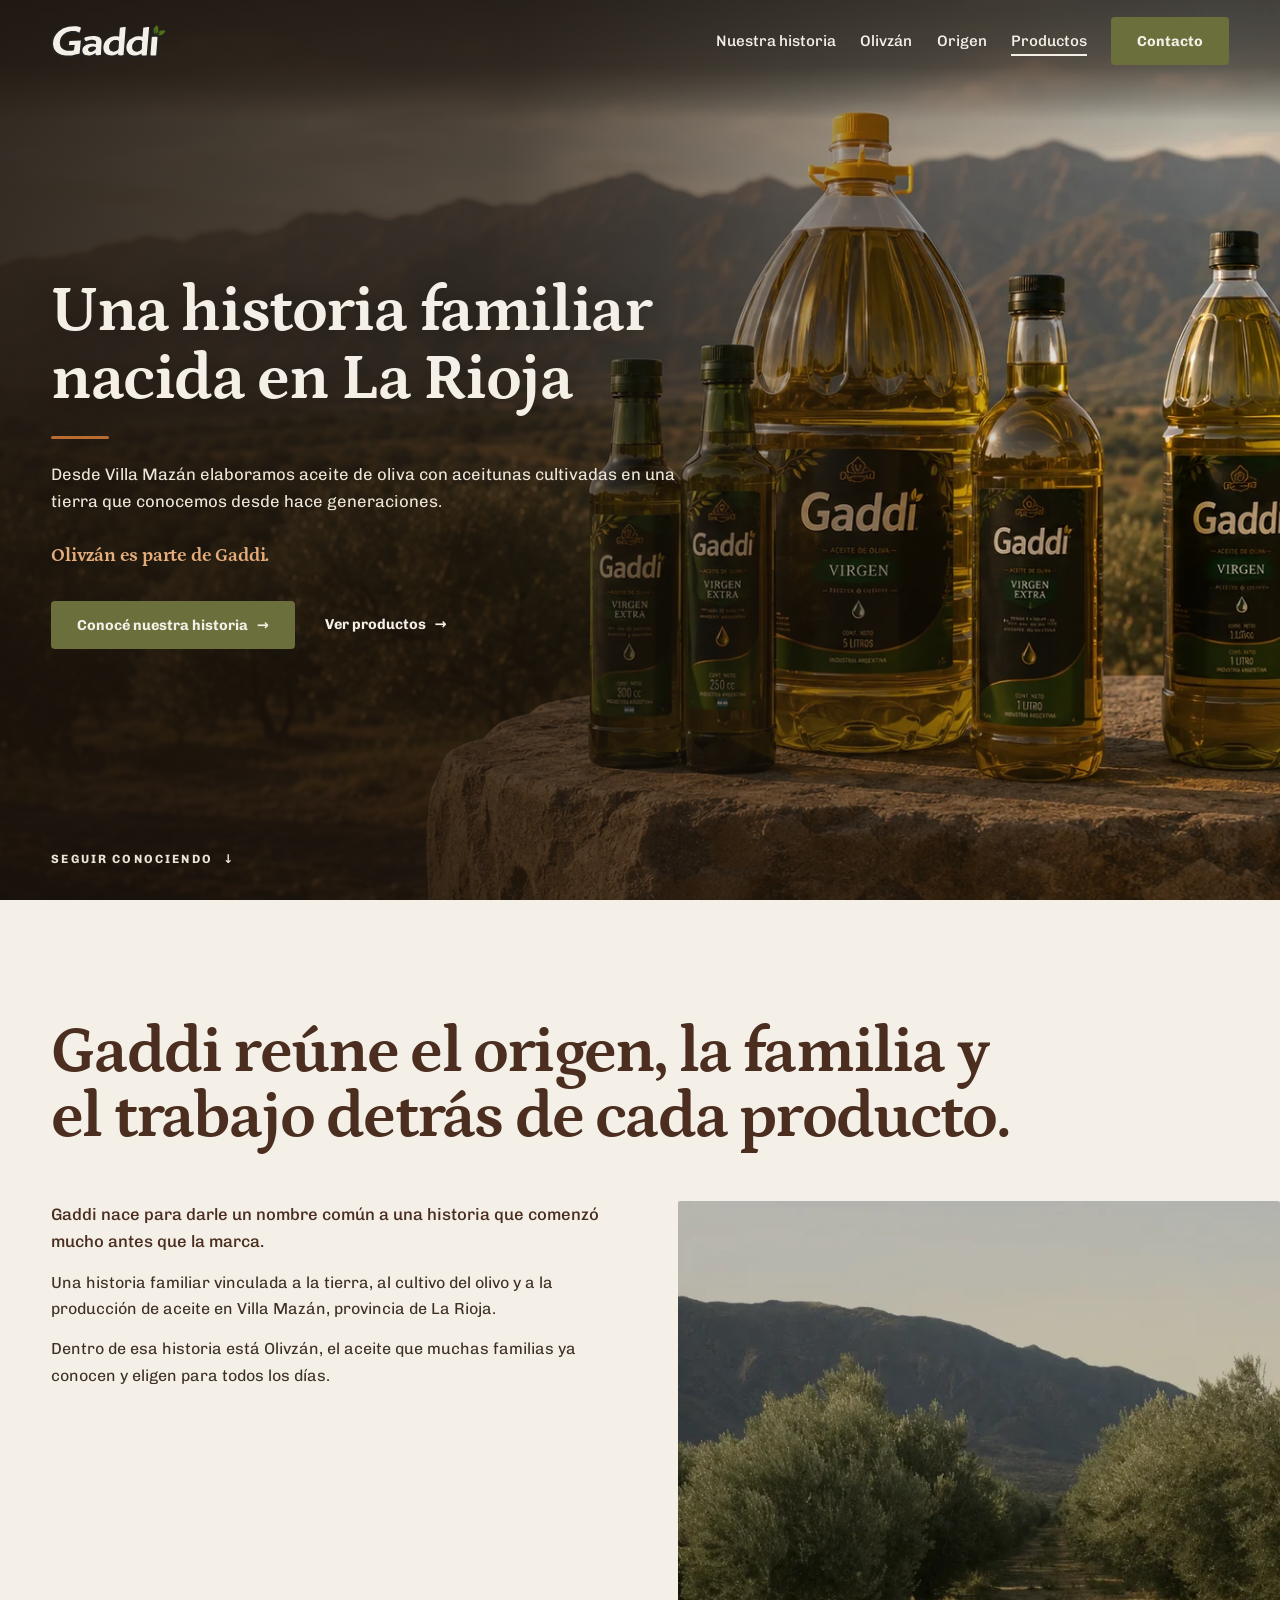
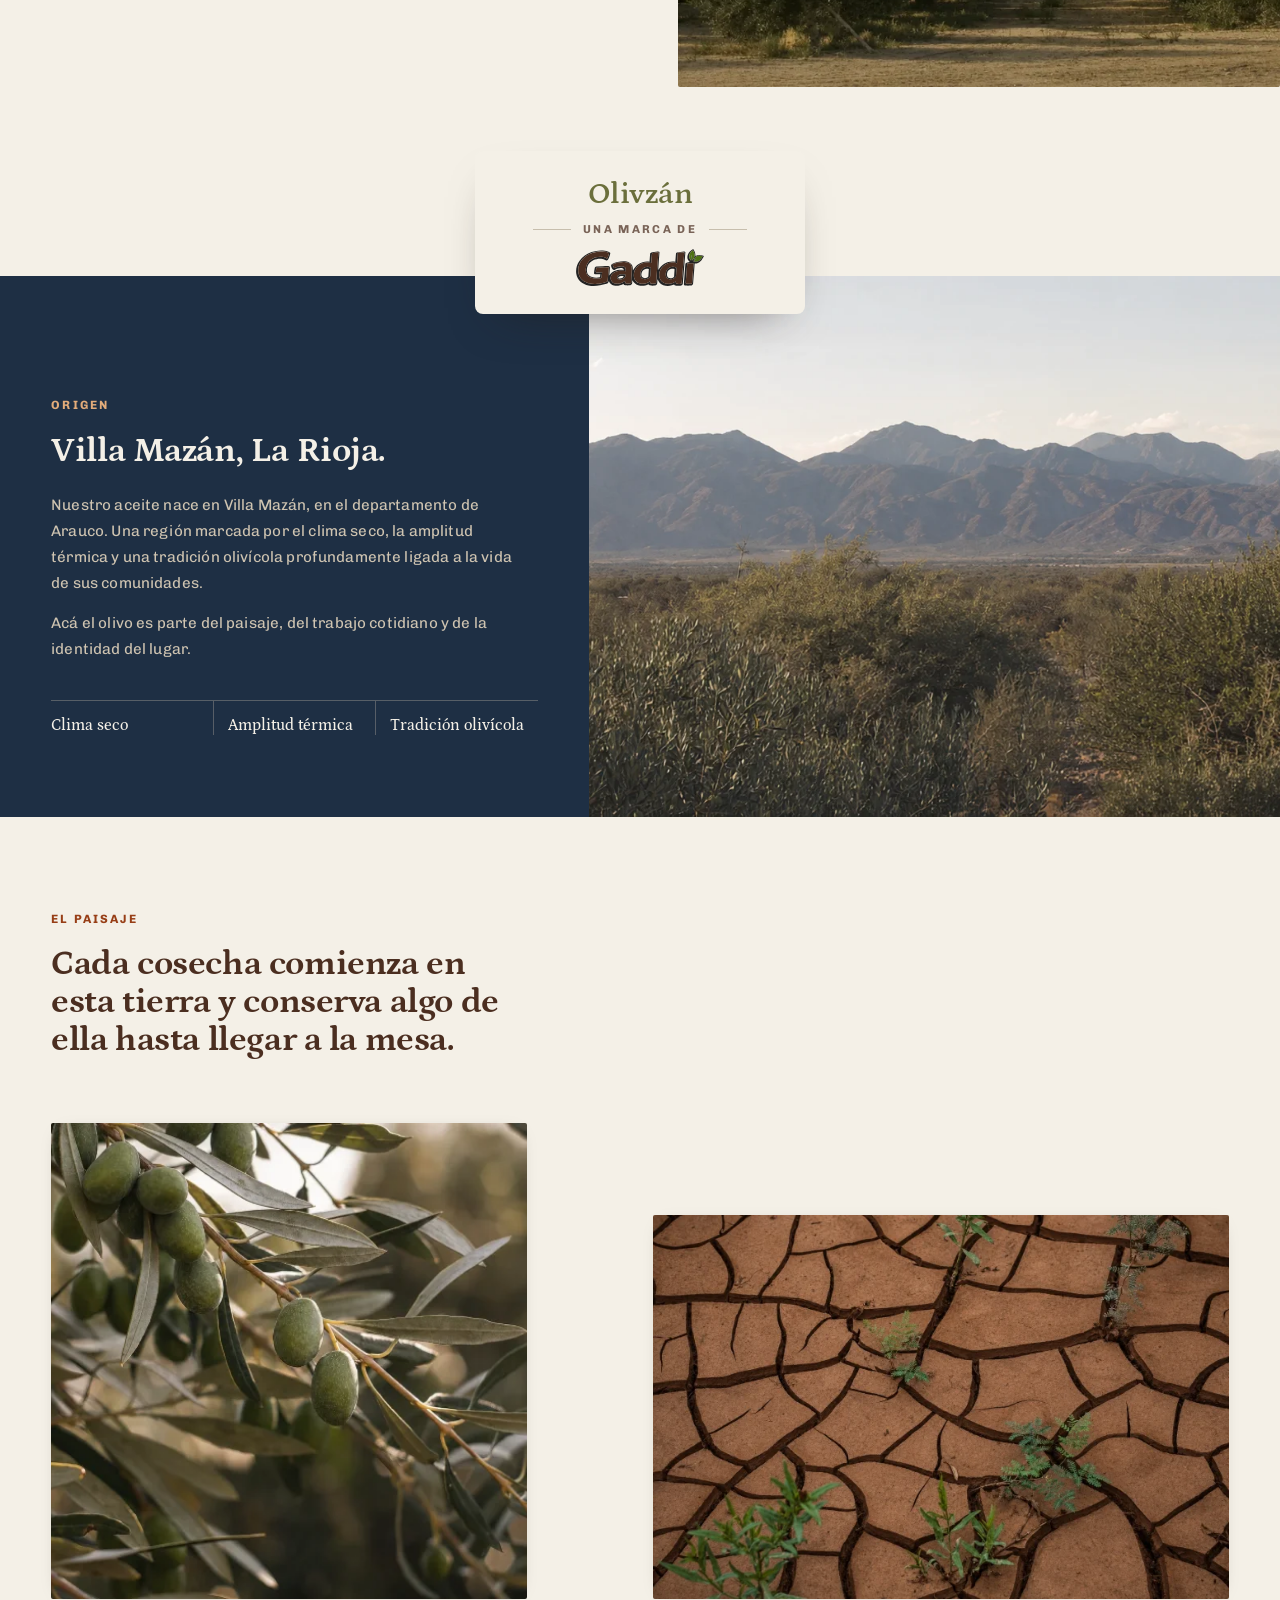
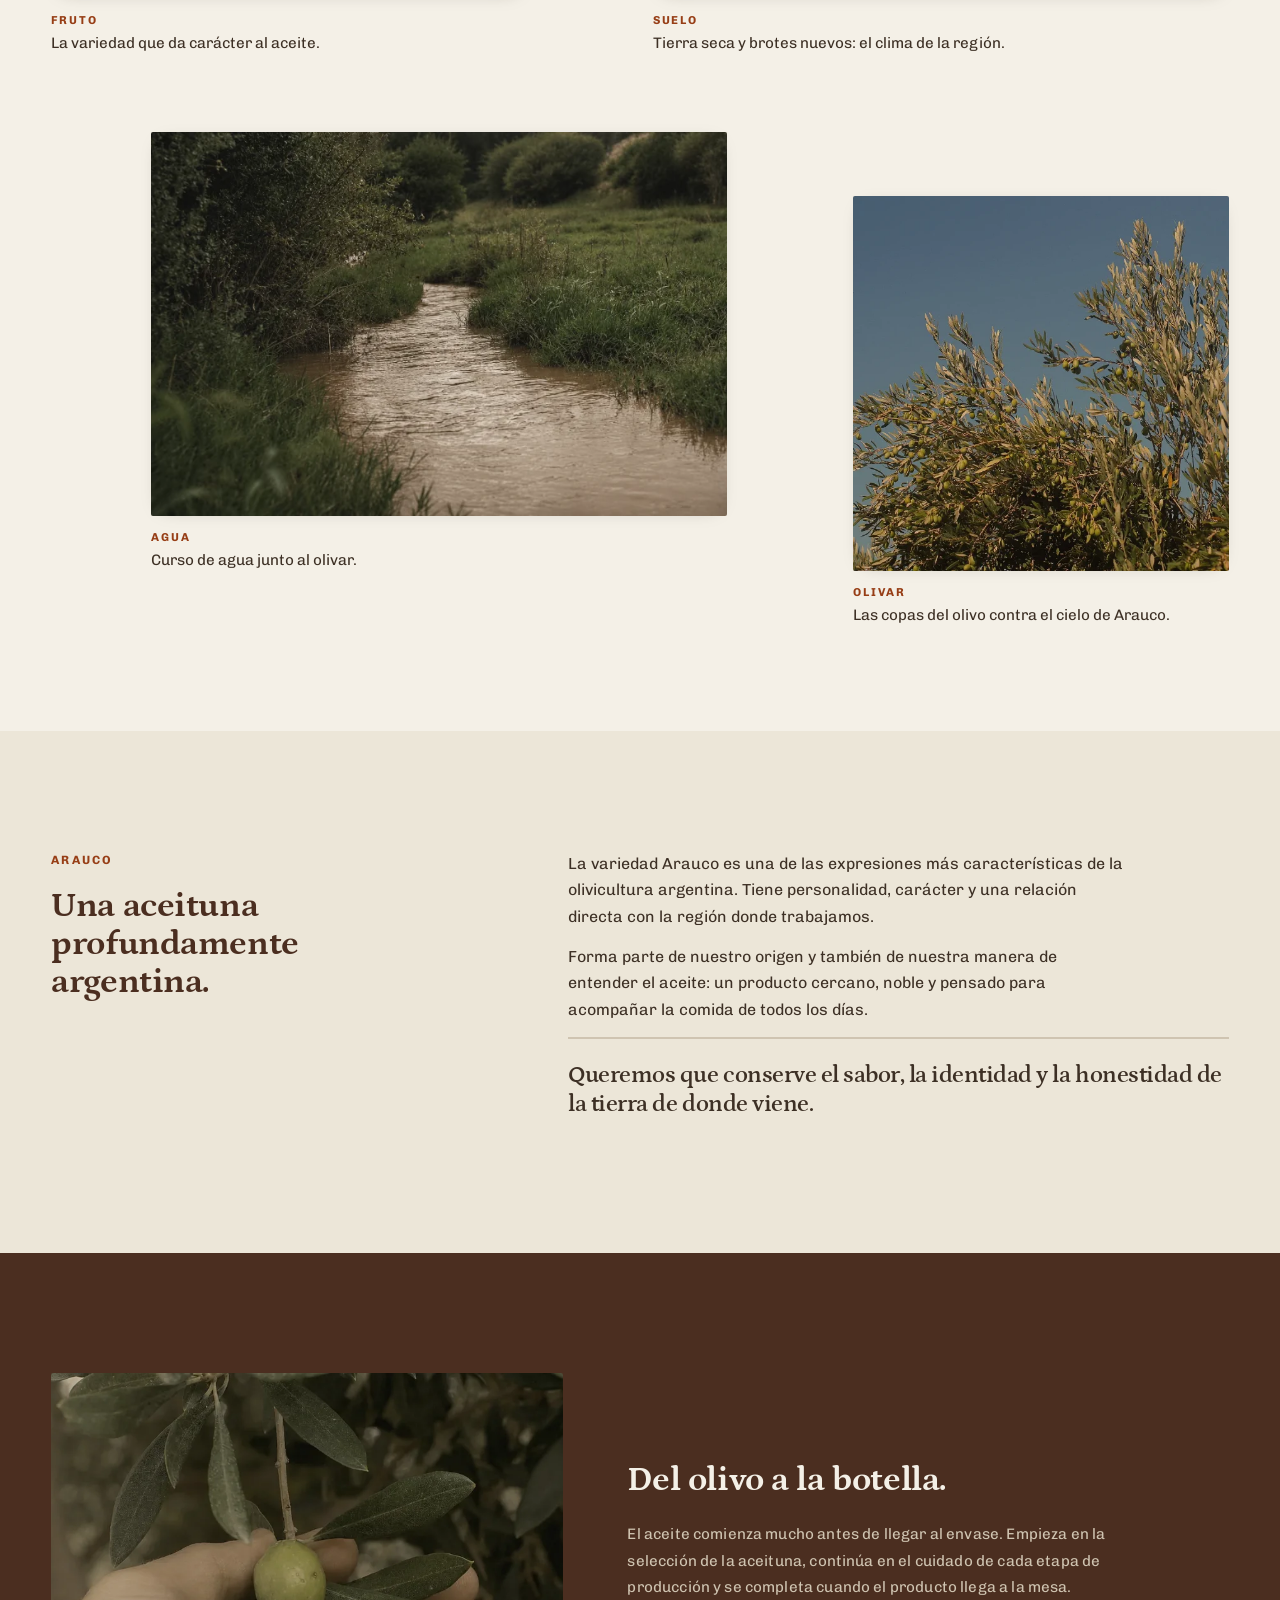
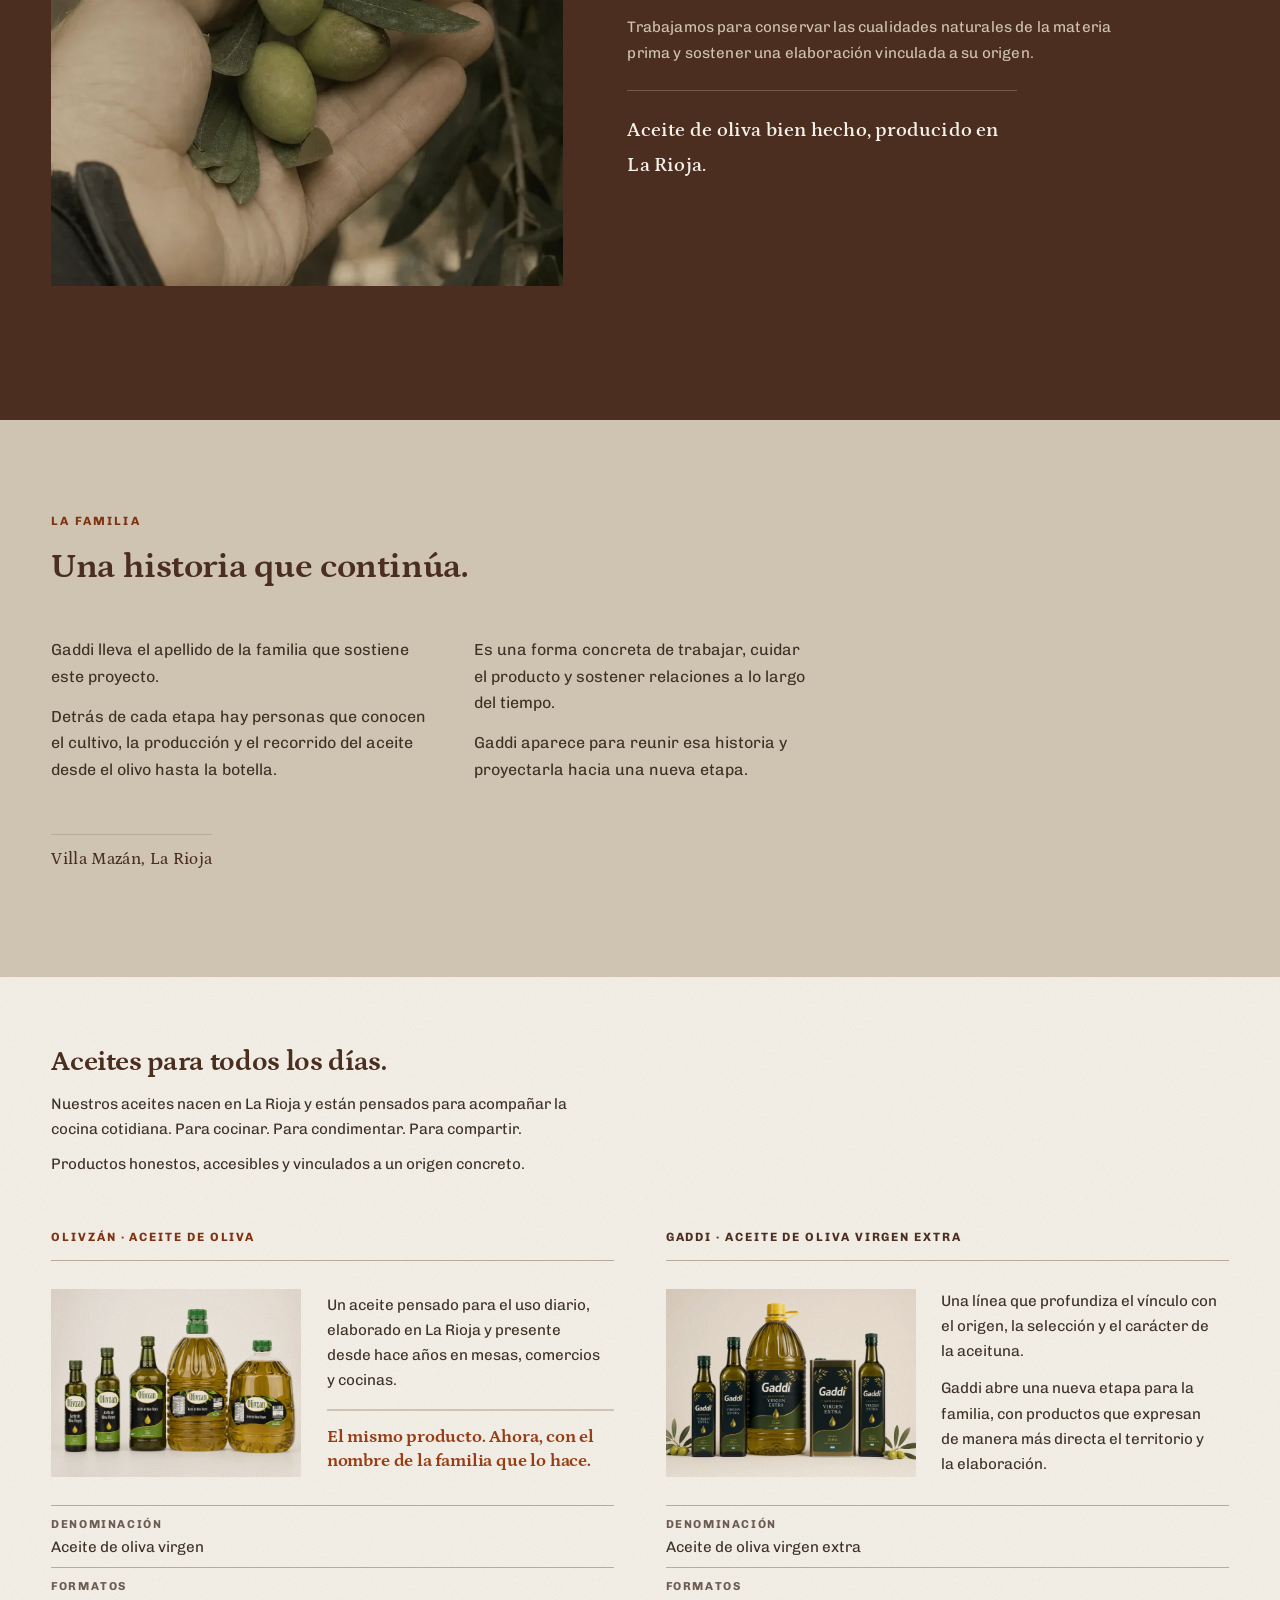
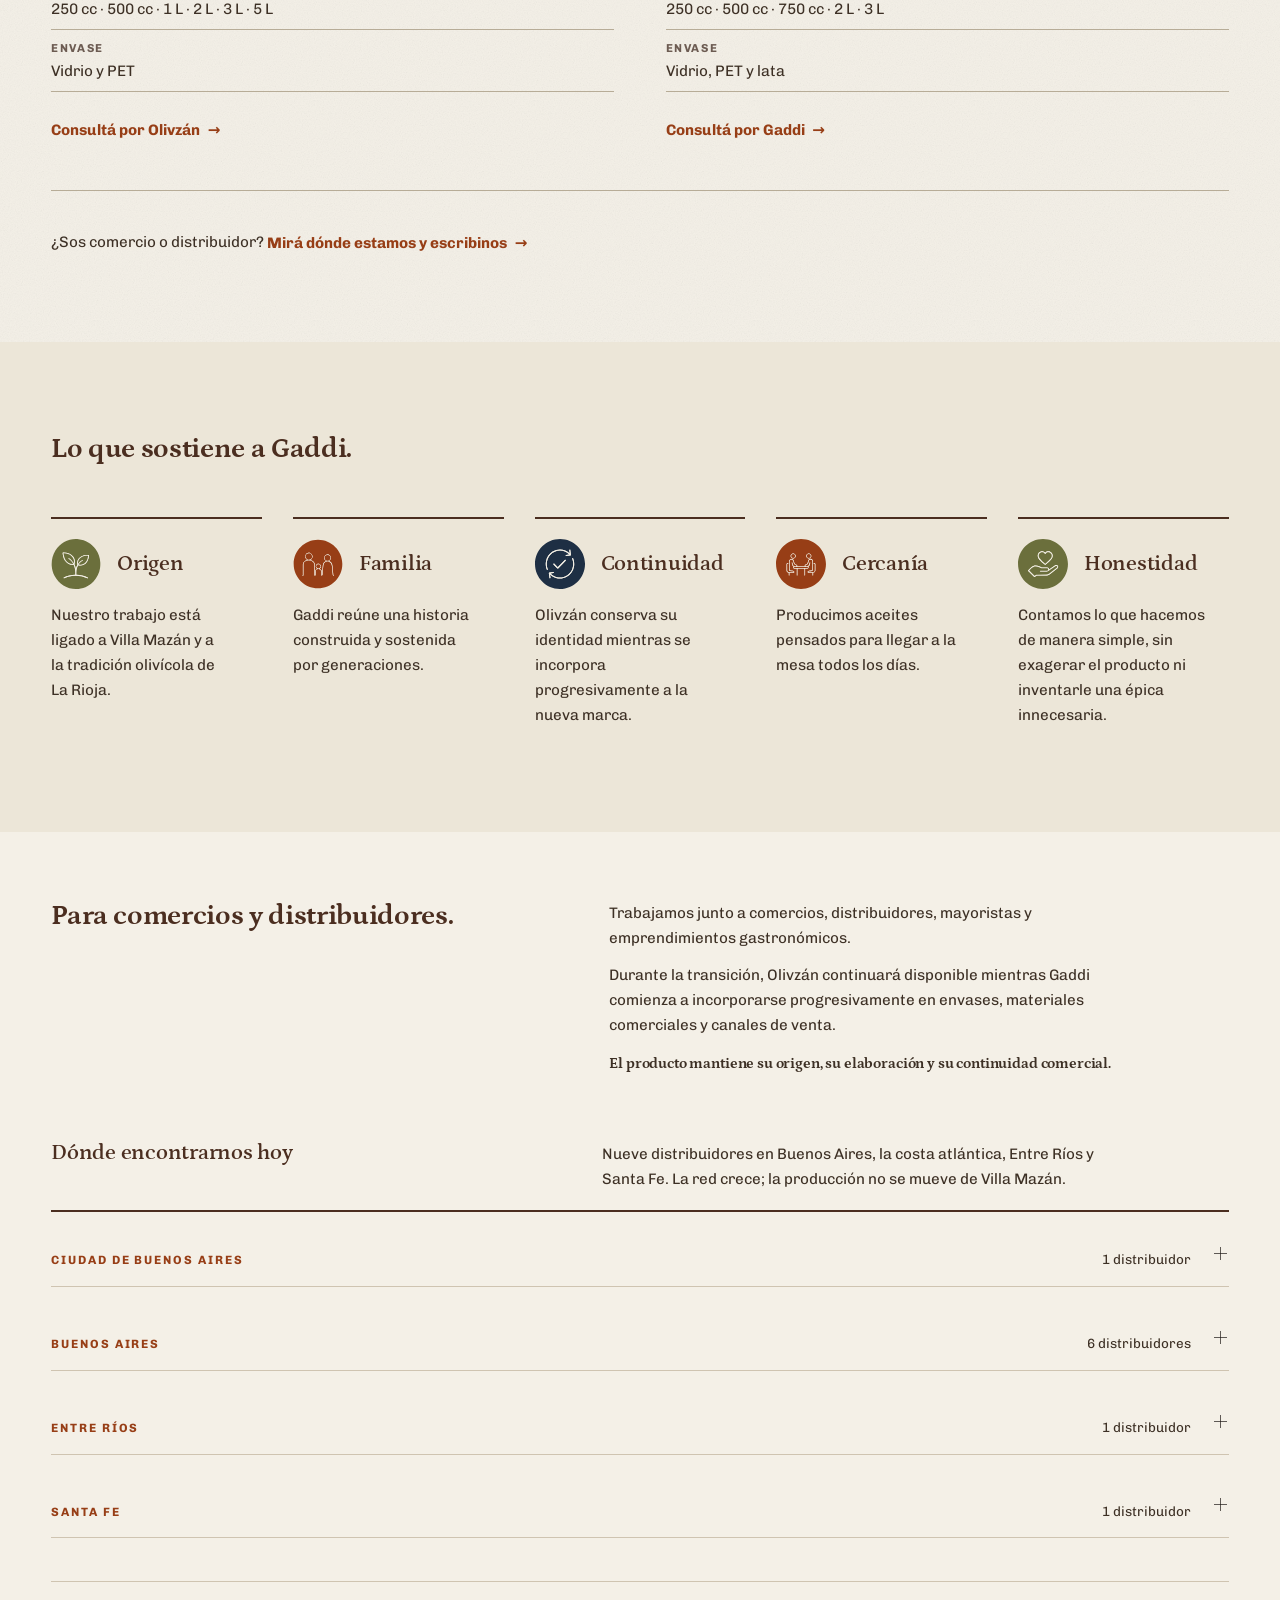
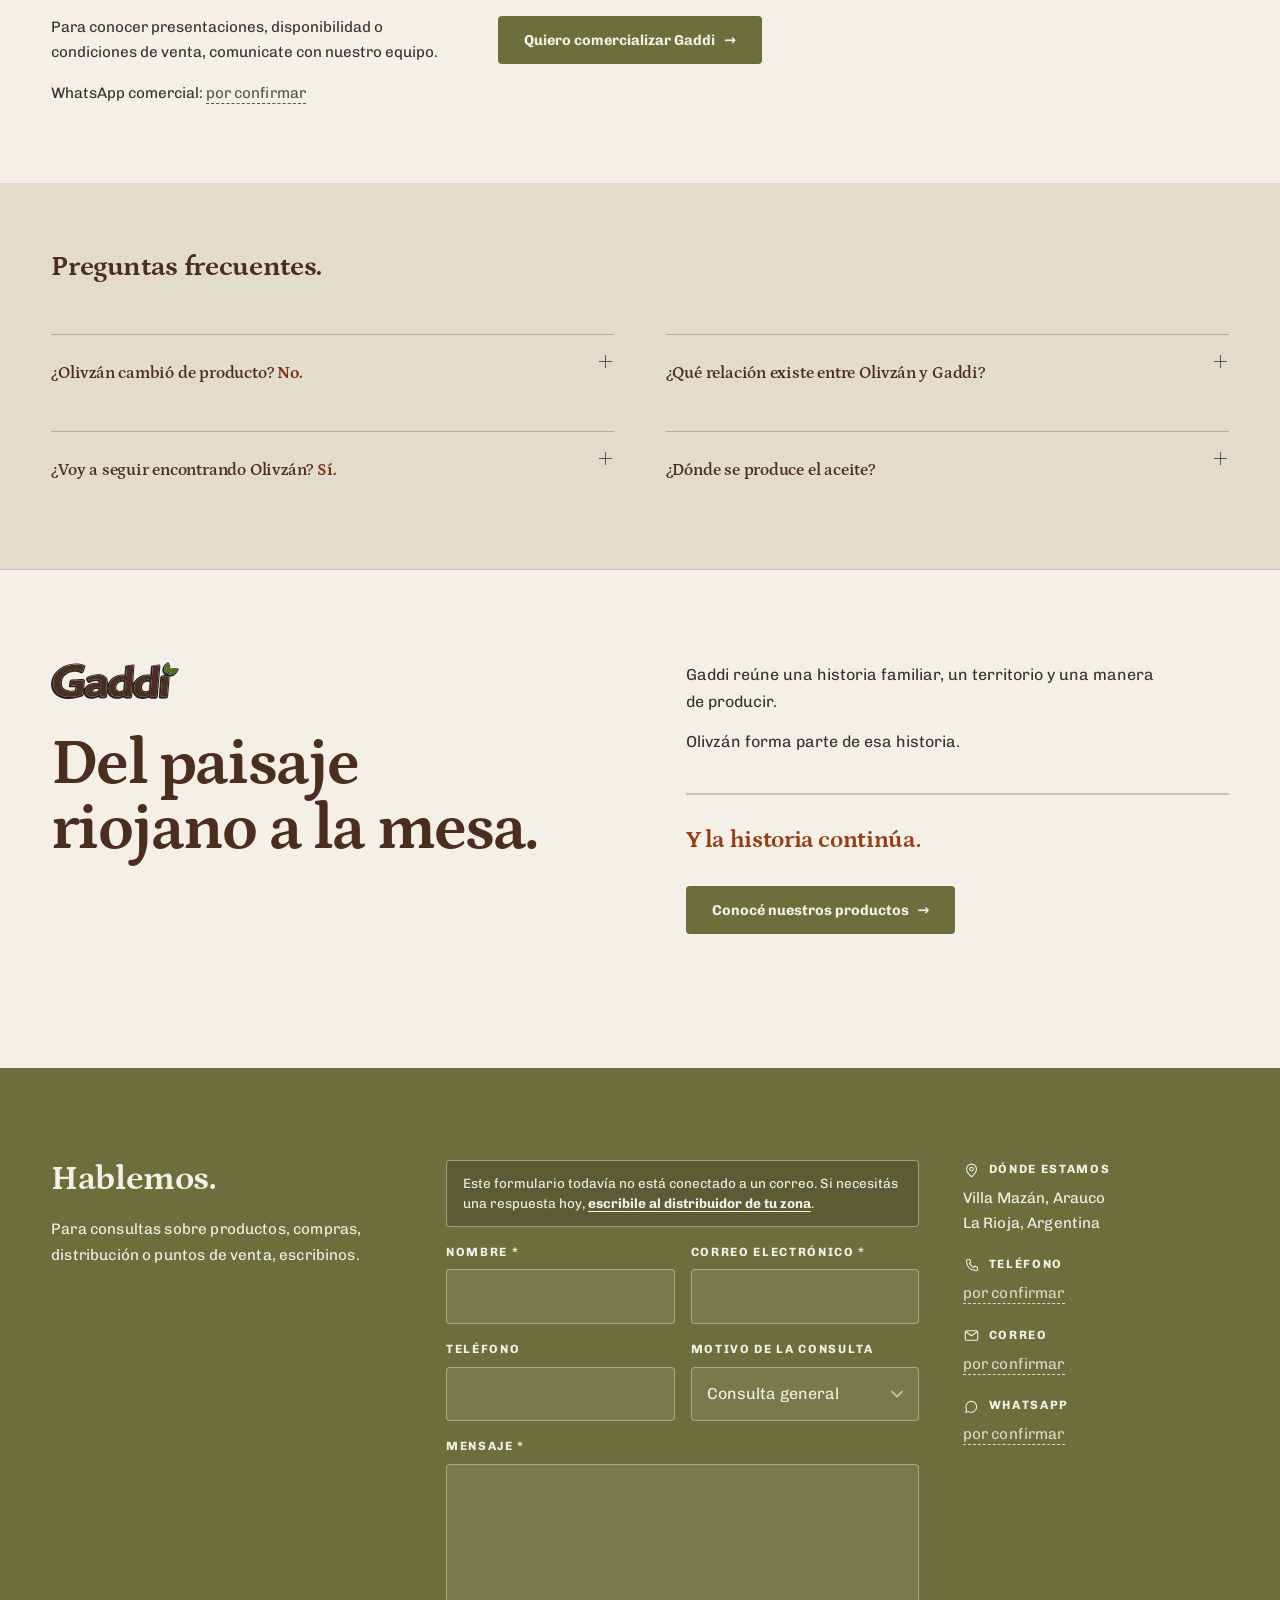
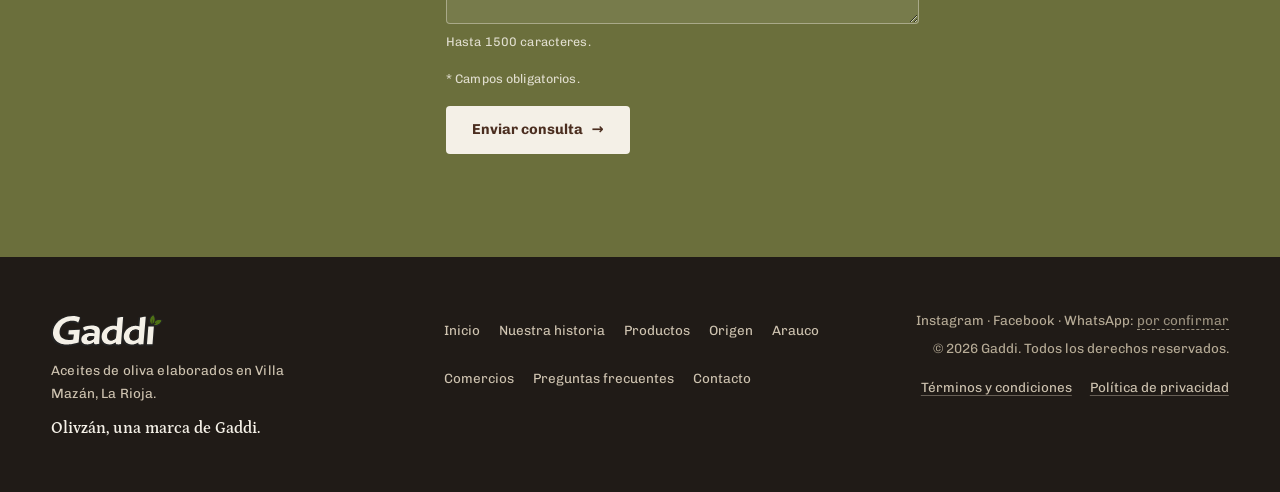
<file: index.html>
<!DOCTYPE html>
<html lang="es">
<head>
  <meta charset="UTF-8">
  <meta name="viewport" content="width=device-width, initial-scale=1.0">
  <title>Gaddi — Aceite de oliva de Villa Mazán, La Rioja · Olivzán es parte de Gaddi</title>
  <meta name="description" content="Aceite de oliva elaborado en Villa Mazán, Arauco, La Rioja. Gaddi reúne el origen, la familia y el trabajo detrás de cada producto. Olivzán es parte de Gaddi.">
  <!-- VISTA PREVIA. Quitar esta línea el día que el sitio salga a producción. -->
  <meta name="robots" content="noindex, nofollow">
  <meta name="theme-color" content="#F4F0E7">

  <!-- Vista previa de enlace. La imagen va en JPEG, no en WebP: varios
       clientes de mensajería no renderizan WebP en el preview y la miniatura
       queda vacía. 1200x630 es el tamaño canónico de Open Graph.
       La ruta es relativa: cuando haya dominio definitivo conviene pasarla a
       absoluta (https://…/assets/og/gaddi_preview.jpg), porque varios
       scrapers no resuelven rutas relativas. -->
  <meta property="og:type" content="website">
  <meta property="og:title" content="Olivzán es parte de Gaddi.">
  <meta property="og:description" content="Una historia familiar nacida en La Rioja. Aceites de oliva elaborados en Villa Mazán, Arauco.">
  <meta property="og:image" content="assets/og/gaddi_preview.jpg">
  <meta property="og:image:width" content="1200">
  <meta property="og:image:height" content="630">
  <meta name="twitter:card" content="summary_large_image">

  <!-- Petrona (titulares) + Chivo (texto/UI). Sin ejes italic: el énfasis va por peso, color o tracking. -->
  <link rel="preconnect" href="https://fonts.googleapis.com">
  <link rel="preconnect" href="https://fonts.gstatic.com" crossorigin>
  <link href="https://fonts.googleapis.com/css2?family=Petrona:wght@500;600;700&family=Chivo:wght@400;500;700&display=swap" rel="stylesheet">

  <!-- Las variantes del hero se regeneraron desde la fuente real.
       Había dos problemas encadenados. Uno: no existía variante por debajo de
       1600w, así que un teléfono de 390 px descargaba lo mismo que un escritorio.
       Dos, y peor: la fuente es `hero_botellas_gaddi.png`, de 1672x941, pero
       alguien había generado una variante de 2400w — resolución inventada, un
       agrandamiento de 1,44x guardado como si fuera detalle. En una pantalla
       retina el navegador elegía justo esa y la foto se veía blanda.
       Medido en bits por píxel, que es lo que delata la compresión: la de 2400
       daba 0,48 y la de 1600 daba 0,72 — por debajo de 0,8 una fotografía
       muestra bloques. Las nuevas dan 1,33 / 1,15 / 0,98, y la de 1672 pesa lo
       mismo que la falsa de 2400 (188 contra 189 KB) con el doble de calidad
       real. Ninguna variante supera el ancho nativo: pedir más resolución que
       la que tiene la fuente sólo agrega peso y borronea. -->
  <link rel="preload" as="image" href="assets/photos/hero_botellas_gaddi-1200.webp"
        imagesrcset="assets/photos/hero_botellas_gaddi-800.webp 800w, assets/photos/hero_botellas_gaddi-1200.webp 1200w, assets/photos/hero_botellas_gaddi-1672.webp 1672w"
        imagesizes="(max-width: 720px) 320vw, 100vw" fetchpriority="high">
  <!-- Baldosa de marca. El logotipo suelto se dibuja hueco sobre fondo claro,
       o sea invisible en una pestana clara, que es la de por defecto. -->
  <link rel="icon" href="assets/brand/gaddi_favicon.svg" type="image/svg+xml">
  <link rel="stylesheet" href="styles.css">
</head>
<body id="top">
  <a class="skip-link" href="#contenido">Saltar al contenido</a>

  <!-- Logotipo, versión corregida por el estudio (2026-07-28). Sale de
       `assets/brand/gaddi_logo_originalmarron.svg`, con la geometría intacta y
       una sola intervención de integración: el wordmark, que en el archivo es
       `#4b2e20`, pasa a `currentColor`. Eso es lo que le permite ir marfil
       sobre la fotografía del hero y marrón al despegarse, en la misma
       transición de 300 ms, sin duplicar el archivo.
       La hoja (`#4e7115`) y el contorno (`#232323`) quedan fijos a propósito:
       no deben cambiar con el fondo. El estudio entregó además una versión
       crema (`gaddi_logo_original.svg`), que queda como referencia: acá no hace
       falta porque el color lo decide el CSS. -->
  <svg class="sprite" aria-hidden="true" focusable="false" width="0" height="0"><symbol id="gaddi-mark" viewBox="0 0 1383.21 400.04"><path fill="#4e7115" d="M1307.29,107.78h-.02l-35.7,10.07c8.18-8.64,11.35-18.27,17.1-27.45.92-1.48,2.04-2.84,3.33-4.09,3.86-3.75,9.25-6.53,15.49-8.48,19.2-5.99,46.43-4.11,61.74,1.26-6.88,12.68-14.49,24.38-23.18,33.89-3.52,3.85-7.21,7.35-11.11,10.41-.72.56-1.45,1.12-2.18,1.65-.47.34-.94.68-1.43,1.02-.95.66-1.91,1.29-2.88,1.89-.98.61-1.97,1.19-2.97,1.75-1,.55-2.01,1.07-3.04,1.57-3.59,1.73-7.33,3.11-11.23,4.09-1.12.28-2.25.53-3.39.74-9.04,1.67-18.94,1.24-29.85-1.82-2.74-.77-5.56-1.71-8.45-2.83-.95-.37-1.92-.76-2.89-1.18l40.66-22.49Z"/> <path fill="#232323" d="M1291.73,74.62c26.12-13.53,63.55-10.67,91.23.14-20.01,43.43-48.35,84.18-100.12,82.41l-5.92,80.64-11.54,140.79c-4.14,9.56-11.94,16.41-23.38,16.92-20.78.94-41.09,1.63-60.23-.49-11.03-1.22-16.54-9.89-15.79-19.82l12.63-166.27,3.66-47.47c.7-9.03,13.21-14.76,20.92-16.03l26.29-4.34c-3.22-3.86-5.76-6.81-9.08-10.15-26.78-26.9-18.09-74.01,8.42-100.79,11.58-11.7,23.75-21.03,38.11-29.91,18.12,28.43,23.64,41.95,24.79,74.37h0ZM1369.23,79.09h0c-15.31-5.38-42.54-7.26-61.74-1.26-6.24,1.94-11.64,4.72-15.49,8.48-1.29,1.25-2.41,2.61-3.33,4.09h-.01c-5.75,9.18-8.92,18.81-17.1,27.45h0l35.7-10.07-40.64,22.49h-.01c.97.42,1.94.81,2.9,1.18,2.89,1.12,5.71,2.06,8.45,2.83,10.91,3.06,20.81,3.49,29.85,1.82,1.14-.21,2.27-.46,3.39-.74,3.9-.98,7.64-2.36,11.23-4.09,1.03-.49,2.04-1.02,3.04-1.57,1-.56,1.99-1.14,2.97-1.75.97-.6,1.94-1.24,2.88-1.89.49-.34.96-.68,1.43-1.02.74-.54,1.46-1.09,2.18-1.65,3.9-3.06,7.59-6.56,11.11-10.41,8.69-9.51,16.3-21.21,23.18-33.89ZM1254.27,123.76c25.35-19.45,32.8-51.76,23.71-80.18-1.48-4.64-3.4-9.17-5.75-13.52-1.05-1.95-2.09-3.72-3.06-5.56-.26-.48-.5-.96-.75-1.45-.6-1.19-1.17-2.44-1.71-3.8-.27-.68-.53-1.39-.78-2.13-.13-.38-.25-.76-.37-1.15s-.23-.8-.35-1.21h0c-.92.51-1.83,1.04-2.73,1.59-1.79,1.09-3.54,2.23-5.23,3.42s-3.34,2.43-4.92,3.72c-.8.64-1.58,1.3-2.35,1.97-1.54,1.33-3.02,2.73-4.44,4.17-.35.36-.7.72-1.06,1.09-.7.73-1.38,1.47-2.05,2.22-.32.38-.66.76-.99,1.15-.99,1.15-1.94,2.32-2.85,3.53-2.75,3.62-5.2,7.48-7.32,11.58-7.51,14.55-9.18,30.72-5.24,45.58.01,0,.01,0,.01.02.3,1.15.63,2.29,1.01,3.42.24.73.49,1.44.75,2.16.36.97.74,1.92,1.14,2.87.47,1.1.98,2.2,1.52,3.28,3.02,6.06,7.09,11.72,12.19,16.75.72.72,1.48,1.43,2.26,2.13h0c.14-4.27.28-8.45.45-12.57h0c.23-5.49.53-10.85.97-16.12.34-3.96.76-7.86,1.32-11.73.09-.65.19-1.29.29-1.94-.01-.01-.01-.02,0-.03,1.09-7.06,2.63-14.01,4.85-20.92l1.48,61.65s.01-.01.01-.01v.02ZM1254.94,364.66l15.81-210.94c-7.24-.31-14.43-.49-21.57-.51h-.05c-2.77,0-5.53.02-8.29.06-12.86.22-25.58,1.01-38.21,2.59l-16.29,207.09c-.3,2.73-.47,6.89.56,8.32,1.02,1.43,4.59,3.38,6.61,3.47,6.15.27,54.45,2.44,60.32-2.21.36-.28.57-.59.59-.92l.52-6.95Z"/> <path fill="#4e7115" d="M1332.76,125.04c.73-.53,1.46-1.09,2.18-1.65-.72.56-1.44,1.11-2.18,1.65Z"/> <path fill="#4e7115" d="M1328.45,127.95c.97-.6,1.93-1.23,2.88-1.89-.94.65-1.91,1.29-2.88,1.89Z"/> <path fill="#4e7115" d="M1322.44,131.27c1.03-.5,2.04-1.02,3.04-1.57-1,.55-2.01,1.08-3.04,1.57Z"/> <path fill="#4e7115" d="M1307.82,136.1c1.14-.21,2.27-.46,3.39-.74-1.12.28-2.25.53-3.39.74Z"/> <polygon fill="#4e7115" points="1307.29 107.78 1266.63 130.27 1307.27 107.78 1307.29 107.78"/> <path fill="#4e7115" d="M1277.98,43.58c9.08,28.41,1.64,60.71-23.71,80.16l-1.48-61.67s-.01.02-.01.03v-.04c-2.22,6.92-3.76,13.88-4.85,20.96-.01.01-.01.02,0,.03-.11.65-.2,1.3-.29,1.94-.56,3.87-.98,7.77-1.32,11.73-.44,5.27-.74,10.63-.97,16.11h0c-.18,4.12-.32,8.3-.46,12.56-.77-.69-1.52-1.39-2.25-2.11-5.1-5.03-9.17-10.69-12.19-16.75-.54-1.08-1.05-2.18-1.52-3.28-.4-.95-.78-1.91-1.14-2.87-.26-.72-.51-1.43-.75-2.16-.37-1.13-.71-2.27-1.01-3.42,0-.01,0-.02-.01-.02-3.92-14.86-2.25-31.03,5.25-45.56,2.12-4.11,4.57-7.98,7.31-11.6.92-1.2,1.87-2.38,2.85-3.53.33-.39.67-.77.99-1.15.68-.76,1.36-1.5,2.05-2.22.36-.37.71-.73,1.06-1.09,1.42-1.44,2.91-2.83,4.44-4.17.77-.67,1.55-1.32,2.35-1.97,1.58-1.29,3.23-2.53,4.92-3.72s3.44-2.33,5.23-3.42c.9-.54,1.81-1.07,2.73-1.59.12.41.23.82.36,1.21.12.39.24.77.37,1.15.25.74.51,1.45.78,2.13.54,1.36,1.11,2.61,1.71,3.8.24.49.49.97.75,1.45.97,1.84,2.01,3.61,3.06,5.56,2.35,4.35,4.27,8.88,5.75,13.52Z"/> <path fill="currentColor" d="M1270.75,153.72l-15.81,210.94-.52,6.95c-.02.33-.23.64-.59.92-5.87,4.65-54.17,2.48-60.32,2.21-2.02-.09-5.59-2.04-6.61-3.47-1.03-1.43-.86-5.59-.56-8.32l16.29-207.09c12.63-1.58,25.35-2.37,38.21-2.59,2.76-.04,5.52-.06,8.29-.06h.05c7.14.02,14.33.2,21.57.51Z"/> <path fill="#232323" d="M340.76,351.8l14.56-155.69h0s-136.17,5.79-136.17,5.79h0s-5.39,40.11-5.39,40.11c0,.05.01.11.01.16.03.58.07,1.22.13,1.9.03.33.06.67.1,1.02.14,1.2.34,2.43.67,3.46.14.44.3.85.48,1.2.19.37.4.68.65.93.07.08.16.16.25.22,1.45,1.02,5.82,2.72,7.87,2.67l58.75-1.51-8.57,61.66c-42.8,9.69-99.59,12.11-135.84-15.59-3.14-2.4-6.12-5.03-8.93-7.89-2.41-2.46-4.69-5.09-6.81-7.9-1.06-1.41-2.09-2.86-3.09-4.36-10.69-16.2-14.33-34.67-14.38-54.01-.01-2.77.06-5.55.19-8.34,1.41-30.13,13.12-58.15,32.7-80.35.84-.94,1.69-1.87,2.55-2.79.85-.92,1.73-1.83,2.62-2.73,5.79-5.86,12.16-11.24,19.07-16.08,6.36-4.45,13-8.41,19.87-11.88,1.96-.99,3.95-1.94,5.94-2.85,2-.91,4.01-1.78,6.04-2.61,1.02-.42,2.04-.83,3.06-1.22,2.05-.79,4.11-1.54,6.18-2.25,4.15-1.42,8.35-2.68,12.59-3.79h0c26.96-7.01,55.64-7.62,83.13-1.96,1.75.36,3.45.78,5.1,1.25,1.65.48,3.25,1.01,4.82,1.59.79.29,1.56.6,2.33.91.77.32,1.53.65,2.29.99.37.17.75.34,1.12.52,2.62,1.24,5.17,2.61,7.72,4.11,2.17,1.29,4.34,2.66,6.53,4.11,2.2,1.45,4.41,2.98,6.69,4.57h0c10.15-19.32,17.3-39.16,22.13-60.88-7.66-4.2-15.98-7.61-24.77-10.31-1.52-.48-3.05-.92-4.59-1.35-2.62-.71-5.28-1.38-7.98-1.98-1.62-.37-3.25-.71-4.89-1.02-1.22-.24-2.45-.47-3.69-.69-1.58-.28-3.18-.54-4.78-.77-.26-.04-.52-.08-.77-.12-52.32-7.63-113.84,4.02-155.76,23.19-5.73,2.62-11.35,5.44-16.82,8.46-1.1.61-2.19,1.22-3.27,1.83-3.25,1.85-6.46,3.77-9.6,5.76-2.1,1.33-4.18,2.68-6.23,4.06-5.12,3.45-10.09,7.09-14.89,10.9-.96.76-1.91,1.53-2.85,2.3-1.89,1.55-3.76,3.12-5.59,4.73C49.78,125.51,23.22,175.17,23.49,231.23c.02,4.26.2,8.56.53,12.9.23,2.89.52,5.79.89,8.71.56,4.38,1.27,8.8,2.16,13.24,10.83,54.27,56.16,91.59,108.25,104.19,1.68.41,3.37.79,5.06,1.15,20.44,4.64,40.34,6.07,61.1,6.04,4.79,0,9.63-.09,14.53-.23,6.7-.55,13.36-1.21,19.99-1.99,7.95-.94,15.85-2.04,23.7-3.33,19.64-3.21,38.99-7.51,58.15-12.98,2.56-.73,5.11-1.48,7.66-2.25s5.09-1.56,7.63-2.38c2.54-.81,5.08-1.65,7.62-2.5ZM1166.69,25.87c5.13-.36,16.67,2.98,16.09,9.97l-27.36,330.73c-1.15,13.97-5.53,23.97-20.17,27.7-15.18,3.86-67.43,11.1-74.82-10.15l-23.83,8.18c-30.31,10.4-63.43,9.84-93.03-1.54-30.18-11.6-49.61-33.4-61.75-64.77-6.41,24.36,6.62,64.55-28.2,68.89-12.1,1.5-66.16,5.81-70.58-13-34.25,17.51-73.68,21.73-110.87,10-28.24-8.91-48.07-28.16-63.1-54.2-1.45,8.75-2.03,16.97-1.61,25.43,1.8,36.65-46.69,30.34-74.61,29.5-9.54-.29-16.66-4.99-20.83-13.96-52.09,26.42-131.27,33.61-157.47-32.07-3.39,16-10.54,26.13-25.02,30.06-65.19,17.69-128.28,31.11-195.72,17.71-31.52-6.26-60.8-20.22-85.07-40.7-26.32-22.21-41.3-51.9-46.34-85.34-7.55-50.11,5.05-97.59,33.91-138.61,32.78-46.56,78.26-79.92,132.88-97.57,46.2-14.92,94.45-20.34,142.51-12.64,21.48,3.44,41.45,9.7,58.99,22.71-3.73,27.05-12.46,51.4-25.99,74.41-3.74,6.36-17.73,9.98-23.92,6.38-15.49-9.01-30.32-15.91-48.72-17.34-52.41-4.08-114.65,18.47-140.75,65.29-16.96,30.41-21.05,82.98,1.25,107.23,31.53,34.29,81.83,34.42,125.89,28.58l4.24-33.32-53.89-.57c-6.11-.06-15.35-5.29-14.67-12.31,1.9-19.58,4.02-38.89,8.45-58.17,2.05-8.93,15.68-12.29,23.35-12.69l64.41-3.4c19.76-1.05,39.1-1.77,58.64-1.37,11.28.23,18.21,10.19,17.39,20.53l-6.4,81.05c34.71-54.28,92.79-66.91,154.79-60.52.2-7.94-5.07-14.06-12.23-16.46-28.91-9.69-56.65,2.12-82.28,15.05-21.59,10.89-36.02-22.46-40.58-39.09-2.52-9.22.25-20.24,9.99-24.39,39.42-16.79,80.89-26.71,123.99-27.3,42.02-.57,96.88,19.6,99.54,69.82l1.58,29.85c32.82-64.35,105.46-108.47,179.82-95.17l6.63-90.41c.32-4.37,9.23-7.88,13.34-10.29,18.92-2.62,78.4-20.83,87.93-3.52l-7.51,102.08-5.91,91.16c38.7-65.2,109.76-102.41,184.46-89.16l6.86-83.39c.67-8.1,2.43-15.37,12.07-17.46,24.43-5.31,48.89-9.67,74.22-11.45v.02ZM1150.49,268.4l20.64-233.92h-.04c-12.27.65-24,1.99-35.56,3.72-2.88.43-5.75.89-8.61,1.37-1.45.25-2.89.49-4.34.74-2.86.5-5.72,1.01-8.58,1.55h-.03c-4.31.79-8.63,1.62-12.98,2.47l-9.28,109.14c-3.91-1.15-7.83-2.16-11.76-3.02-.99-.21-1.97-.42-2.95-.62-1.97-.4-3.93-.75-5.9-1.08-1.97-.32-3.94-.6-5.9-.86-1.97-.25-3.93-.46-5.9-.64-5.34-.48-10.67-.7-15.97-.66-2.25.02-4.5.08-6.74.2-1.5.07-2.99.17-4.47.29-1.49.12-2.97.25-4.45.41-2.22.24-4.42.52-6.62.86-2.94.45-5.85.97-8.75,1.58-1.44.31-2.88.63-4.31.98-1.44.34-2.86.71-4.28,1.1-.72.2-1.43.4-2.14.6-2.12.61-4.22,1.27-6.31,1.97l-2.1.72c-1.38.49-2.76,1-4.13,1.54-18.52,7.17-35.62,18.06-50.26,32.51-6.51,6.41-12.53,13.54-17.98,21.36-15.65,22.18-22.16,47.15-21.78,74.09.36,25.03,10.14,47.69,26.53,64.19.88.9,1.79,1.77,2.71,2.63,2.31,2.13,4.74,4.16,7.28,6.06,1.01.77,2.04,1.5,3.09,2.22h.01c1.04.72,2.11,1.42,3.19,2.1.55.33,1.1.67,1.65,1,1.09.66,2.21,1.29,3.34,1.9h0c1.13.61,2.27,1.2,3.44,1.77.59.28,1.18.56,1.77.83,1.17.55,2.37,1.07,3.58,1.57,0-.01,0,0,0,0,1.2.5,2.43.97,3.67,1.42h0c.62.23,1.25.45,1.88.66,3.14,1.06,6.37,1.97,9.68,2.72,5.14,1.16,10.12,2.01,14.98,2.58,1.82.21,3.62.38,5.41.51h.01c4.74.35,9.36.41,13.89.21,2.86-.13,5.69-.36,8.48-.69.31-.04.62-.09.92-.13.8-.1,1.6-.2,2.39-.32,6.54-.98,12.92-2.52,19.21-4.58,1.89-.62,3.77-1.28,5.64-1.99.63-.24,1.25-.48,1.87-.72,3.75-1.48,7.47-3.13,11.19-4.95.62-.3,1.24-.61,1.86-.92,1.23-.62,2.47-1.27,3.71-1.93,5.58-2.97,11.17-6.31,16.82-9.97l3.96,19.49c.19.91.68,1.7,1.45,2.4h0c.19.19.39.35.61.51.78.57,1.76,1.08,2.9,1.51.32.13.65.25,1,.36,2.29.74,5.1,1.27,8.24,1.61,1.29.14,2.63.25,4.01.33,10.15.6,22.53-.31,31.63-1.69.01,0,.02-.01.03,0,.74-.11,1.46-.22,2.15-.35.37-.06.72-.13,1.07-.18,1.69-.3,3.2-.62,4.5-.95.01,0,.01-.01.02,0,.52-.13,1-.26,1.44-.39.45-.13.86-.26,1.23-.39.19-.06.37-.13.54-.2l8.44-104.63h.02ZM883.2,134.5l7.81-98.89-24.01,1.28h0l-45.46,8.73h-.01s-8.52,106.88-8.52,106.88c-24.29-6.81-49.05-7.69-72.44-3.16-3.85.74-7.66,1.63-11.43,2.67-1.5.41-2.99.84-4.48,1.3,0,0-.01.01-.02.01-1.16.36-2.31.73-3.46,1.12-7.1,2.38-14.01,5.29-20.67,8.7-.89.46-1.78.93-2.66,1.4-.54.3-1.07.59-1.61.89-1.06.58-2.11,1.18-3.16,1.8s-2.09,1.25-3.12,1.89-2.06,1.29-3.07,1.96c-1.23.81-2.45,1.64-3.65,2.49-1.8,1.25-3.56,2.55-5.3,3.89-.97.75-1.93,1.51-2.89,2.28-.95.77-1.89,1.55-2.83,2.35-1.4,1.2-2.79,2.43-4.15,3.68-.91.84-1.8,1.69-2.69,2.55-.45.43-.89.86-1.33,1.3-1.57,1.56-3.11,3.16-4.61,4.79-1.16,1.26-2.29,2.54-3.4,3.85-3.25,3.78-6.33,7.75-9.22,11.92-4.97,7.15-8.96,14.47-12.12,21.99-2.51,6.01-4.49,12.15-5.98,18.45,0,.01-.01.02-.01.02-.38,1.56-.72,3.14-1.03,4.73-1.91,9.56-2.78,19.47-2.85,29.79-.26,39.72,22,73.47,60.08,85.55,30.02,9.52,61.3,7.23,89.21-6.07,1.57-.76,3.13-1.54,4.69-2.36,1.55-.81,3.08-1.66,4.6-2.55,5.34-3.11,10.53-6.64,15.53-10.59,4.63,8.5-.39,22.99,11.57,25.2,18.43,3.41,36.33,2.19,54.53-2.95h0s.01-.01.01-.01l8.32-107.68,9.84-129.2ZM603.02,219.01c.64-11.28-.75-23.57-4.6-34.07-13.77-37.56-64.29-44.98-99.23-42.73-18.02,1.16-35.61,3.56-52.86,7.57-17.25,4.02-34.16,9.67-50.85,17.34t-.02.01c3.67,12.91,11.42,36.68,22.88,39.7.54.14,1.7-.35,3.47-1.27,2.12-1.09,5.12-2.79,8.98-4.74,13.45-6.8,37.26-16.54,70.19-13.52,12.3,1.12,25.25,6.05,31.77,16.54,6.75,10.85,5.8,24.25,3.56,36.48-40.98-8.5-96.67-8.05-132.14,18.08-8.2,6.04-15.31,13.44-20.92,22.42-10,16.01-12.04,36.26-5.45,55.1,7.63,21.79,26.98,34.69,48.79,38.3,32.04,5.31,63.23-3.02,90.79-19.76,3.94-2.38,7.8-4.94,11.58-7.66l5.39,22.94c21.15,4.92,42.06,4.79,61.53-2.01h0s.01-.01.02-.01c-.08-16.06.42-30.63,1.31-46.29l5.8-102.42h.01Z"/> <path fill="currentColor" d="M1171.09,34.48l-20.64,233.92-8.44,104.63c-.16.06-.34.13-.52.2-.37.13-.78.26-1.23.39s-.93.26-1.44.39c0-.01,0,0-.02,0-1.3.32-2.81.64-4.5.95-.35.05-.7.12-1.07.18-.69.11-1.41.23-2.15.35-.01-.01-.02,0-.03,0-9.09,1.37-21.47,2.28-31.63,1.69-1.38-.08-2.72-.19-4.01-.33-3.14-.34-5.95-.87-8.24-1.61-.34-.12-.68-.24-1-.36-1.14-.43-2.12-.94-2.9-1.51-.22-.17-.42-.33-.61-.51h0c-.75-.7-1.25-1.5-1.43-2.4l-3.96-19.5s-.01,0-.02.01h0c-5.65,3.65-11.24,6.99-16.82,9.97-1.24.66-2.48,1.3-3.71,1.93-.62.31-1.24.62-1.86.92-3.72,1.82-7.44,3.47-11.19,4.95-.62.24-1.24.48-1.87.72-1.87.71-3.75,1.37-5.64,1.99-6.29,2.06-12.67,3.6-19.21,4.58-.79.12-1.59.22-2.39.32-.3.04-.61.09-.92.13-2.79.33-5.62.56-8.48.69-4.53.2-9.15.13-13.89-.21h-.01c-1.79-.13-3.59-.3-5.41-.51-4.86-.57-9.84-1.42-14.98-2.58-3.31-.75-6.54-1.66-9.68-2.72-.63-.22-1.25-.44-1.88-.66h0c-1.23-.45-2.46-.93-3.67-1.42,0,0,0-.01,0,0-1.2-.5-2.4-1.02-3.58-1.57-.59-.27-1.18-.55-1.77-.83-1.16-.57-2.31-1.16-3.44-1.77h0c-1.13-.62-2.24-1.25-3.34-1.9-.55-.33-1.1-.67-1.65-1-1.08-.69-2.14-1.38-3.19-2.1h-.01c-1.05-.72-2.08-1.46-3.09-2.22-2.54-1.9-4.97-3.93-7.28-6.06-.92-.87-1.82-1.74-2.71-2.63-16.38-16.51-26.16-39.17-26.51-64.19-.38-26.94,6.12-51.91,21.78-74.09,5.44-7.82,11.46-14.94,17.96-21.36,14.64-14.45,31.74-25.34,50.26-32.51,1.37-.53,2.75-1.04,4.13-1.54l2.1-.72c2.09-.7,4.19-1.36,6.31-1.97.71-.2,1.42-.4,2.14-.6,1.42-.39,2.85-.75,4.28-1.1,1.43-.34,2.87-.67,4.31-.98,2.9-.61,5.81-1.13,8.75-1.58,2.2-.33,4.4-.62,6.62-.86,1.48-.16,2.96-.29,4.45-.41s2.98-.22,4.47-.29c2.24-.12,4.49-.18,6.74-.2,5.3-.04,10.63.18,15.97.66,1.97.18,3.93.39,5.9.64,1.96.26,3.93.54,5.9.86,1.97.33,3.93.69,5.9,1.08.98.2,1.96.41,2.95.62,3.93.87,7.85,1.88,11.76,3.03h0s.02.01.02.01t-.02-.01h0s.03,0,.04.01l9.28-109.16c4.34-.85,8.64-1.67,12.94-2.47h.03c2.87-.53,5.72-1.05,8.58-1.55,1.45-.25,2.89-.49,4.34-.74,2.87-.47,5.73-.93,8.61-1.37,11.56-1.73,23.29-3.07,35.56-3.72ZM1080.44,297.22l7.09-92.34c-16.32-13.8-36.65-16.57-57.17-11.35-1.9.48-3.77,1.02-5.61,1.62-11.65,3.76-22.08,9.72-30.59,17.66-.45.42-.9.84-1.32,1.27-3.94,3.86-7.44,8.16-10.42,12.88-.03.06-.07.11-.1.17-.42.67-.84,1.36-1.24,2.05-.1.17-.19.35-.29.52-.34.58-.67,1.16-.98,1.76-.04.07-.07.14-.11.2-.37.71-.74,1.42-1.09,2.14,0,0,0,.01-.01.01-2.3,4.73-4.14,9.81-5.45,15.23-1.88,7.74-3.13,15.87-3.25,23.94-.16,10.39,1.54,20.7,6.15,30.06,2.06,4.17,4.71,7.82,7.82,10.95,10.37,10.43,25.84,15.02,41.19,13.86,5.12-.38,10-1.21,14.63-2.46,3.3-.88,6.49-1.98,9.55-3.29h0c4.29-1.82,8.34-4.05,12.17-6.65,1.09-.74,2.17-1.51,3.22-2.32,2.11-1.61,4.15-3.34,6.12-5.18.5-.46.99-.93,1.46-1.41,1.94-1.9,3.8-3.92,5.58-6.04.89-1.06,1.77-2.16,2.63-3.28h.01Z"/> <path fill="#232323" d="M1087.52,204.89l-7.09,92.33c-.86,1.12-1.74,2.22-2.63,3.28-1.8,2.13-3.65,4.14-5.58,6.04-.48.48-.97.95-1.46,1.41-1.97,1.84-4.01,3.57-6.12,5.18-1.05.8-2.13,1.58-3.22,2.32-3.83,2.6-7.88,4.82-12.17,6.65h0c-3.06,1.3-6.25,2.4-9.55,3.29-4.63,1.24-9.51,2.06-14.63,2.45-15.35,1.16-30.81-3.43-41.19-13.85-3.11-3.13-5.76-6.78-7.82-10.95-4.61-9.36-6.31-19.67-6.15-30.06.12-8.07,1.37-16.2,3.25-23.94,1.31-5.42,3.15-10.5,5.45-15.23.01,0,.01-.01.01-.01.35-.72.72-1.43,1.09-2.14.04-.06.07-.13.11-.2.31-.6.64-1.18.98-1.76.1-.17.19-.35.29-.52.4-.69.82-1.38,1.24-2.05.03-.06.07-.11.1-.17,2.98-4.72,6.48-9.02,10.42-12.88.43-.43.88-.85,1.32-1.27,8.51-7.94,18.94-13.9,30.59-17.66,1.84-.59,3.71-1.13,5.61-1.61,20.52-5.22,40.84-2.45,57.16,11.35ZM1060.23,299.64l5.29-81.18c-7.11-3.4-14.63-4.99-22.13-5.02-14.31-.07-28.51,5.49-39.44,14.8-17.15,14.59-22.81,35.68-19.66,58.87,1.82,13.36,8.94,23.81,23.28,27.9,4.05,1.15,8.19,1.75,12.32,1.82,14.75.26,29.47-6.12,40.34-17.19Z"/> <path fill="currentColor" d="M890.99,35.62l-7.81,98.89-9.84,129.2h.01l-8.32,107.67c-18.21,5.14-36.09,6.36-54.52,2.95-11.96-2.22-6.93-16.7-11.57-25.2h-.01c-5,3.96-10.19,7.49-15.53,10.6-1.52.88-3.05,1.73-4.6,2.55-1.56.82-3.12,1.6-4.69,2.36-27.91,13.29-59.19,15.58-89.2,6.06-38.08-12.08-60.34-45.83-60.08-85.55.07-10.31.94-20.22,2.84-29.78.32-1.58.66-3.16,1.03-4.73,0,0,.01-.01.01-.02,1.5-6.29,3.47-12.43,5.98-18.45,3.16-7.52,7.15-14.84,12.12-21.99,2.89-4.17,5.97-8.14,9.22-11.92,1.1-1.31,2.24-2.59,3.4-3.85,1.5-1.63,3.04-3.23,4.61-4.79.44-.44.88-.87,1.33-1.3.89-.86,1.78-1.71,2.69-2.55,1.36-1.25,2.75-2.48,4.15-3.68.94-.79,1.88-1.58,2.83-2.35.96-.77,1.92-1.53,2.89-2.28,1.74-1.34,3.51-2.64,5.3-3.89,1.2-.85,2.42-1.68,3.65-2.49,1.02-.66,2.04-1.32,3.07-1.96s2.07-1.27,3.12-1.89c1.05-.61,2.1-1.21,3.16-1.8.54-.3,1.07-.59,1.61-.89.88-.47,1.77-.94,2.66-1.4,6.66-3.41,13.57-6.32,20.67-8.7,1.15-.39,2.3-.76,3.46-1.12,0,0,.02-.01.02-.01,1.49-.45,2.98-.89,4.48-1.3,3.77-1.04,7.58-1.93,11.43-2.67,23.39-4.52,48.15-3.63,72.44,3.18v-.02s.01,0,.01.01l8.52-106.89,45.45-8.72,24.01-1.28ZM809.34,205.02h0c-26.92-23.19-66.64-14.2-90.95,9.96-.34.32-.68.67-1.01,1.01-6.62,6.82-12.03,14.78-15.62,23.53-.71,1.72-1.37,3.52-1.98,5.37-.62,1.85-1.18,3.75-1.68,5.7-.76,2.92-1.39,5.93-1.88,9-.17,1.02-.32,2.05-.45,3.08-.66,5.17-.91,10.44-.69,15.63.18,4.14.67,8.24,1.5,12.17.42,1.97.92,3.9,1.51,5.78.6,1.88,1.28,3.71,2.06,5.48,2.34,5.29,5.53,10.01,9.72,13.83,1.39,1.27,2.9,2.44,4.52,3.49,2.43,1.59,5.11,2.92,8.07,3.96,7.82,2.73,15.73,3.97,23.46,3.87,23.2-.29,44.76-12.6,57.16-32.66h0s6.26-89.2,6.26-89.2Z"/> <path fill="#232323" d="M809.34,205.02l-6.26,89.19h0c-12.4,20.07-33.96,32.38-57.16,32.67-7.73.1-15.64-1.14-23.46-3.87-2.96-1.04-5.64-2.37-8.07-3.96-1.62-1.05-3.13-2.22-4.52-3.49-4.19-3.82-7.38-8.54-9.72-13.83-.78-1.77-1.46-3.6-2.06-5.48-.59-1.88-1.09-3.81-1.51-5.78-.83-3.93-1.32-8.03-1.5-12.17-.22-5.19.03-10.46.69-15.63.13-1.03.28-2.06.45-3.08.49-3.07,1.12-6.08,1.88-9,.5-1.95,1.06-3.85,1.68-5.7.61-1.85,1.27-3.65,1.98-5.37,3.59-8.75,9-16.71,15.62-23.53.33-.34.67-.68,1.01-1.01,24.31-24.16,64.03-33.15,90.95-9.96ZM781.94,298.53l5.27-81.79s-.05-.02-.07-.03c-27.51-10.67-54.98-.75-70.55,23.99-.5.8-.99,1.62-1.47,2.45-5.13,8.91-8.69,21.21-8.67,33.14,0,9.28,2.19,18.33,7.48,25.39.52.69,1.05,1.35,1.61,1.99,17.16,19.75,50.76,14.1,66.4-5.14Z"/> <path fill="currentColor" d="M598.42,184.94c3.85,10.5,5.24,22.79,4.6,34.07h-.01l-5.8,102.42c-.89,15.66-1.39,30.23-1.31,46.29h-.02c-19.47,6.81-40.38,6.94-61.53,2.02l-5.39-22.94c-3.78,2.72-7.64,5.28-11.58,7.66-27.56,16.74-58.75,25.07-90.79,19.76-21.81-3.61-41.16-16.51-48.79-38.3-6.59-18.84-4.55-39.09,5.45-55.1,5.61-8.98,12.72-16.38,20.92-22.42,35.47-26.13,91.16-26.58,132.14-18.08,2.24-12.23,3.19-25.63-3.56-36.48-6.52-10.49-19.47-15.42-31.77-16.54-32.93-3.02-56.74,6.72-70.19,13.52-3.86,1.95-6.86,3.65-8.98,4.74-1.77.92-2.93,1.41-3.47,1.27-11.46-3.02-19.21-26.79-22.88-39.7t.02-.01c16.69-7.67,33.6-13.32,50.85-17.34,17.25-4.01,34.84-6.41,52.86-7.57,34.94-2.25,85.46,5.17,99.23,42.73ZM531.88,299.48l1.49-23.43s0-.01-.02-.01h0c-24.21-5.93-65.59-6.01-83.24,14.64h0c-5.28,6.19-7.67,15.91-4.68,23.63,1.19,3.07,2.97,5.66,5.21,7.79,18.26,17.38,67.32,4.61,81.22-22.63h.01Z"/> <path fill="#232323" d="M533.37,276.05l-1.49,23.43h-.01c-13.9,27.23-62.96,40-81.22,22.62-2.24-2.13-4.02-4.72-5.21-7.79-2.99-7.72-.6-17.44,4.68-23.62h0c17.65-20.66,59.03-20.58,83.24-14.66h0l.02.02ZM514.39,295.31c-3.46-1.59-8.72-2.39-14.69-2.47-19.11-.27-45.52,6.74-43.79,18.34.04.25.09.49.15.74.06.23.13.45.21.67,1.6,4.37,7.85,6.56,15.68,6.77.2,0,.39,0,.59,0s.4.01.6.01c16.78.02,39.91-8.64,41.25-24.07Z"/> <path fill="currentColor" d="M357.73,44.29c-4.83,21.72-11.98,41.56-22.13,60.87-2.28-1.59-4.49-3.11-6.69-4.56-2.19-1.45-4.36-2.83-6.53-4.11-2.55-1.5-5.1-2.88-7.72-4.11-.37-.18-.75-.35-1.12-.52-.76-.34-1.52-.67-2.29-.99s-1.54-.62-2.33-.91c-1.57-.59-3.17-1.12-4.82-1.59-1.65-.48-3.35-.9-5.1-1.26-27.49-5.65-56.16-5.05-83.13,1.97h0c-4.24,1.1-8.44,2.36-12.59,3.79-2.07.71-4.13,1.46-6.18,2.25-1.02.39-2.04.8-3.06,1.22-2.03.83-4.04,1.7-6.04,2.61s-3.98,1.86-5.94,2.85c-6.87,3.46-13.51,7.42-19.87,11.87-6.91,4.84-13.29,10.23-19.07,16.09-.89.9-1.77,1.81-2.62,2.73-.87.92-1.72,1.85-2.55,2.79-19.58,22.2-31.29,50.22-32.7,80.35-.13,2.79-.2,5.57-.19,8.34.05,19.34,3.69,37.81,14.38,54.01.99,1.5,2.02,2.95,3.09,4.36,2.12,2.81,4.4,5.44,6.81,7.9,2.8,2.87,5.79,5.49,8.93,7.89,36.24,27.71,93.03,25.29,135.84,15.6h0s8.57-61.67,8.57-61.67h0s-58.75,1.5-58.75,1.5c-2.04.05-6.42-1.65-7.87-2.67-.09-.06-.17-.13-.25-.21-.25-.25-.46-.56-.65-.93-.18-.36-.34-.76-.48-1.2-.32-1.04-.53-2.26-.67-3.46-.04-.35-.07-.69-.1-1.02-.06-.68-.1-1.32-.13-1.9,0-.05-.01-.11-.01-.16l5.39-40.1,136.17-5.8-14.56,155.69c-2.54.85-5.08,1.69-7.62,2.5s-5.08,1.61-7.63,2.38-5.1,1.52-7.66,2.25c-19.16,5.47-38.52,9.77-58.15,12.98-7.85,1.28-15.75,2.39-23.7,3.33-6.63.78-13.29,1.44-19.99,1.99-4.9.14-9.74.22-14.53.23-20.76.03-40.66-1.4-61.1-6.04-1.69-.36-3.38-.74-5.06-1.15-52.09-12.6-97.42-49.92-108.25-104.19-.89-4.44-1.6-8.86-2.16-13.24-.37-2.92-.66-5.82-.89-8.71-.33-4.34-.51-8.64-.53-12.9-.27-56.06,26.29-105.72,67.76-141.95,1.83-1.6,3.7-3.18,5.59-4.73.94-.77,1.89-1.54,2.85-2.3,4.8-3.81,9.77-7.44,14.89-10.9,2.05-1.38,4.13-2.73,6.23-4.06,3.14-1.98,6.35-3.9,9.6-5.76,1.08-.61,2.17-1.22,3.27-1.83,5.47-3.01,11.09-5.83,16.82-8.45,41.91-19.17,103.44-30.82,155.76-23.2.25.04.51.08.77.12,1.6.24,3.2.5,4.78.77,1.24.22,2.47.45,3.69.69,1.64.32,3.27.66,4.89,1.02,2.7.6,5.36,1.27,7.98,1.98,1.55.43,3.08.87,4.59,1.35,8.79,2.7,17.11,6.11,24.77,10.31Z"/></symbol>
<!-- Iconografía de los valores, dibujada por el estudio. El trazo va intacto;
     lo que se corrigió es la integración. Uno: los cinco archivos nombraban
     sus clases st0/st1/st2, así que cinco bloques <style> en la misma página
     colisionaban y el último ganaba para todos. Dos: los colores no eran los
     de marca — el terracota del ícono era #B64815 contra el #973E16 del SVG
     de paleta, 33 de distancia en RGB, que se ve. Ahora el disco toma
     `currentColor` y la marca calada `--marfil`, así la rotación
     oliva / terracota / azul sigue siendo una decisión del sistema. -->
<symbol id="ico-origen" viewBox="0 0 519.84 534.08"><path fill="currentColor" d="M470.2,109.15C427.69,48.88,360.85,9.31,287.37,1.47,187.62-9.17,92.3,38.46,40.04,123.7,9.43,173.64-3.15,229.33.66,287.74c2.41,36.81,12.66,72.3,29.56,104.99,21.89,42.36,54.87,78.22,94.97,103.04,104.09,64.41,238.55,45.96,321.88-42.93,36.15-38.56,60.87-87.96,69.43-141.11,3.17-19.69,3.91-39.44,2.96-59.39-2.46-51.72-19.52-101.03-49.25-143.18ZM398.88,177.76c-1.37,9.41-2.77,18.39-5.26,27.57-3.55,13.1-8.31,25.39-15.55,36.88-20.93,33.19-57.56,47.33-95.98,38.32-13.21,21.57-19.32,54.55-19.39,79.73l-.07,22.71c42.5.65,83.78,9.76,122.07,27.46,2.92,1.35,4.32,3.84,3.04,6.71-1.28,2.88-4.2,3.09-7.22,1.69-50.97-23.65-109.83-31.66-165.47-23.52-28.34,4.14-55.43,11.93-81.16,24.22-2.31,1.1-4.8-.69-5.57-2.28-.94-1.95-.5-5.07,1.72-6.13,38.07-18.27,80.96-27.49,123.57-28.18l-.1-24.72c-.47-16.65-2.23-32.69-6.2-48.82-3.13-11.99-6.94-23.32-12.4-34.33-38.39,4.37-74.12-14.38-94.22-46.73-14.98-24.12-20.36-50.88-23.39-78.84-.3-2.79.85-6.28,4.24-6.34,41.93-.71,87.2,13.45,111.47,49.39,15.99,23.56,17.83,50.64,9.64,77.8,7.63,14.98,12.33,30.45,15.72,46.67,3.7-15.35,8.51-29.07,16.37-42.03l-1.19-7.28c-2.45-14.82-.89-29.73,5.51-43.32,11.96-25.42,35.16-41.17,61.88-48.56,16.98-4.69,34.21-5.76,51.81-4.55,2.02.14,3.71.08,4.94,1.4,1.3,1.41,1.45,3.12,1.16,5.11Z"/> <path fill="var(--marfil, #F4F0E7)" d="M392.78,171.24c-17.6-1.21-34.83-.14-51.81,4.55-26.73,7.39-49.92,23.15-61.88,48.56-6.39,13.59-7.95,28.5-5.51,43.32l1.19,7.28c-7.87,12.97-12.67,26.68-16.37,42.03-3.39-16.22-8.09-31.7-15.72-46.67,8.19-27.16,6.34-54.23-9.64-77.8-24.28-35.94-69.54-50.1-111.47-49.39-3.39.06-4.54,3.54-4.24,6.34,3.04,27.96,8.41,54.73,23.39,78.84,20.1,32.35,55.83,51.1,94.22,46.73,5.46,11.01,9.27,22.34,12.4,34.33,3.97,16.13,5.72,32.18,6.2,48.82l.1,24.72c-42.61.69-85.5,9.9-123.57,28.18-2.22,1.07-2.67,4.18-1.72,6.13.77,1.59,3.26,3.38,5.57,2.28,25.73-12.28,52.82-20.08,81.16-24.22,55.64-8.13,114.5-.13,165.47,23.52,3.02,1.4,5.95,1.19,7.22-1.69,1.28-2.87-.12-5.36-3.04-6.71-38.29-17.7-79.57-26.81-122.07-27.46l.07-22.71c.07-25.18,6.19-58.16,19.39-79.73,38.42,9.02,75.05-5.13,95.98-38.32,7.24-11.48,12-23.78,15.55-36.88,2.49-9.18,3.88-18.17,5.26-27.57.29-2,.14-3.71-1.16-5.11-1.23-1.32-2.92-1.26-4.94-1.4ZM236.34,258.38c-13.4-21.93-30.5-40.75-51.71-54.87-2.16-1.44-4.53.15-5.72,1.75-1.23,1.66-1.26,4.72.83,6.15,9.46,6.44,18.11,13.42,25.96,21.84,9.43,10.12,17.7,20.74,24.52,32.95-33.26,1.74-61.79-13.43-80.02-40.2-14.4-21.62-20.52-47.52-23.33-73.7,30.9.94,63.15,9.55,85.85,30.7,11.85,11.04,20.25,24.59,23.93,40.4,2.42,11.49,2.5,22.98-.31,34.99ZM364.71,245.27c-19.28,23.56-47.32,32.53-77.46,27.02l10.59-13.45c9.76-11.22,21.15-19.92,34.02-26.87,2.3-1.24,2.2-4.48.98-6.27-1.33-1.95-3.8-2.6-6.19-1.44-18.07,9.57-32.32,23.32-44.82,39.64-1.95-16.31,1.88-31.73,10.75-45.01,6.44-9.75,15-17.28,25.03-23.3,21.59-12.78,46.47-16.35,71.77-15.27-3.57,23.3-10.13,46.29-24.68,64.94Z"/> <path fill="currentColor" d="M212.72,182.99c-22.7-21.15-54.95-29.76-85.85-30.7,2.81,26.18,8.93,52.08,23.33,73.7,18.22,26.77,46.75,41.94,80.02,40.2-6.82-12.21-15.08-22.83-24.52-32.95-7.85-8.42-16.5-15.41-25.96-21.84-2.1-1.43-2.06-4.49-.83-6.15,1.18-1.59,3.56-3.18,5.72-1.75,21.22,14.13,38.32,32.94,51.71,54.87,2.81-12.01,2.73-23.5.31-34.99-3.69-15.8-12.08-29.36-23.93-40.4Z"/> <path fill="currentColor" d="M317.62,195.6c-10.03,6.03-18.59,13.55-25.03,23.3-8.87,13.28-12.7,28.7-10.75,45.01,12.5-16.32,26.75-30.07,44.82-39.64,2.39-1.17,4.85-.51,6.19,1.44,1.22,1.78,1.32,5.02-.98,6.27-12.88,6.95-24.27,15.65-34.02,26.87l-10.59,13.45c30.14,5.52,58.18-3.46,77.46-27.02,14.55-18.66,21.1-41.64,24.68-64.94-25.31-1.08-50.18,2.48-71.77,15.27Z"/></symbol>
<symbol id="ico-familia" viewBox="0 0 519.84 534.08"><path fill="currentColor" d="M259.92,7.12C116.37,7.12,0,123.49,0,267.04s116.37,259.92,259.92,259.92,259.92-116.37,259.92-259.92S403.47,7.12,259.92,7.12ZM429.94,390.84c-.46,1.47-1.42,2.33-3.4,2.08-3.48-.45-7.73-3.46-8.19-8.11l-9.93-99.02c-.71-7.12-2.06-13.55-4.82-20.04-4.75-11.18-13.53-19.69-24.93-24.05-14.78-5.64-31.36-3.48-44,6.08-13.18,9.97-17.25,25.44-18.75,41.43l-7.37,78.86-1.58,17.56c-.3,3.37-3.58,5.55-6.38,5.42-3.62-.16-6.09-2.75-6.13-6.46l-.39-39.55c-.71-11.13-8.1-19.75-18.34-23.08-8.42-2.73-17.24-2.58-25.45.77-9.34,3.82-16.15,12.41-16.21,22.73l-.22,38.64c-.02,4.29-3.48,7.15-7.64,6.95-3.89-.19-6.92-2.77-6.93-6.94l-.27-112.71c-.04-14.81-8.68-27.29-21.45-34.15-11.28-6.05-24.01-9.59-36.98-9.16-12.97.43-25.37,3.95-36.43,10.31-12.08,6.95-20.2,19.28-20.23,33.5l-.22,115.08c0,3.86-3.18,5.94-6.67,5.91-1.82-.02-2.95-.81-3.09-2.35-.16-1.78,1.05-2.98,3.07-2.78.95.09,1.64-.45,1.64-1.5v-52.92s0-60.45,0-60.45c0-16.31,8.43-30.36,22.29-38.7,8.46-5.09,17.57-7.98,27.3-10.04-24.12-10.29-31.21-40.09-16.67-60.4,11.15-15.57,31.9-20.69,48.74-11.46,13.58,7.44,21.22,21.88,20.36,37.38-.86,15.43-10.26,28.52-24.29,34.57,10.16,2.2,18.93,5.16,27.3,10.59,12.15,7.89,20.42,20.86,20.46,35.84l.28,113.01c0,1.59.69,2.22,1.94,2.33,1.1.1,2.37-.73,2.36-2.27l-.05-34.73c-.02-14.93,8.01-27.83,23.18-32.42-13.99-7.64-19.1-24.63-11.29-38.39,6.88-12.11,21.65-17.06,34.36-11.27,9.61,4.38,15.51,13.78,15.92,23.95.43,10.67-5.28,20.19-14.71,25.66,13.57,4.22,22.64,15.06,23.17,28.97l.2,39.12c0,.91.55,1.34,1.09,1.41,1.58.21,1.4-2.12,1.74-6.33l.95-11.47,7.95-83.34c2.28-23.87,13.66-42.85,37.19-49.64-4.09-2.38-7.52-4.09-10.63-7.08-12.11-11.62-14.99-29.91-6.88-44.62,5.7-10.33,16.21-16.87,27.29-17.91,12.36-1.16,23.91,3.95,31.32,13.88,6.94,9.3,9.03,20.71,5.73,32.47-2.66,9.5-9.84,18.02-19.95,23.03,24.92,7.6,35.87,25.8,38.3,50.46l6.59,66.92,3.15,31.15c.26,2.57,2.58,4.07,4.76,4.4,1.55.23,2.14,1.99,1.85,2.89Z"/> <path fill="var(--marfil, #F4F0E7)" d="M428.09,387.95c-2.18-.33-4.5-1.83-4.76-4.4l-3.15-31.15-6.59-66.92c-2.43-24.67-13.38-42.86-38.3-50.46,10.11-5.01,17.28-13.53,19.95-23.03,3.29-11.76,1.21-23.16-5.73-32.47-7.41-9.92-18.96-15.04-31.32-13.88-11.08,1.04-21.59,7.58-27.29,17.91-8.11,14.7-5.23,33,6.88,44.62,3.11,2.98,6.54,4.69,10.63,7.08-23.53,6.79-34.91,25.77-37.19,49.64l-7.95,83.34-.95,11.47c-.35,4.21-.16,6.55-1.74,6.33-.54-.07-1.09-.5-1.09-1.41l-.2-39.12c-.53-13.9-9.61-24.75-23.17-28.97,9.43-5.47,15.14-14.99,14.71-25.66-.41-10.17-6.31-19.57-15.92-23.95-12.71-5.79-27.48-.84-34.36,11.27-7.82,13.76-2.7,30.75,11.29,38.39-15.17,4.59-23.2,17.49-23.18,32.42l.05,34.73c0,1.54-1.26,2.38-2.36,2.27-1.25-.12-1.94-.74-1.94-2.33l-.28-113.01c-.04-14.99-8.3-27.96-20.46-35.84-8.37-5.43-17.13-8.39-27.3-10.59,14.04-6.04,23.44-19.13,24.29-34.57.86-15.5-6.78-29.94-20.36-37.38-16.84-9.23-37.59-4.11-48.74,11.46-14.54,20.3-7.45,50.11,16.67,60.4-9.73,2.06-18.84,4.95-27.3,10.04-13.86,8.34-22.29,22.39-22.29,38.7v60.45s0,52.92,0,52.92c0,1.05-.7,1.59-1.64,1.5-2.02-.2-3.22,1-3.07,2.78.14,1.54,1.27,2.33,3.09,2.35,3.49.03,6.66-2.04,6.67-5.91l.22-115.08c.03-14.22,8.15-26.55,20.23-33.5,11.06-6.36,23.46-9.88,36.43-10.31,12.96-.43,25.7,3.11,36.98,9.16,12.78,6.86,21.42,19.34,21.45,34.15l.27,112.71c0,4.17,3.04,6.76,6.93,6.94,4.16.2,7.62-2.66,7.64-6.95l.22-38.64c.06-10.32,6.86-18.91,16.21-22.73,8.21-3.35,17.03-3.51,25.45-.77,10.25,3.33,17.64,11.96,18.34,23.08l.39,39.55c.04,3.71,2.51,6.3,6.13,6.46,2.8.12,6.08-2.05,6.38-5.42l1.58-17.56,7.37-78.86c1.5-15.99,5.57-31.46,18.75-41.43,12.64-9.56,29.23-11.72,44-6.08,11.4,4.36,20.18,12.87,24.93,24.05,2.76,6.49,4.11,12.92,4.82,20.04l9.93,99.02c.47,4.65,4.71,7.66,8.19,8.11,1.99.26,2.94-.61,3.4-2.08.28-.9-.31-2.66-1.85-2.89ZM162.39,221.13c-18.69,0-33.84-15.15-33.84-33.84s15.15-33.84,33.84-33.84,33.84,15.15,33.84,33.84-15.15,33.84-33.84,33.84ZM263.85,313.96c-12.18,0-22.05-9.87-22.05-22.05s9.87-22.05,22.05-22.05,22.05,9.87,22.05,22.05-9.87,22.05-22.05,22.05ZM361.53,232.02c-16.85,0-30.51-13.66-30.51-30.51s13.66-30.51,30.51-30.51,30.51,13.66,30.51,30.51-13.66,30.51-30.51,30.51Z"/> <circle fill="currentColor" cx="162.39" cy="187.29" r="33.84" transform="translate(-38.69 42.32) rotate(-13.28)"/> <circle fill="currentColor" cx="361.53" cy="201.51" r="30.51"/> <circle fill="currentColor" cx="263.85" cy="291.91" r="22.05"/></symbol>
<symbol id="ico-continuidad" viewBox="0 0 520.55 520.55"><path fill="currentColor" d="M260.28,0C116.53,0,0,116.53,0,260.28s116.53,260.28,260.28,260.28,260.28-116.53,260.28-260.28S404.02,0,260.28,0ZM129.83,322.39c-3.24,1.08-5.86-.87-7.03-4.01-9.96-26.62-13.54-54.27-8.82-82.49,7.12-43.57,32.25-81.86,69.44-104.92,57.14-35.44,129.63-27.74,178.08,19.31l-4.3-33.68c-.34-2.66,1.51-5.34,3.76-5.93,2.43-.64,6.12.9,6.53,3.9l6.94,50.05c.62,4.49-2.42,6.17-6.11,6.6l-44.9,5.25c-2.21.26-4.58-2.77-4.79-4.44-.27-2.17,1.34-5.96,4.14-6.33l34.49-4.46c-56.12-57.6-147.36-54.2-199.56,5.49-35.75,40.88-44.89,98.14-24.79,148.41,1.23,3.07-.79,6.48-3.08,7.24ZM319.44,226.82l-78.27,79.3c-2.23,2.26-5.77,3.16-8.31.56l-40.75-41.63c-1.83-1.87-.58-6.57,1.19-7.95,2.17-1.7,5.74-1.65,8.02.67l35.53,36.24,73.35-74.47c2.47-2.51,5.49-3.26,8.21-1.41,2.38,1.62,3.72,5.96,1.03,8.69ZM406.12,286.39c-7.89,45.98-35.37,85.25-76.05,107.67-47.63,26.25-105.38,23.73-150.51-6.68l-23.09-18.14,4.56,32.78c.4,2.86-1.8,5.75-4.2,6.1-3.8.55-5.77-1.95-6.26-5.56l-6.32-46.13c-.7-5.13,2.09-7.04,6.35-7.59l38.97-5.02c3.01-.39,5.82.93,6.64,3.48.86,2.67-.88,6.32-3.98,6.75l-30.46,4.24c10.1,11.24,21.24,19.07,33.97,26.12,73.05,40.45,163.44,4.37,192.7-72.91,12.93-34.14,12.36-70.95-.93-105.01-1.14-2.93-.1-6.27,1.89-7.27,3.79-1.92,6.65-.05,7.95,3.38,10.21,27,13.66,55.31,8.77,83.8Z"/> <path fill="var(--marfil, #F4F0E7)" d="M157.7,166.74c52.2-59.7,143.44-63.09,199.56-5.49l-34.49,4.46c-2.81.36-4.41,4.15-4.14,6.33.21,1.66,2.58,4.69,4.79,4.44l44.9-5.25c3.69-.43,6.73-2.11,6.11-6.6l-6.94-50.05c-.42-3.01-4.1-4.55-6.53-3.9-2.25.59-4.1,3.27-3.76,5.93l4.3,33.68c-48.46-47.05-120.94-54.75-178.08-19.31-37.18,23.06-62.31,61.35-69.44,104.92-4.72,28.22-1.14,55.87,8.82,82.49,1.18,3.14,3.8,5.09,7.03,4.01,2.29-.76,4.31-4.17,3.08-7.24-20.1-50.27-10.96-107.53,24.79-148.41Z"/> <path fill="var(--marfil, #F4F0E7)" d="M389.41,199.21c-2,1.01-3.04,4.34-1.89,7.27,13.29,34.06,13.86,70.87.93,105.01-29.26,77.27-119.65,113.35-192.7,72.91-12.73-7.05-23.88-14.88-33.97-26.12l30.46-4.24c3.09-.43,4.83-4.09,3.98-6.75-.82-2.55-3.63-3.87-6.64-3.48l-38.97,5.02c-4.26.55-7.06,2.46-6.35,7.59l6.32,46.13c.49,3.61,2.47,6.1,6.26,5.56,2.4-.35,4.6-3.24,4.2-6.1l-4.56-32.78,23.09,18.14c45.13,30.41,102.88,32.93,150.51,6.68,40.67-22.41,68.16-61.68,76.05-107.67,4.89-28.49,1.44-56.8-8.77-83.8-1.3-3.43-4.16-5.3-7.95-3.38Z"/> <path fill="var(--marfil, #F4F0E7)" d="M318.41,218.13c-2.72-1.85-5.73-1.1-8.21,1.41l-73.35,74.47-35.53-36.24c-2.28-2.32-5.84-2.37-8.02-.67-1.77,1.38-3.02,6.08-1.19,7.95l40.75,41.63c2.55,2.6,6.09,1.7,8.31-.56l78.27-79.3c2.69-2.72,1.35-7.07-1.03-8.69Z"/></symbol>
<symbol id="ico-cercania" viewBox="0 0 520.55 520.55"><path fill="currentColor" d="M260.28.36C116.73.36.36,116.73.36,260.28s116.37,259.92,259.92,259.92,259.92-116.37,259.92-259.92S403.83.36,260.28.36ZM341.55,150.04c14.33,0,25.94,11.61,25.94,25.94s-11.61,25.94-25.94,25.94-25.94-11.61-25.94-25.94,11.61-25.94,25.94-25.94ZM178.68,150.04c14.33,0,25.94,11.61,25.94,25.94s-11.61,25.94-25.94,25.94-25.94-11.61-25.94-25.94,11.61-25.94,25.94-25.94ZM409.47,328.95c-.03,12.14-11.21,21.12-22.97,21.56l-.14,26.77c-.01,1.98-.59,3.3-2.52,3.41-1.63.09-2.83-.92-2.83-2.9v-27.19s-45.13-.09-45.13-.09c-2.79,0-4.71-1.2-5.19-4.01-.59-3.46-.32-7.35,1.6-10.45,2.69-4.35,7.42-6.44,12.48-6.58l22.99-.64c6.91-.19,11.52-7.08,11.52-13.84l-.02-70.6-.71-13.48c-.25-4.74-2.31-9.07-5.43-12.57-6.06-6.8-16.08-8.22-23.55-2.99-4.36,3.05-6.86,7.44-8.44,12.49l-10.09,32.38-24.69,14.11c-3.42,1.95-1.81,9.55.91,11.57l17.95.1c9.72-.73,16.85-7.85,19.84-16.84l5.58-21.36c.4-1.53,1.35-2.37,2.9-2.26,1.25.08,2.73,1.36,2.29,3.07l-5.38,20.95c-2.1,8.19-7.19,14.88-15.25,19.11,2.96,3.39,4.33,7.42,2.78,11.79-1.28,3.6-5.01,6.87-9.51,6.9l-25.76.15-.14,71.28c0,1.55-1.81,1.92-2.8,1.84-1.22-.1-2.18-.8-2.32-2.41l-.02-70.81-75.14.03v69.76c.28,1.79-.61,2.84-1.85,3.34-.96.38-3.36-.06-3.36-1.74l-.06-71.33-25.25-.04c-4.59,0-8.51-2.81-9.89-6.48-1.72-4.57-.7-9.1,3.05-12.38-7.37-4-12.63-10.25-14.71-18.17l-5.6-21.33c-.37-1.39.47-2.84,1.4-3.24,1.34-.58,3.21-.11,3.61,1.44l5.39,21.07c2.24,8.77,11.28,17.64,20.06,17.73l18.13.17c2.99-3.77,3.57-9,.33-12.64l-24.26-13.31-9.79-31.62c-3.46-11.17-11.4-18.15-22.29-16.1-5.14.97-10.31,4.65-12.95,10.15-2.45,5.09-3.12,10.68-3.12,16.65l.02,76.67c0,8.47,7.53,13.61,15.2,13.19l19.18.28c4.58.07,8.82,2.03,11.43,5.26,2.87,3.54,3.66,8.6,2.21,12.91-.7,2.08-2.63,2.79-4.73,2.79l-45.2.13-.31,28.26c-.02,1.45-1.85,1.96-2.9,1.77-1.03-.19-2.24-1.02-2.24-2.47l-.11-27.69c-13.23-.48-23.23-10.73-23.22-23.73l.07-64.97c0-4.38,3.46-7.63,6.82-8.55,4.31-1.17,8.32.07,10.83,3.63.87,1.23.71,2.76-.25,3.55-3.33,2.73-4.64-4.2-9.66-1.97-1.57.7-2.72,2.64-2.71,5l.4,64.8c.06,9.98,9.15,16.96,18.61,16.97l49.86.02c1.38-5.35-2.71-10.27-8.17-10.37l-22.7-.4c-9.14-.16-17.45-7.77-17.45-17.43v-81.02c0-14.46,7.99-27.51,21.99-28.96,11.97-1.24,22.1,6.44,25.79,18.2l9.9,31.58,22.71,12.77c5.61,3.16,5.45,11.17,2.76,16.64l81.75-.03c-2.81-7.12-1.99-14.24,4.57-17.82l21.04-11.51,9.73-31.23c1.37-4.39,3.61-8.37,6.77-11.67,10.13-10.58,27.04-9.09,35.57,2.81,3.87,5.4,5.57,11.7,5.57,18.69l.06,81.08c0,10.72-9.62,17.97-19.69,18.05l-20.09.17c-2.59.02-5.27,1.28-6.84,2.98-1.8,1.95-2.75,4.63-1.81,7.52l50.37-.13c10.16-.03,18.22-8.17,18.23-18.39l.02-64.4c0-2.18-1.95-3.8-3.34-4.18-4.47-1.24-5.12,4.25-8.54,2.59-1.2-.58-1.64-2.44-.75-3.76,2.37-3.51,6.42-4.93,10.78-3.91,3.03.7,7.03,4.02,7.02,8.23l-.17,67.61Z"/> <path fill="var(--marfil, #F4F0E7)" d="M402.61,253.11c-4.36-1.01-8.41.4-10.78,3.91-.89,1.32-.45,3.18.75,3.76,3.43,1.66,4.07-3.83,8.54-2.59,1.38.38,3.34,2,3.34,4.18l-.02,64.4c0,10.22-8.07,18.37-18.23,18.39l-50.37.13c-.94-2.89.01-5.57,1.81-7.52,1.57-1.7,4.25-2.96,6.84-2.98l20.09-.17c10.07-.08,19.7-7.34,19.69-18.05l-.06-81.08c0-7-1.7-13.29-5.57-18.69-8.53-11.9-25.44-13.4-35.57-2.81-3.16,3.3-5.4,7.29-6.77,11.67l-9.73,31.23-21.04,11.51c-6.56,3.59-7.37,10.7-4.57,17.82l-81.75.03c2.69-5.47,2.85-13.48-2.76-16.64l-22.71-12.77-9.9-31.58c-3.69-11.77-13.81-19.45-25.79-18.2-14,1.45-21.99,14.5-21.99,28.96v81.02c0,9.66,8.32,17.26,17.45,17.43l22.7.4c5.47.1,9.55,5.02,8.17,10.37l-49.86-.02c-9.47,0-18.55-6.99-18.61-16.97l-.4-64.8c-.01-2.37,1.14-4.31,2.71-5,5.03-2.23,6.34,4.7,9.66,1.97.97-.79,1.12-2.32.25-3.55-2.5-3.56-6.52-4.81-10.83-3.63-3.36.92-6.82,4.17-6.82,8.55l-.07,64.97c-.01,13,9.99,23.26,23.22,23.73l.11,27.69c0,1.45,1.21,2.28,2.24,2.47,1.05.19,2.89-.32,2.9-1.77l.31-28.26,45.2-.13c2.1,0,4.03-.71,4.73-2.79,1.45-4.31.66-9.36-2.21-12.91-2.61-3.22-6.85-5.19-11.43-5.26l-19.18-.28c-7.67.42-15.19-4.71-15.2-13.19l-.02-76.67c0-5.97.67-11.56,3.12-16.65,2.64-5.49,7.81-9.18,12.95-10.15,10.89-2.05,18.83,4.93,22.29,16.1l9.79,31.62,24.26,13.31c3.24,3.64,2.66,8.87-.33,12.64l-18.13-.17c-8.78-.08-17.81-8.96-20.06-17.73l-5.39-21.07c-.4-1.55-2.26-2.02-3.61-1.44-.93.4-1.77,1.85-1.4,3.24l5.6,21.33c2.08,7.92,7.34,14.17,14.71,18.17-3.75,3.28-4.76,7.81-3.05,12.38,1.38,3.67,5.3,6.47,9.89,6.48l25.25.04.06,71.33c0,1.68,2.41,2.12,3.36,1.74,1.24-.49,2.13-1.55,1.86-3.34v-69.76s75.13-.03,75.13-.03l.02,70.81c.14,1.61,1.1,2.31,2.32,2.41.98.08,2.79-.3,2.8-1.84l.14-71.28,25.76-.15c4.5-.03,8.23-3.3,9.51-6.9,1.55-4.37.18-8.4-2.78-11.79,8.07-4.24,13.15-10.93,15.25-19.11l5.38-20.95c.44-1.7-1.04-2.98-2.29-3.07-1.54-.1-2.5.73-2.9,2.26l-5.58,21.36c-2.99,8.99-10.11,16.1-19.84,16.84l-17.95-.1c-2.73-2.02-4.34-9.62-.91-11.57l24.69-14.11,10.09-32.38c1.57-5.05,4.08-9.43,8.44-12.49,7.46-5.23,17.49-3.81,23.55,2.99,3.12,3.5,5.18,7.83,5.43,12.57l.71,13.48.02,70.6c0,6.75-4.6,13.65-11.52,13.84l-22.99.64c-5.06.14-9.79,2.23-12.48,6.58-1.91,3.1-2.19,6.99-1.6,10.45.48,2.81,2.4,4,5.19,4.01l45.13.09v27.19c0,1.98,1.2,2.99,2.82,2.9,1.93-.1,2.51-1.43,2.52-3.41l.14-26.77c11.76-.44,22.94-9.42,22.97-21.56l.17-67.61c.01-4.21-3.99-7.52-7.02-8.23ZM328.37,291.5c3.13.52,5.04,2.59,5.02,5.32-.01,2.48-1.73,5.26-5.27,5.26h-136.81c-3.26-.01-4.96-2.76-4.94-5.29.02-2.56,1.68-5.28,4.94-5.28l137.07-.02Z"/> <path fill="var(--marfil, #F4F0E7)" d="M341.55,201.92c14.33,0,25.94-11.61,25.94-25.94s-11.61-25.94-25.94-25.94-25.94,11.61-25.94,25.94,11.61,25.94,25.94,25.94ZM341.56,155.32c11.41,0,20.66,9.25,20.66,20.66s-9.25,20.66-20.66,20.66-20.66-9.25-20.66-20.66,9.25-20.66,20.66-20.66Z"/> <path fill="var(--marfil, #F4F0E7)" d="M178.68,201.92c14.33,0,25.94-11.61,25.94-25.94s-11.61-25.94-25.94-25.94-25.94,11.61-25.94,25.94,11.61,25.94,25.94,25.94ZM178.66,155.33c11.41,0,20.66,9.25,20.66,20.66s-9.25,20.66-20.66,20.66-20.66-9.25-20.66-20.66,9.25-20.66,20.66-20.66Z"/> <path fill="currentColor" d="M186.36,296.79c-.02,2.52,1.68,5.28,4.94,5.28h136.81c3.55.01,5.26-2.77,5.27-5.25.02-2.74-1.89-4.8-5.02-5.32l-137.07.02c-3.26,0-4.92,2.72-4.94,5.28Z"/> <circle fill="currentColor" cx="341.56" cy="175.99" r="20.66"/> <circle fill="currentColor" cx="178.66" cy="175.99" r="20.66"/></symbol>
<symbol id="ico-honestidad" viewBox="0 0 520.55 520.55"><path fill="currentColor" d="M260.28.36C116.73.36.36,116.73.36,260.28s116.37,259.92,259.92,259.92,259.92-116.37,259.92-259.92S403.83.36,260.28.36ZM207.2,162.01c3.97-15.6,16.4-27.5,30.35-31.47,17.26-4.92,33.75.49,45.9,13.26,13.77-14.35,33.58-19.2,51.32-11.3,17.27,7.69,27.3,25.23,26.36,43.98-.67,13.41-6.18,24.92-14.86,34.78-8.83,10.03-17.18,19.75-27.54,28.88l-30.04,26.48c-1.21,1.07-3.48,2.48-4.77,2.67-1.47.22-4.13-1.33-5.62-2.56-20.56-16.97-39.8-34.46-57.29-54.47-12.47-14.26-18.53-31.67-13.81-50.25ZM411.04,305.04l-79.13,62.67c-11.67,9.24-26.35,13.29-41.35,13.29h-88.88c-9.47,0-17.52,3.54-23.43,11.06-1.54,1.96-6.17,5.81-8.63,3.36l-63.33-62.92c-2.48-2.46-1.6-6.1.44-8.08l31.88-30.84c22.86-20.14,54.33-22.68,80.87-8.98,8.96,4.62,17.53,8.15,27.16,11.13l57.79.28c10.87.05,18.6,9.9,19.49,20.97l63.78-43.2c8.81-5.97,20.5-3.8,26.63,4.22,6.02,7.88,5.03,20.42-3.31,27.03Z"/> <path fill="var(--marfil, #F4F0E7)" d="M387.72,273.79l-63.78,43.2c-.89-11.07-8.62-20.92-19.49-20.97l-57.79-.28c-9.63-2.98-18.2-6.51-27.16-11.13-26.54-13.7-58.01-11.16-80.87,8.98l-31.88,30.84c-2.05,1.98-2.92,5.62-.44,8.08l63.33,62.92c2.46,2.45,7.09-1.4,8.63-3.36,5.91-7.52,13.96-11.07,23.43-11.07h88.88c15,0,29.68-4.04,41.35-13.28l79.13-62.67c8.34-6.61,9.33-19.15,3.31-27.03-6.13-8.02-17.82-10.19-26.63-4.22ZM405.99,296.15l-80.69,63.89c-9.09,7.19-21.1,10.6-32.74,10.64l-95.38.35c-9.85.04-17.49,5.25-24.88,12.74l-55.19-55.27,25.98-25.6c18.41-18.14,46.33-21.87,69.68-10.22l23.33,10.35c5.22,2.32,11.65,2.81,17.52,2.8h47.94c6.83-.01,11.68,4.81,12.19,11.2.42,5.32-3.39,12.61-10.26,12.63l-70.82.15c-2.9,0-5.15,2.66-5.16,5.12,0,2.57,2.36,5.06,5.29,5.06l69.65-.02c5.45,0,9.85-2.53,14.24-5.53l77.05-52.63c3.9-2.67,9.57-1.35,12.22,1.67,2.27,2.58,3.96,9.55.02,12.67Z"/> <path fill="var(--marfil, #F4F0E7)" d="M278.3,266.73c1.49,1.23,4.15,2.78,5.62,2.56,1.29-.19,3.56-1.61,4.77-2.67l30.04-26.48c10.36-9.13,18.71-18.85,27.54-28.88,8.68-9.86,14.19-21.37,14.86-34.78.94-18.74-9.09-36.29-26.36-43.98-17.74-7.9-37.55-3.05-51.32,11.3-12.15-12.77-28.64-18.18-45.9-13.26-13.95,3.98-26.39,15.87-30.35,31.47-4.72,18.58,1.34,35.99,13.81,50.25,17.49,20,36.73,37.5,57.29,54.47ZM215.83,171.85c.84-14.61,10.41-26.94,22.94-31.08,14.97-4.94,29.91.26,39.31,12.32,1.12,1.44,3.61,3.41,5.09,3.49,1.67.09,4.45-2.02,5.75-3.63,8.74-10.9,21.92-16.2,35.66-13.2,12.27,2.68,22.64,12.95,25.66,26.16,3.39,14.84-2.21,28.19-11.98,39.4-16.73,19.18-34.83,35.86-54.86,52.36l-33.16-29.28c-9.45-8.35-16.89-17.42-24.65-26.79-6.95-8.39-10.38-18.98-9.76-29.74Z"/> <path fill="currentColor" d="M393.75,281.81l-77.05,52.63c-4.39,3-8.79,5.52-14.24,5.53l-69.65.02c-2.93,0-5.3-2.48-5.29-5.06,0-2.46,2.25-5.12,5.16-5.12l70.82-.15c6.87-.01,10.68-7.31,10.26-12.63-.5-6.39-5.35-11.21-12.19-11.21h-47.94c-5.87.01-12.3-.48-17.52-2.8l-23.33-10.35c-23.36-11.65-51.28-7.92-69.68,10.22l-25.98,25.6,55.19,55.27c7.39-7.49,15.02-12.71,24.88-12.74l95.38-.35c11.64-.04,23.66-3.45,32.74-10.64l80.69-63.89c3.94-3.12,2.25-10.09-.02-12.67-2.65-3.01-8.32-4.33-12.22-1.67Z"/> <path fill="currentColor" d="M250.24,228.38l33.16,29.28c20.03-16.5,38.13-33.19,54.86-52.36,9.77-11.2,15.37-24.56,11.98-39.4-3.02-13.21-13.39-23.48-25.66-26.16-13.74-3-26.92,2.3-35.66,13.2-1.3,1.62-4.08,3.73-5.75,3.63-1.48-.08-3.97-2.05-5.09-3.49-9.4-12.06-24.35-17.26-39.31-12.32-12.53,4.14-22.1,16.47-22.94,31.08-.62,10.76,2.81,21.35,9.76,29.74,7.76,9.37,15.2,18.45,24.65,26.79Z"/></symbol>
</svg>

  <!-- ================================ HEADER ================================ -->
  <header class="site-header" data-header>
    <div class="site-header__inner">
      <a class="brand" href="#top" aria-label="Gaddi — Inicio">
        <svg class="brand__mark" viewBox="0 0 1382.7 399.55" role="img" aria-label="Gaddi"><use href="#gaddi-mark"></use></svg>
      </a>

      <nav class="nav" aria-label="Principal">
        <button class="nav__toggle" type="button" aria-expanded="false" aria-controls="nav-menu" data-nav-toggle>
          <span data-nav-toggle-text>Menú</span>
          <span class="nav__toggle-bars" aria-hidden="true"><span></span><span></span></span>
        </button>

        <div class="nav__panel" id="nav-menu" data-nav-menu>
          <!-- "Olivzán" ya no lleva a una sección de transición —no existe— sino
               a su ficha de producto, que es lo que la persona busca cuando
               hace clic ahí. Comercios no está en el menú del copy: se llega
               desde Productos y desde el pie. -->
          <ul class="nav__list" data-nav-list>
            <li><a href="#familia">Nuestra historia</a></li>
            <li><a href="#olivzan">Olivzán</a></li>
            <li><a href="#origen">Origen</a></li>
            <li><a href="#productos">Productos</a></li>
          </ul>
          <a class="btn btn--primary nav__cta-mobile" href="#contacto">Contacto</a>
        </div>
      </nav>

      <a class="btn btn--primary nav__cta" href="#contacto">Contacto</a>
    </div>
  </header>

  <main id="contenido">

    <!-- ================================= HERO ================================= -->
    <section class="hero" aria-labelledby="hero-title">
      <img class="hero__photo"
           src="assets/photos/hero_botellas_gaddi-1200.webp"
           srcset="assets/photos/hero_botellas_gaddi-800.webp 800w,
                   assets/photos/hero_botellas_gaddi-1200.webp 1200w,
                   assets/photos/hero_botellas_gaddi-1672.webp 1672w"
           sizes="(max-width: 720px) 320vw, 100vw"
           alt="Botellas y bidones de aceite de oliva Gaddi sobre una piedra, con el olivar y la sierra de Villa Mazán al fondo"
           fetchpriority="high" decoding="async">
      <span class="hero__overlay" aria-hidden="true"></span>

      <div class="container hero__inner">
        <div class="hero__text">
          <h1 class="hero__title" id="hero-title">Una historia familiar nacida en La Rioja</h1>
          <span class="rule" aria-hidden="true"></span>
          <p class="hero__lead">Desde Villa Mazán elaboramos aceite de oliva con aceitunas cultivadas en una tierra que conocemos desde hace generaciones.</p>
          <!-- La transición se afirma acá y no se explica en ningún lado de la
               narrativa. Es la única mención por encima del pliegue. -->
          <p class="hero__claim">Olivzán es parte de Gaddi.</p>
          <div class="hero__actions">
            <a class="btn btn--primary" href="#familia">Conocé nuestra historia <span class="arrow" aria-hidden="true">→</span></a>
            <a class="btn btn--ghost" href="#productos">Ver productos <span class="arrow" aria-hidden="true">→</span></a>
          </div>
        </div>
      </div>

      <a class="hero__scroll" href="#presentacion">Seguir conociendo <span aria-hidden="true">↓</span></a>
    </section>

    <!-- ============================== PRESENTACIÓN ============================== -->
    <section class="opening" id="presentacion" aria-labelledby="opening-title">
      <header class="container opening__head">
        <h2 class="section-title section-title--display" id="opening-title">Gaddi reúne el origen, la familia y el trabajo detrás de cada producto.</h2>
      </header>

      <div class="container opening__inner">
        <div class="opening__text">
          <p class="lead-body">Gaddi nace para darle un nombre común a una historia que comenzó mucho antes que la marca.</p>
          <p>Una historia familiar vinculada a la tierra, al cultivo del olivo y a la producción de aceite en Villa Mazán, provincia de La Rioja.</p>
          <p>Dentro de esa historia está Olivzán, el aceite que muchas familias ya conocen y eligen para todos los días.</p>
        </div>

        <!-- Era `transicion_rama`: otra rama de olivo a contraluz, la cuarta de
             la página. Acá va el olivar: hileras reales, en foco, que es lo que
             una sección llamada "Gaddi reúne el origen, la familia y el trabajo"
             tiene que mostrar. La rama sobrevive una sola vez, en El paisaje,
             donde su pie declara para qué está.

             El `sizes` declara el ancho de la IMAGEN, no el de la caja. Con
             `object-fit: cover`, una panorámica de 2,16:1 dentro de un marco de
             1,30:1 se escala hasta cubrir el alto, así que el ancho que el
             navegador realmente pinta es alto_caja × 2,16 y no el ancho de la
             columna. Declarando el ancho de la caja se pedía una variante de
             800 px para dibujar 1.125: un 1,41× de ampliación, visible como
             blandura en cualquier pantalla retina. Medido a 1440, 1100, 1024,
             768 y 390. -->
        <figure class="opening__media">
          <img src="assets/photos/photo_07.webp"
               srcset="assets/photos/photo_07-800.webp 800w,
                       assets/photos/photo_07-1200.webp 1200w,
                       assets/photos/photo_07.webp 1539w"
               sizes="(max-width: 720px) 155vw, (max-width: 1024px) 95vw, 1125px"
               alt="Hileras de olivos en el campo de Villa Mazán, al final de la tarde"
               loading="lazy" decoding="async">
        </figure>
      </div>

      <!-- Lockup de respaldo, montado sobre el borde del campo azul como la
           píldora del PNG. Cierra la presentación: el texto acaba de decir que
           Olivzán está dentro de esta historia y el lockup lo afirma sin una
           palabra más. Es todo lo que la narrativa dice de la transición.
           ASSET GAP: no hay vectorial de Olivzán; va como texto en Petrona. -->
      <div class="endorse" role="img" aria-label="Olivzán, una marca de Gaddi">
        <span class="endorse__olivzan">Olivzán</span>
        <span class="endorse__nexo">una marca de</span>
        <svg class="endorse__gaddi" viewBox="0 0 1382.7 399.55" aria-hidden="true"><use href="#gaddi-mark"></use></svg>
      </div>
    </section>

    <!-- ================================= ORIGEN ================================= -->
    <section class="territory" id="origen" aria-labelledby="territory-title">
      <div class="territory__panel">
        <p class="overline overline--on-dark">Origen</p>
        <h2 class="section-title section-title--light" id="territory-title">Villa Mazán, La Rioja.</h2>
        <p class="territory__text">Nuestro aceite nace en Villa Mazán, en el departamento de Arauco. Una región marcada por el clima seco, la amplitud térmica y una tradición olivícola profundamente ligada a la vida de sus comunidades.</p>
        <p class="territory__text">Acá el olivo es parte del paisaje, del trabajo cotidiano y de la identidad del lugar.</p>
        <ul class="conditions">
          <li>Clima seco</li>
          <li>Amplitud térmica</li>
          <li>Tradición olivícola</li>
        </ul>
      </div>
      <!-- La sierra, no el olivar. El copy de esta sección nombra el clima seco,
           la amplitud térmica y la región; la foto tiene que mostrar la región.
           `photo_10` estaba sin usar en el banco y es la única toma que trae la
           sierra completa con el olivar adelante: la condición de producción en
           una imagen, que es literalmente lo que la sección argumenta.

           El `sizes` declara el ancho de la IMAGEN, no el de la columna. Dos
           cosas lo separan del ancho de layout y las dos suman: el paralaje la
           muestra escalada al 1.08, y `object-fit: cover` sobre una panorámica
           de 2,26:1 dentro de un marco de 1,37:1 la agranda hasta cubrir el
           alto. El ancho realmente pintado es alto_caja × 2,26 — 1.380 px a
           1440, no los 840 de la columna. Medido, no estimado. -->
      <figure class="territory__media">
        <img src="assets/photos/photo_10.webp"
             srcset="assets/photos/photo_10-800.webp 800w,
                     assets/photos/photo_10-1200.webp 1200w,
                     assets/photos/photo_10.webp 1537w"
             sizes="(max-width: 720px) 187vw, (max-width: 1024px) 100vw, 1400px"
             alt="La sierra de Villa Mazán al fondo, con el olivar extendiéndose en primer plano"
             loading="lazy" decoding="async">
      </figure>
    </section>

    <!-- ============================== EL PAISAJE ============================== -->
    <section class="landscape" id="paisaje" aria-labelledby="landscape-title">
      <div class="container">
        <header class="landscape__head">
          <div>
            <p class="overline">El paisaje</p>
            <h2 class="section-title" id="landscape-title">Cada cosecha comienza en esta tierra y conserva algo de ella hasta llegar a la mesa.</h2>
          </div>
        </header>

        <ul class="landscape__grid">
          <li class="reveal">
            <figure>
              <div class="frame frame--square">
                <img src="assets/photos/photo_02.webp"
               srcset="assets/photos/photo_02-700.webp 700w,
                       assets/photos/photo_02-1200.webp 1200w,
                       assets/photos/photo_02.webp 1538w"
               sizes="(max-width: 720px) calc(150vw - 60px), (max-width: 1024px) 81vw, (max-width: 1520px) 56vw, 839px"
               alt="Aceitunas Arauco verdes madurando en la rama, en primer plano" loading="lazy" decoding="async">
              </div>
              <figcaption class="figcap">
                <span class="figcap__fn">Fruto</span>
                <span class="figcap__txt">La variedad que da carácter al aceite.</span>
              </figcaption>
            </figure>
          </li>
          <li class="reveal">
            <figure>
              <div class="frame frame--wide">
                <img src="assets/photos/photo_03.webp"
               srcset="assets/photos/photo_03-700.webp 700w,
                       assets/photos/photo_03-1200.webp 1200w,
                       assets/photos/photo_03.webp 1537w"
               sizes="(max-width: 720px) calc(100vw - 40px), (max-width: 1520px) 45vw, 677px"
               alt="Suelo agrietado y seco con pequeños brotes verdes" loading="lazy" decoding="async">
              </div>
              <figcaption class="figcap">
                <span class="figcap__fn">Suelo</span>
                <span class="figcap__txt">Tierra seca y brotes nuevos: el clima de la región.</span>
              </figcaption>
            </figure>
          </li>
          <li class="reveal">
            <figure>
              <div class="frame frame--wide">
                <img src="assets/photos/photo_04.webp"
               srcset="assets/photos/photo_04-700.webp 700w,
                       assets/photos/photo_04-1200.webp 1200w,
                       assets/photos/photo_04.webp 1537w"
               sizes="(max-width: 720px) calc(100vw - 40px), (max-width: 1520px) 45vw, 677px"
               alt="Curso de agua que atraviesa la vegetación junto al olivar" loading="lazy" decoding="async">
              </div>
              <figcaption class="figcap">
                <span class="figcap__fn">Agua</span>
                <span class="figcap__txt">Curso de agua junto al olivar.</span>
              </figcaption>
            </figure>
          </li>
          <li class="reveal">
            <figure>
              <div class="frame frame--square">
                <img src="assets/photos/photo_09.webp"
               srcset="assets/photos/photo_09-460.webp 460w,
                       assets/photos/photo_09-900.webp 900w,
                       assets/photos/photo_09.webp 1280w"
               sizes="(max-width: 720px) calc(150vw - 60px), (max-width: 1520px) 45vw, 662px"
               alt="Copas de los olivos con aceitunas recortadas contra el cielo" loading="lazy" decoding="async">
              </div>
              <figcaption class="figcap">
                <span class="figcap__fn">Olivar</span>
                <span class="figcap__txt">Las copas del olivo contra el cielo de Arauco.</span>
              </figcaption>
            </figure>
          </li>
        </ul>
      </div>
    </section>

    <!-- ================================= ARAUCO ================================= -->
    <!-- Arauco se quedó sin fotografía, a propósito.
         Tenía otra rama de olivo en detalle: la misma toma que ya aparece con el
         pie FRUTO dos secciones más arriba, diciendo lo mismo —"la variedad que
         da carácter"— con la misma imagen. Dos fotos no pueden cumplir funciones
         distintas si muestran lo mismo, y el banco no tiene una alternativa: de
         once fotos, cinco son la misma rama y ninguna documenta cosecha, molienda
         ni envasado.
         El reemplazo no es otra imagen: es la ausencia. La página encadena siete
         pares de foto + texto; ésta es la única sección puramente tipográfica y
         eso le da a la página un respiro que antes no tenía. La sección que habla
         de la idea de una variedad puede sostenerse en su remate. -->
    <section class="variety" id="arauco" aria-labelledby="variety-title">
      <div class="container variety__inner">
        <div class="variety__lead">
          <!-- Esta etiqueta se queda cuando casi todas se fueron, y por una
               razon concreta: el titular dice "una aceituna profundamente
               argentina" y nunca nombra la variedad. "Arauco" es la palabra mas
               importante de la seccion y el titular la calla. -->
          <p class="overline">Arauco</p>
          <h2 class="section-title" id="variety-title">Una aceituna profundamente argentina.</h2>
        </div>

        <div class="variety__text">
          <p>La variedad Arauco es una de las expresiones más características de la olivicultura argentina. Tiene personalidad, carácter y una relación directa con la región donde trabajamos.</p>
          <p>Forma parte de nuestro origen y también de nuestra manera de entender el aceite: un producto cercano, noble y pensado para acompañar la comida de todos los días.</p>
          <p class="pullquote pullquote--inline">Queremos que conserve el sabor, la identidad y la honestidad de la tierra de donde viene.</p>
        </div>
      </div>
    </section>

    <!-- ================================= PROCESO ================================= -->
    <section class="process" id="proceso" aria-labelledby="process-title">
      <div class="container process__inner">
        <figure class="process__media">
          <img src="assets/photos/photo_05.webp"
               srcset="assets/photos/photo_05-700.webp 700w,
                       assets/photos/photo_05-1200.webp 1200w,
                       assets/photos/photo_05.webp 1537w"
               sizes="(max-width: 1024px) 138vw, (max-width: 1520px) 60vw, 903px"
               alt="Una mano sostiene tres aceitunas Arauco todavía unidas a la rama"
               loading="lazy" decoding="async">
        </figure>

        <div class="process__text">
          <h2 class="section-title section-title--light" id="process-title">Del olivo a la botella.</h2>
          <p>El aceite comienza mucho antes de llegar al envase. Empieza en la selección de la aceituna, continúa en el cuidado de cada etapa de producción y se completa cuando el producto llega a la mesa.</p>
          <p>Trabajamos para conservar las cualidades naturales de la materia prima y sostener una elaboración vinculada a su origen.</p>
          <p class="process__claim">Aceite de oliva bien hecho, producido en La Rioja.</p>
        </div>
      </div>
    </section>

    <!-- =============================== LA FAMILIA =============================== -->
    <section class="story" id="familia" aria-labelledby="story-title">
      <div class="container story__inner">
        <header class="section-head">
          <p class="overline">La familia</p>
          <h2 class="section-title" id="story-title">Una historia que continúa.</h2>
        </header>

        <div class="story__cols">
          <div>
            <p>Gaddi lleva el apellido de la familia que sostiene este proyecto.</p>
            <p>Detrás de cada etapa hay personas que conocen el cultivo, la producción y el recorrido del aceite desde el olivo hasta la botella.</p>
          </div>
          <div>
            <p>Es una forma concreta de trabajar, cuidar el producto y sostener relaciones a lo largo del tiempo.</p>
            <p>Gaddi aparece para reunir esa historia y proyectarla hacia una nueva etapa.</p>
          </div>
        </div>

        <!-- Firma: hasta validar el apellido con el cliente, sólo el lugar. -->
        <p class="signature">Villa Mazán, La Rioja</p>
      </div>
    </section>

    <!-- ================================ PRODUCTOS ================================ -->
    <section class="products" id="productos" aria-labelledby="products-title">
      <div class="container">
        <header class="section-head">
          <h2 class="section-title" id="products-title">Aceites para todos los días.</h2>
          <p class="products__lead">Nuestros aceites nacen en La Rioja y están pensados para acompañar la cocina cotidiana. Para cocinar. Para condimentar. Para compartir.</p>
          <p class="products__lead">Productos honestos, accesibles y vinculados a un origen concreto.</p>
        </header>

        <div class="products__grid">
          <!-- Olivzán primero: es la marca que el cliente ya reconoce. Su ficha
               es además el destino del ítem "Olivzán" del menú. -->
          <article class="product" id="olivzan">
            <h3 class="product__kicker product__kicker--olivzan">Olivzán · Aceite de oliva</h3>
            <div class="product__row">
              <figure class="product__media">
                <img src="assets/products/olivzan_linea-1200.webp"
                     srcset="assets/products/olivzan_linea-700.webp 700w,
                             assets/products/olivzan_linea-1200.webp 1200w,
                             assets/products/olivzan_linea-1448.webp 1448w"
                     sizes="(max-width: 720px) 67vw, (max-width: 900px) 31vw, (max-width: 1520px) 20vw, 300px"
                     alt="Línea Olivzán: botellas de 250 cc, 500 cc y 1 litro, y bidones de 2, 3 y 5 litros de aceite de oliva virgen"
                     loading="lazy" decoding="async">
              </figure>
              <div class="product__body">
                <p class="product__text">Un aceite pensado para el uso diario, elaborado en La Rioja y presente desde hace años en mesas, comercios y cocinas.</p>
                <!-- Esta línea reemplaza a toda la sección de transición. El
                     resto —convivencia, etapas, incorporación progresiva— vive
                     en Preguntas frecuentes, que es adonde va quien duda. -->
                <p class="product__claim">El mismo producto. Ahora, con el nombre de la familia que lo hace.</p>
              </div>
            </div>
            <dl class="spec">
              <div><dt>Denominación</dt><dd>Aceite de oliva virgen</dd></div>
              <div><dt>Formatos</dt><dd class="nums">250 cc · 500 cc · 1 L · 2 L · 3 L · 5 L</dd></div>
              <div><dt>Envase</dt><dd>Vidrio y PET</dd></div>
            </dl>
            <a class="link-arrow" href="#contacto">Consultá por Olivzán <span class="arrow" aria-hidden="true">→</span></a>
          </article>

          <article class="product">
            <h3 class="product__kicker">Gaddi · Aceite de oliva virgen extra</h3>
            <div class="product__row">
              <figure class="product__media">
                <img src="assets/products/gaddi_linea-1200.webp"
                     srcset="assets/products/gaddi_linea-700.webp 700w,
                             assets/products/gaddi_linea-1200.webp 1200w,
                             assets/products/gaddi_linea-1448.webp 1448w"
                     sizes="(max-width: 720px) 67vw, (max-width: 900px) 31vw, (max-width: 1520px) 20vw, 300px"
                     alt="Línea Gaddi: botellas de vidrio de 250, 500 y 750 cc, bidón de 2 litros y lata de 3 litros"
                     loading="lazy" decoding="async">
              </figure>
              <div class="product__body">
                <p class="product__text">Una línea que profundiza el vínculo con el origen, la selección y el carácter de la aceituna.</p>
                <p class="product__text">Gaddi abre una nueva etapa para la familia, con productos que expresan de manera más directa el territorio y la elaboración.</p>
              </div>
            </div>
            <dl class="spec">
              <div><dt>Denominación</dt><dd>Aceite de oliva virgen extra</dd></div>
              <div><dt>Formatos</dt><dd class="nums">250 cc · 500 cc · 750 cc · 2 L · 3 L</dd></div>
              <div><dt>Envase</dt><dd>Vidrio, PET y lata</dd></div>
            </dl>
            <a class="link-arrow" href="#contacto">Consultá por Gaddi <span class="arrow" aria-hidden="true">→</span></a>
          </article>
        </div>

        <p class="products__note">¿Sos comercio o distribuidor? <a class="link-arrow" href="#comercios">Mirá dónde estamos y escribinos <span class="arrow" aria-hidden="true">→</span></a></p>
      </div>
    </section>

    <!-- ================================= VALORES ================================= -->
    <section class="principles" id="valores" aria-labelledby="principles-title">
      <div class="container">
        <header class="section-head">
          <h2 class="section-title" id="principles-title">Lo que sostiene a Gaddi.</h2>
        </header>

        <ul class="principles__list">
          <li class="principle reveal">
            <h3 class="principle__title">
              <span class="principle__icon principle__icon--oliva" aria-hidden="true">
                <svg viewBox="0 0 100 100" aria-hidden="true"><use href="#ico-origen"></use></svg>
              </span>
              Origen
            </h3>
            <p class="principle__text">Nuestro trabajo está ligado a Villa Mazán y a la tradición olivícola de La Rioja.</p>
          </li>

          <li class="principle reveal">
            <h3 class="principle__title">
              <span class="principle__icon principle__icon--terracota" aria-hidden="true">
                <svg viewBox="0 0 100 100" aria-hidden="true"><use href="#ico-familia"></use></svg>
              </span>
              Familia
            </h3>
            <p class="principle__text">Gaddi reúne una historia construida y sostenida por generaciones.</p>
          </li>

          <li class="principle reveal">
            <h3 class="principle__title">
              <span class="principle__icon principle__icon--azul" aria-hidden="true">
                <svg viewBox="0 0 100 100" aria-hidden="true"><use href="#ico-continuidad"></use></svg>
              </span>
              Continuidad
            </h3>
            <p class="principle__text">Olivzán conserva su identidad mientras se incorpora progresivamente a la nueva marca.</p>
          </li>

          <li class="principle reveal">
            <h3 class="principle__title">
              <span class="principle__icon principle__icon--terracota" aria-hidden="true">
                <svg viewBox="0 0 100 100" aria-hidden="true"><use href="#ico-cercania"></use></svg>
              </span>
              Cercanía
            </h3>
            <p class="principle__text">Producimos aceites pensados para llegar a la mesa todos los días.</p>
          </li>

          <li class="principle reveal">
            <h3 class="principle__title">
              <span class="principle__icon principle__icon--oliva" aria-hidden="true">
                <svg viewBox="0 0 100 100" aria-hidden="true"><use href="#ico-honestidad"></use></svg>
              </span>
              Honestidad
            </h3>
            <p class="principle__text">Contamos lo que hacemos de manera simple, sin exagerar el producto ni inventarle una épica innecesaria.</p>
          </li>
        </ul>
      </div>
    </section>

    <!-- ======================= COMERCIOS Y DISTRIBUIDORES =======================
         Acá la mecánica de la transición sí corresponde: es su público y es
         información que necesita para trabajar en el mostrador. -->
    <section class="trade" id="comercios" aria-labelledby="trade-title">
      <div class="container">
        <header class="section-head section-head--split">
          <div>
            <!-- La etiqueta decía "Comercios y distribuidores" sobre un titular
                 que dice "Para comercios y distribuidores": la misma frase dos
                 veces, una encima de la otra. La etiqueta nombra la categoría,
                 el titular habla; si repite, no está haciendo nada. -->
            <h2 class="section-title" id="trade-title">Para comercios y distribuidores.</h2>
          </div>
          <div class="trade__intro">
            <p>Trabajamos junto a comercios, distribuidores, mayoristas y emprendimientos gastronómicos.</p>
            <p>Durante la transición, Olivzán continuará disponible mientras Gaddi comienza a incorporarse progresivamente en envases, materiales comerciales y canales de venta.</p>
            <p class="claim">El producto mantiene su origen, su elaboración y su continuidad comercial.</p>
          </div>
        </header>

        <div class="trade__network">
          <div class="trade__network-head">
            <h3 class="trade__network-title">Dónde encontrarnos hoy</h3>
            <p>Nueve distribuidores en Buenos Aires, la costa atlántica, Entre Ríos y Santa Fe. La red crece; la producción no se mueve de Villa Mazán.</p>
          </div>

          <!-- Red real de distribución. Datos provistos por el cliente; los teléfonos
               se MUESTRAN tal como fueron entregados, sin inventar prefijos.

               El `href="tel:"`, en cambio, sí conviene llevarlo a formato
               internacional, y ahí falta un dato. Cuatro números —los dos de
               CABA, el de 2255 y el de 223— no dicen si son móviles o líneas
               fijas, y en Argentina eso cambia el número: móvil es
               `+54 9 <área> <n.º>` y fija es `+54 <área> <n.º>`. Poner el 9
               donde no va rompe el enlace en vez de arreglarlo, así que quedan
               en formato nacional, que funciona para quien llama desde el país.
               Falta preguntarle al cliente cuáles son móviles.
               El de Gualeguaychú sí se corrigió: arrancaba con el 0 del prefijo
               nacional, que es inválido dentro de un `tel:` sea fijo o móvil. -->
          <div class="network">
            <!-- Cada provincia es un desplegable nativo. La red son nueve
                 distribuidores en cuatro provincias, y nadie que esté en Rosario
                 necesita leer las seis filas de Buenos Aires para encontrarse.
                 El conteo va en el encabezado plegado a propósito: esta tabla es
                 la única prueba dura que tiene la página —convierte "tenemos
                 distribución" en algo verificable— y plegarla sin el número la
                 habría convertido otra vez en una promesa. Con el conteo a la
                 vista, la prueba sobrevive al pliegue. -->
            <details class="region">
              <summary>
                <h4 class="region__name" id="r-caba">Ciudad de Buenos Aires</h4>
                <span class="region__count">1 distribuidor</span>
              </summary>
              <ul class="region__list">
                <li class="dist">
                  <div class="dist__id">
                    <p class="dist__zone">Capital Federal</p>
                    <p class="dist__who">Martín de la Torre</p>
                  </div>
                  <address class="dist__where">Carlos A. López 3672, Villa Devoto</address>
                  <div class="dist__contact"><a href="tel:1163358165">11 6335-8165</a></div>
                </li>
              </ul>
            </details>

            <details class="region">
              <summary>
                <h4 class="region__name" id="r-bsas">Buenos Aires</h4>
                <span class="region__count">6 distribuidores</span>
              </summary>
              <ul class="region__list">
                <li class="dist">
                  <div class="dist__id">
                    <p class="dist__zone">Mercado Central</p>
                    <p class="dist__who">Paralelo 3–20</p>
                  </div>
                  <address class="dist__where">De la Poda 2032, Tapiales<br>Nave 3, puesto 20</address>
                  <div class="dist__contact"><a href="tel:+5491154518309">+54 9 11 5451-8309</a></div>
                </li>
                <li class="dist">
                  <div class="dist__id">
                    <p class="dist__zone">Mercado de Abasto — Béccar</p>
                    <p class="dist__who">Bendita Tierra</p>
                  </div>
                  <address class="dist__where">Av. Andrés Rolón 2560, Béccar</address>
                  <div class="dist__contact"><a href="tel:+5491139532905">+54 9 11 3953-2905</a></div>
                </li>
                <li class="dist">
                  <div class="dist__id">
                    <p class="dist__zone">Zona Norte — Zárate</p>
                    <p class="dist__who">Carvan</p>
                  </div>
                  <address class="dist__where">Av. Antártida Argentina 2355, Zárate</address>
                  <div class="dist__contact"><a href="tel:+5493484696134">+54 9 3484 696134</a></div>
                </li>
                <li class="dist">
                  <div class="dist__id">
                    <p class="dist__zone">Zona Sur — Quilmes</p>
                    <p class="dist__who">Mónica Romanos</p>
                  </div>
                  <address class="dist__where">Hilario Ascasubi 534, Quilmes</address>
                  <div class="dist__contact">
                    <a href="tel:1155725253">11 5572-5253</a>
                    <a href="mailto:olivzancomercial@gmail.com">olivzancomercial@gmail.com</a>
                  </div>
                </li>
                <li class="dist">
                  <div class="dist__id">
                    <p class="dist__zone">Costa Atlántica — Villa Gesell</p>
                    <p class="dist__who">Mareapez S.A.</p>
                  </div>
                  <address class="dist__where">Boulevard Silvio Gesell y Paseo 113, Villa Gesell</address>
                  <div class="dist__contact">
                    <a href="tel:2255472575">2255-472575</a>
                    <a href="mailto:mareapez1@gmail.com">mareapez1@gmail.com</a>
                  </div>
                </li>
                <li class="dist">
                  <div class="dist__id">
                    <p class="dist__zone">Costa Atlántica — Mar del Plata</p>
                    <p class="dist__who">Rupes Gelida S.A.</p>
                  </div>
                  <address class="dist__where">Mar del Plata</address>
                  <div class="dist__contact">
                    <a href="tel:2235969670">223-596-9670</a>
                    <a href="mailto:aleridao1273@gmail.com">aleridao1273@gmail.com</a>
                  </div>
                </li>
              </ul>
            </details>

            <details class="region">
              <summary>
                <h4 class="region__name" id="r-er">Entre Ríos</h4>
                <span class="region__count">1 distribuidor</span>
              </summary>
              <ul class="region__list">
                <li class="dist">
                  <div class="dist__id">
                    <p class="dist__zone">Gualeguaychú</p>
                    <p class="dist__who">Chuni Gómez</p>
                  </div>
                  <address class="dist__where">Caseros 407, Gualeguaychú</address>
                  <div class="dist__contact">
                    <a href="tel:+543446546401">03446-546401</a>
                    <a href="mailto:empresachuni@gmail.com">empresachuni@gmail.com</a>
                  </div>
                </li>
              </ul>
            </details>

            <details class="region">
              <summary>
                <h4 class="region__name" id="r-sf">Santa Fe</h4>
                <span class="region__count">1 distribuidor</span>
              </summary>
              <ul class="region__list">
                <li class="dist">
                  <div class="dist__id">
                    <p class="dist__zone">Rosario</p>
                    <p class="dist__who">El Emporio del Ajo S.R.L.</p>
                  </div>
                  <address class="dist__where">Wilde 844, Rosario<br>Mercado de Concentración Fisherton 2000, puestos 13, 14, 15, 51, 52 y 53</address>
                  <div class="dist__contact">
                    <a href="tel:+5493415032590">+54 9 341 503-2590</a>
                    <a href="mailto:pascualrullo@gmail.com">pascualrullo@gmail.com</a>
                  </div>
                </li>
              </ul>
            </details>
          </div>
        </div>

        <div class="trade__cta">
          <p class="trade__cta-text">Para conocer presentaciones, disponibilidad o condiciones de venta, comunicate con nuestro equipo.</p>
          <a class="btn btn--primary" href="#contacto">Quiero comercializar Gaddi <span class="arrow" aria-hidden="true">→</span></a>
          <!-- El copy pide además "Consultar por WhatsApp". No hay número:
               enlazar a "#" sería un enlace muerto y un wa.me inventado, peor. -->
          <p class="trade__pending">WhatsApp comercial: <span class="pending" title="Dato pendiente de validación">por confirmar</span></p>
        </div>
      </div>
    </section>

    <!-- =========================== PREGUNTAS FRECUENTES ===========================
         El único lugar de la página donde la transición se explica al
         consumidor. Cuatro preguntas, no seis: "¿Por qué aparece Gaddi en el
         envase?" y "¿Gaddi reemplazará a Olivzán?" las responde la primera. -->
    <section class="faq" id="faq" aria-labelledby="faq-title">
      <div class="container">
        <header class="section-head">
          <h2 class="section-title" id="faq-title">Preguntas frecuentes.</h2>
        </header>

        <div class="faq__grid">
          <!-- Desplegables nativos, no acordeón de JavaScript.
               `<details>` trae por sí solo el foco de teclado, el estado
               anunciado al lector de pantalla, el funcionamiento sin JS y —esto
               es lo que decide— la expansión automática cuando alguien usa la
               búsqueda del navegador. Un acordeón hecho a mano pierde las cuatro.

               La respuesta corta viaja al encabezado plegado. La decisión previa
               del proyecto era no plegar las FAQ —"esconder las respuestas es
               esconder el mensaje"— y tenía razón en algo: dos de estas cuatro
               respuestas empiezan con un No y un Sí que SON la tranquilidad que
               la página vino a dar. Plegadas seguirían diciéndolo. -->
          <details class="faq__item reveal">
            <summary>
              <h3 class="faq__q">¿Olivzán cambió de producto? <b class="faq__flag">No.</b></h3>
            </summary>
            <p class="faq__a">Olivzán sigue siendo el mismo aceite, con el mismo origen y la misma elaboración. Lo que cambia es que ahora aparece junto al nombre de la familia que lo produce.</p>
          </details>
          <details class="faq__item reveal">
            <summary>
              <h3 class="faq__q">¿Qué relación existe entre Olivzán y Gaddi?</h3>
            </summary>
            <p class="faq__a">Olivzán es una marca de Gaddi. Gaddi reúne el origen, la historia familiar y los productos que forman parte del proyecto.</p>
          </details>
          <details class="faq__item reveal">
            <summary>
              <h3 class="faq__q">¿Voy a seguir encontrando Olivzán? <b class="faq__flag">Sí.</b></h3>
            </summary>
            <p class="faq__a">Durante esta etapa vas a encontrar los dos nombres compartiendo el envase, y con el tiempo Gaddi irá tomando mayor presencia.</p>
          </details>
          <details class="faq__item reveal">
            <summary>
              <h3 class="faq__q">¿Dónde se produce el aceite?</h3>
            </summary>
            <p class="faq__a">En Villa Mazán, departamento de Arauco, provincia de La Rioja.</p>
          </details>
        </div>
      </div>
    </section>

    <!-- ================================== CIERRE ==================================
         Va ANTES de contacto: un cierre de relato después de un formulario no
         cierra nada. Remata el argumento y entrega a Contacto. -->
    <section class="closing" aria-labelledby="closing-title">
      <div class="container closing__inner">
        <div class="closing__head">
          <svg class="closing__mark" viewBox="0 0 1382.7 399.55" role="img" aria-label="Gaddi"><use href="#gaddi-mark"></use></svg>
          <h2 class="section-title section-title--display" id="closing-title">Del paisaje riojano a la mesa.</h2>
        </div>

        <div class="closing__body">
          <div class="closing__text">
            <p>Gaddi reúne una historia familiar, un territorio y una manera de producir.</p>
            <p>Olivzán forma parte de esa historia.</p>
          </div>
          <p class="closing__claim">Y la historia continúa.</p>
          <a class="btn btn--primary" href="#productos">Conocé nuestros productos <span class="arrow" aria-hidden="true">→</span></a>
        </div>
      </div>
    </section>

    <!-- ================================= CONTACTO ================================= -->
    <section class="contact" id="contacto" aria-labelledby="contact-title">
      <div class="container contact__inner">
        <div class="contact__intro">
          <h2 class="section-title section-title--light" id="contact-title">Hablemos.</h2>
          <p class="contact__text">Para consultas sobre productos, compras, distribución o puntos de venta, escribinos.</p>
        </div>

        <!-- Sin `novalidate` en el HTML: si el JS no carga, valida el navegador.
             main.js lo agrega al iniciar y toma el control de la validación. -->
        <form class="contact__form" data-contact-form>
          <p class="form-pending" data-form-pending>
            Este formulario todavía no está conectado a un correo. Si necesitás una respuesta hoy,
            <a href="#comercios">escribile al distribuidor de tu zona</a>.
          </p>

          <div class="form-row">
            <div class="field">
              <label for="c-nombre">Nombre <span class="req" aria-hidden="true">*</span></label>
              <input id="c-nombre" name="nombre" type="text" autocomplete="name" maxlength="80" required>
            </div>
            <div class="field">
              <label for="c-correo">Correo electrónico <span class="req" aria-hidden="true">*</span></label>
              <input id="c-correo" name="correo" type="email" inputmode="email" autocomplete="email" maxlength="120" required>
            </div>
          </div>

          <div class="form-row">
            <div class="field">
              <label for="c-tel">Teléfono</label>
              <input id="c-tel" name="telefono" type="tel" inputmode="tel" autocomplete="tel" maxlength="30">
            </div>
            <!-- El copy lista cuatro campos y no incluye el motivo. Se conserva
                 porque es la única forma de derivar la consulta al canal
                 correcto y porque el copy no lo excluye. -->
            <div class="field">
              <label for="c-canal">Motivo de la consulta</label>
              <select id="c-canal" name="canal">
                <option value="consulta">Consulta general</option>
                <option value="comercio">Comercio</option>
                <option value="mayorista">Compra mayorista</option>
                <option value="gastronomia">Gastronomía</option>
                <option value="distribucion">Distribución</option>
              </select>
            </div>
          </div>

          <div class="field">
            <label for="c-mensaje">Mensaje <span class="req" aria-hidden="true">*</span></label>
            <textarea id="c-mensaje" name="mensaje" rows="5" maxlength="1500" aria-describedby="c-mensaje-ayuda" required></textarea>
            <p class="field__hint" id="c-mensaje-ayuda">Hasta 1500 caracteres.</p>
          </div>

          <p class="form-note"><span class="req" aria-hidden="true">*</span> Campos obligatorios.</p>
          <button class="btn btn--on-oliva" type="submit" data-submit>Enviar consulta <span class="arrow" aria-hidden="true">→</span></button>
          <p class="form-status" data-form-status role="status" aria-live="polite" tabindex="-1" hidden></p>
        </form>

        <div class="contact__data">
          <dl class="contact__details">
            <div>
              <dt>
                <svg viewBox="0 0 24 24" fill="none" stroke="currentColor" stroke-width="1.5" aria-hidden="true"><path d="M12 21s7-6.1 7-11a7 7 0 1 0-14 0c0 4.9 7 11 7 11Z"/><circle cx="12" cy="10" r="2.6"/></svg>
                Dónde estamos
              </dt>
              <dd>Villa Mazán, Arauco<br>La Rioja, Argentina</dd>
            </div>
            <div>
              <dt>
                <svg viewBox="0 0 24 24" fill="none" stroke="currentColor" stroke-width="1.5" aria-hidden="true"><path d="M6.5 3.5h3l1.5 4-2 1.4a12 12 0 0 0 6.1 6.1l1.4-2 4 1.5v3c0 1-.8 1.8-1.8 1.7C10.4 18.8 5.2 13.6 4.8 5.3A1.7 1.7 0 0 1 6.5 3.5Z"/></svg>
                Teléfono
              </dt>
              <dd><span class="pending" title="Dato pendiente de validación">por confirmar</span></dd>
            </div>
            <div>
              <dt>
                <svg viewBox="0 0 24 24" fill="none" stroke="currentColor" stroke-width="1.5" aria-hidden="true"><rect x="3.2" y="5.2" width="17.6" height="13.6" rx="2"/><path d="m3.6 6.4 8.4 6 8.4-6"/></svg>
                Correo
              </dt>
              <dd><span class="pending" title="Dato pendiente de validación">por confirmar</span></dd>
            </div>
            <div>
              <dt>
                <svg viewBox="0 0 24 24" fill="none" stroke="currentColor" stroke-width="1.5" aria-hidden="true"><path d="M3.8 20.2 5 16.4a7.7 7.7 0 1 1 2.9 2.8Z"/></svg>
                WhatsApp
              </dt>
              <dd><span class="pending" title="Dato pendiente de validación">por confirmar</span></dd>
            </div>
          </dl>

          <!-- Redes: fuera hasta tener las URLs reales. Tres íconos que saltan al
               tope de la página son una promesa rota, no un detalle de diseño. -->
        </div>
      </div>
    </section>
  </main>

  <!-- ================================= FOOTER ================================= -->
  <footer class="site-footer">
    <div class="container site-footer__inner">
      <div class="site-footer__brand-block">
        <a class="site-footer__brand" href="#top" aria-label="Gaddi — Volver al inicio">
          <svg class="site-footer__mark" viewBox="0 0 1382.7 399.55" role="img" aria-label="Gaddi"><use href="#gaddi-mark"></use></svg>
        </a>
        <p class="site-footer__desc">Aceites de oliva elaborados en Villa Mazán, La Rioja.</p>
        <p class="site-footer__claim">Olivzán, una marca de Gaddi.</p>
      </div>

      <nav class="site-footer__nav" aria-label="Pie de página">
        <a href="#top">Inicio</a>
        <a href="#familia">Nuestra historia</a>
        <a href="#productos">Productos</a>
        <a href="#origen">Origen</a>
        <a href="#arauco">Arauco</a>
        <a href="#comercios">Comercios</a>
        <a href="#faq">Preguntas frecuentes</a>
        <a href="#contacto">Contacto</a>
      </nav>

      <div class="site-footer__legal">
        <!-- Redes: Instagram, Facebook y WhatsApp están en el copy pero no hay
             URLs. Se declaran pendientes en vez de enlazar a ningún lado. -->
        <p class="site-footer__social">Instagram · Facebook · WhatsApp: <span class="pending" title="Dato pendiente de validación">por confirmar</span></p>
        <p>© 2026 Gaddi. Todos los derechos reservados.</p>
        <!-- Los textos legales estan pendientes de revision. Ver las paginas. -->
        <p class="site-footer__legal-links">
          <a href="terminos.html">Términos y condiciones</a>
          <a href="privacidad.html">Política de privacidad</a>
        </p>
      </div>
    </div>
  </footer>

  <script src="main.js" defer></script>
</body>
</html>
</file>
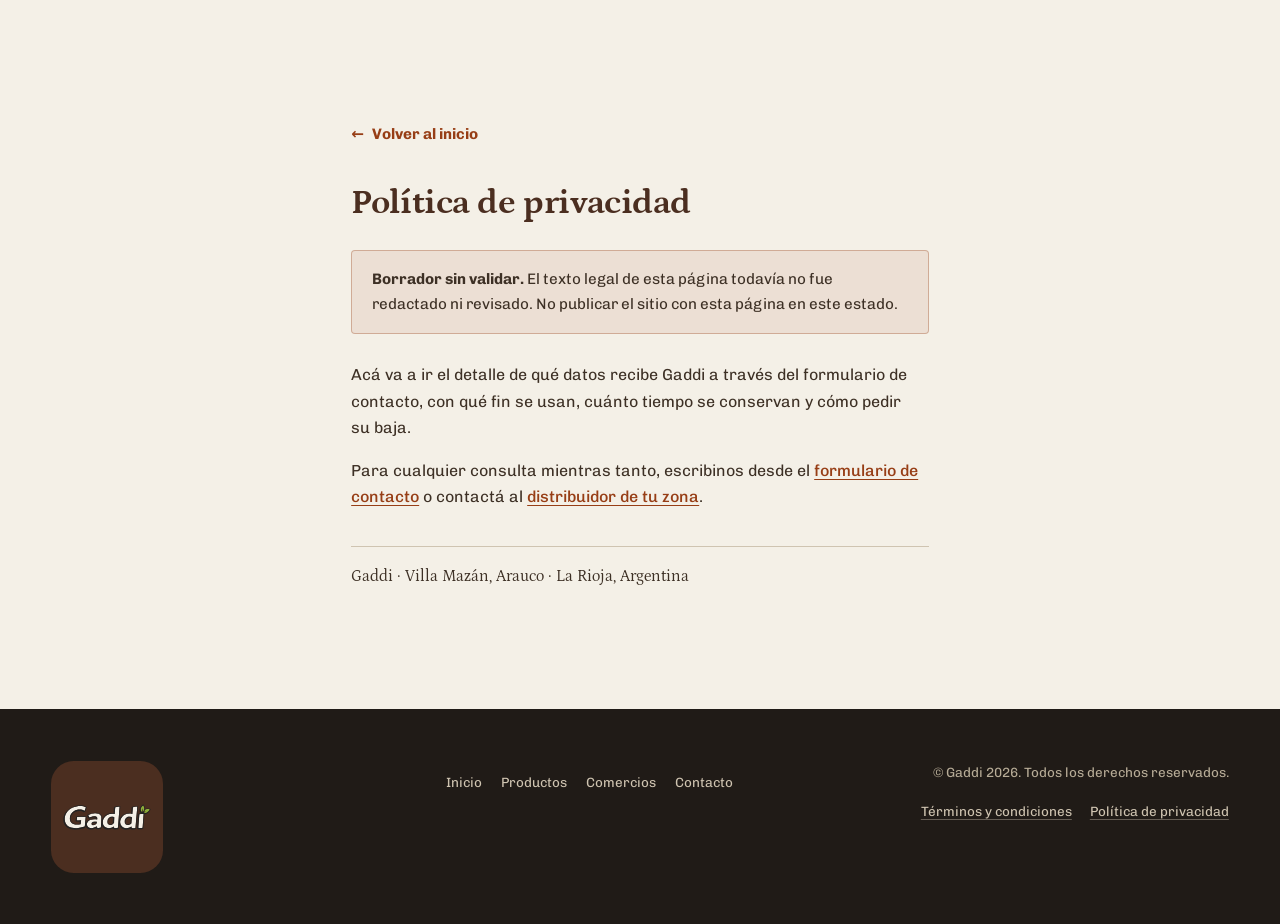
<file: privacidad.html>
<!DOCTYPE html>
<html lang="es">
<head>
  <meta charset="UTF-8">
  <meta name="viewport" content="width=device-width, initial-scale=1.0">
  <title>Política de privacidad — Gaddi</title>
  <meta name="description" content="Política de privacidad de Gaddi. Villa Mazán, Arauco, La Rioja.">
  <meta name="robots" content="noindex">
  <meta name="theme-color" content="#F4F0E7">
  <link rel="preconnect" href="https://fonts.googleapis.com">
  <link rel="preconnect" href="https://fonts.gstatic.com" crossorigin>
  <link href="https://fonts.googleapis.com/css2?family=Petrona:wght@500;600;700&family=Chivo:wght@400;500;700&display=swap" rel="stylesheet">
  <link rel="icon" href="assets/brand/gaddi_favicon.svg" type="image/svg+xml">
  <link rel="stylesheet" href="styles.css">
</head>
<body id="top">
  <a class="skip-link" href="#contenido">Saltar al contenido</a>

  <main class="legal" id="contenido">
    <div class="container legal__inner">
      <a class="link-arrow legal__back" href="index.html"><span class="arrow" aria-hidden="true">←</span> Volver al inicio</a>
      <h1 class="section-title">Política de privacidad</h1>

      <div class="legal__aviso" role="note">
        <strong>Borrador sin validar.</strong> El texto legal de esta página todavía
        no fue redactado ni revisado. No publicar el sitio con esta página en este estado.
      </div>

      <p>Acá va a ir el detalle de qué datos recibe Gaddi a través del formulario de contacto, con qué fin se usan, cuánto tiempo se conservan y cómo pedir su baja.</p>
      <p>Para cualquier consulta mientras tanto, escribinos desde el
        <a href="index.html#contacto">formulario de contacto</a> o contactá al
        <a href="index.html#comercios">distribuidor de tu zona</a>.</p>

      <p class="legal__firma">Gaddi · Villa Mazán, Arauco · La Rioja, Argentina</p>
    </div>
  </main>

  <footer class="site-footer">
    <div class="container site-footer__inner">
      <a class="site-footer__brand" href="index.html" aria-label="Gaddi — Inicio">
        <img class="site-footer__mark" src="assets/brand/gaddi_favicon.svg" alt="Gaddi" width="44" height="44">
      </a>
      <nav class="site-footer__nav" aria-label="Pie de página">
        <a href="index.html">Inicio</a>
        <a href="index.html#productos">Productos</a>
        <a href="index.html#comercios">Comercios</a>
        <a href="index.html#contacto">Contacto</a>
      </nav>
      <div class="site-footer__legal">
        <p>© Gaddi 2026. Todos los derechos reservados.</p>
        <p class="site-footer__legal-links">
          <a href="terminos.html">Términos y condiciones</a>
          <a href="privacidad.html">Política de privacidad</a>
        </p>
      </div>
    </div>
  </footer>
</body>
</html>
</file>
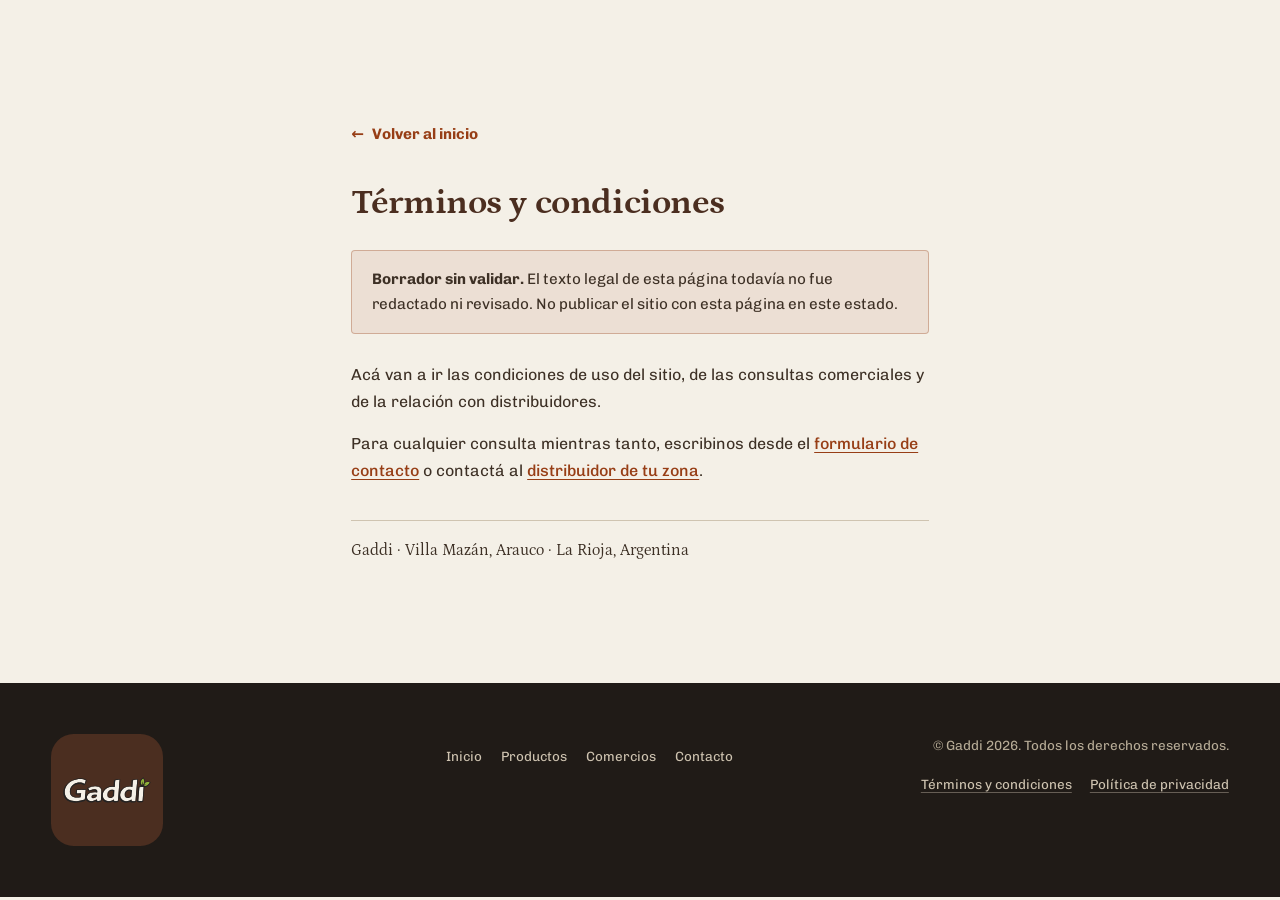
<file: terminos.html>
<!DOCTYPE html>
<html lang="es">
<head>
  <meta charset="UTF-8">
  <meta name="viewport" content="width=device-width, initial-scale=1.0">
  <title>Términos y condiciones — Gaddi</title>
  <meta name="description" content="Términos y condiciones de Gaddi. Villa Mazán, Arauco, La Rioja.">
  <meta name="robots" content="noindex">
  <meta name="theme-color" content="#F4F0E7">
  <link rel="preconnect" href="https://fonts.googleapis.com">
  <link rel="preconnect" href="https://fonts.gstatic.com" crossorigin>
  <link href="https://fonts.googleapis.com/css2?family=Petrona:wght@500;600;700&family=Chivo:wght@400;500;700&display=swap" rel="stylesheet">
  <link rel="icon" href="assets/brand/gaddi_favicon.svg" type="image/svg+xml">
  <link rel="stylesheet" href="styles.css">
</head>
<body id="top">
  <a class="skip-link" href="#contenido">Saltar al contenido</a>

  <main class="legal" id="contenido">
    <div class="container legal__inner">
      <a class="link-arrow legal__back" href="index.html"><span class="arrow" aria-hidden="true">←</span> Volver al inicio</a>
      <h1 class="section-title">Términos y condiciones</h1>

      <div class="legal__aviso" role="note">
        <strong>Borrador sin validar.</strong> El texto legal de esta página todavía
        no fue redactado ni revisado. No publicar el sitio con esta página en este estado.
      </div>

      <p>Acá van a ir las condiciones de uso del sitio, de las consultas comerciales y de la relación con distribuidores.</p>
      <p>Para cualquier consulta mientras tanto, escribinos desde el
        <a href="index.html#contacto">formulario de contacto</a> o contactá al
        <a href="index.html#comercios">distribuidor de tu zona</a>.</p>

      <p class="legal__firma">Gaddi · Villa Mazán, Arauco · La Rioja, Argentina</p>
    </div>
  </main>

  <footer class="site-footer">
    <div class="container site-footer__inner">
      <a class="site-footer__brand" href="index.html" aria-label="Gaddi — Inicio">
        <img class="site-footer__mark" src="assets/brand/gaddi_favicon.svg" alt="Gaddi" width="44" height="44">
      </a>
      <nav class="site-footer__nav" aria-label="Pie de página">
        <a href="index.html">Inicio</a>
        <a href="index.html#productos">Productos</a>
        <a href="index.html#comercios">Comercios</a>
        <a href="index.html#contacto">Contacto</a>
      </nav>
      <div class="site-footer__legal">
        <p>© Gaddi 2026. Todos los derechos reservados.</p>
        <p class="site-footer__legal-links">
          <a href="terminos.html">Términos y condiciones</a>
          <a href="privacidad.html">Política de privacidad</a>
        </p>
      </div>
    </div>
  </footer>
</body>
</html>
</file>
<file: styles.css>
/* =====================================================================
   GADDI — v6 referencia · Sistema visual
   Dirección: la de `assets/references/00_final_direction.png` (heredada de
   la v5). Lo que cambia respecto de la v5 es el COPY —
   `GADDI_copy_web_transicion.md`— y la arquitectura que ese copy pide.
   Paleta con los hexes exactos de assets/brand/gaddi_palette_original.svg.
   Petrona (titulares) + Chivo (texto/UI). Sin itálicas: el énfasis va por
   peso, color o tracking.

   El cambio conceptual que ordena todo el archivo: el copy ya no dice
   "de Olivzán a Gaddi" sino "Olivzán ES PARTE de Gaddi". Por eso el
   componente `.brand-switch` (flecha, relevo) desaparece y en su lugar
   está `.endorse`: un lockup de respaldo, sin flecha.
   ===================================================================== */

:root {
  /* Paleta — valores EXACTOS del SVG de marca */
  --marron:    #4B2E20;
  --terracota: #973E16;
  --naranja:   #BA6B32;
  --oliva:     #6B6F3C;
  --azul:      #1E2F44;
  --arena:     #CFC4B1;

  /* Neutros y derivados operativos (no están en el SVG) */
  --marfil:    #F4F0E7;
  --marfil-2:  #ECE6D8;
  --tinta:     #201B17;
  --arena-2:   #B7AC97;
  --arena-3:   #E3DCCC;
  --oliva-osc: #575B31;
  --marron-osc:#3A241A;
  --cuerpo:    #3D3025;      /* texto largo sobre marfil/arena: 11,2:1 */

  /* Variantes de acento por contraste. El naranja de marca sobre azul da
     3,39:1 y sobre marrón 3,06:1: no alcanza para texto chico. El terracota
     sobre arena da 4,04:1, también corto. Estas dos son las versiones
     legibles del mismo acento, no colores nuevos. */
  --naranja-claro: #E3AC7A;  /* sobre azul 6,8:1 · sobre marrón 6,1:1 */
  --terracota-osc: #7E3212;  /* sobre arena 5,2:1 */

  --font-display: 'Petrona', Georgia, 'Times New Roman', serif;
  --font-text:    'Chivo', system-ui, -apple-system, 'Segoe UI', Roboto, sans-serif;

  /* Escala tipográfica.
     Recalibrada dos veces. Con el copy largo el h1 tenía 63 caracteres y hubo
     que bajarlo a 56 px para que entrara en tres líneas. La versión corta lo
     dejó en 39 ("Una historia familiar nacida en La Rioja"), así que vuelve a
     subir a 70 px y la columna del hero se angosta de 46 a 40 rem: dos líneas
     y un titular que pesa lo que tiene que pesar. El display se mantiene en
     74 px — el de la presentación sigue teniendo 70 caracteres. */
  /* Un solo escalón para la voz más grande de la página.
     Eran dos tokens a 73 y 70 px: 4 % de diferencia, o sea el mismo tamaño con
     dos nombres. Un paso de escala que no se percibe no es un paso, es deuda.
     El h1 del hero y los dos momentos de display comparten volumen; lo que los
     distingue es el contexto —fotografía contra papel— y el tratamiento: el
     hero abre la interlínea a 1,06 y afloja el tracking porque vive sobre una
     imagen, donde el texto necesita más aire para separarse del fondo. */
  --display:  clamp(2.5rem, 5.05vw, 4.55rem);   /* 73px a 1440 */
  --h2:       clamp(1.65rem, 2.7vw, 2.4rem);  /*  38px */
  --h2-sm:    clamp(1.45rem, 2.2vw, 2rem);    /*  32px, secciones utilitarias */
  --h3:       clamp(1.2rem, 1.7vw, 1.5rem);   /*  24px */
  --lead:     clamp(1.02rem, 1.3vw, 1.2rem);
  --body:     1rem;
  /* 15,2 px, no 14,4. Medido sobre la página construida: `--small` carga el
     55 % de las palabras visibles y `--body` sólo el 15 %, así que en los
     hechos éste ES el cuerpo de lectura, no un escalón secundario. El propio
     archivo ya traía el argumento para mobile —"a 390 px, 14,4 es incómodo
     para leer párrafos largos"— y la medida de esos párrafos en caracteres es
     la misma a 1440. Vale el mismo valor en todos los anchos. */
  --small:    0.95rem;
  --overline: 0.75rem;
  /* Tres escalones que existían como valores sueltos repartidos por la hoja.
     Entre `--overline` y `--body` convivían ocho tamaños literales distintos
     —0,68 · 0,7 · 0,72 · 0,8 · 0,84 · 0,9 · 0,95 · 0,98— para cinco roles: una
     escala sombra que esquivaba los tokens y que, a menos de medio píxel de
     diferencia entre pasos, no distingue nada. Quedan tres, y cada uno nombra
     un rol, no un valor. El corrimiento máximo al unificarlos es de 0,6 px. */
  --micro:       0.72rem;  /* versalita de etiqueta: función de foto, clave de ficha, nexo del lockup */
  --nota:        0.84rem;  /* metadato en prosa: avisos, error de campo, pie */
  --titulo-fila: 1.08rem;  /* Petrona corta dentro de una fila: provincia, pregunta, firma */
  --action:      0.9rem;   /* texto de todo botón y enlace con flecha */

  /* Layout.
     El container sube de 1280 a 1520 y el margen lateral baja de 84 a 68 px.
     A 1280 sobre una pantalla de 1900 quedaban 394 px de aire muerto a cada
     lado y la página se leía angosta y flotando; ahora quedan 258. La medida
     de lectura no se toca — la fijan los `max-width` en ch de cada bloque,
     no el container, así que lo que se ensancha es la foto, el mosaico y las
     grillas, que es justo lo que tiene que crecer. */
  --container:      1520px;
  --margin-lateral: clamp(20px, 4vw, 68px);
  --header-h:       82px;
  --pill-overlap:   clamp(26px, 3.2vw, 38px);

  /* Tres intervalos, no uno. Las secciones de voz respiran; las utilitarias
     (productos, red de distribución) van más compactas. Un único --gap para
     toda la página es lo que la hace sonar plana. Con el copy nuevo la
     página es bastante más larga, así que los intervalos bajan un escalón:
     el aire por sección se mantiene, el largo total no se dispara. */
  --gap-sm: clamp(52px, 5.4vw, 78px);
  --gap-md: clamp(66px, 7.2vw, 106px);
  --gap-lg: clamp(84px, 9.4vw, 136px);
  /* Correccion optica: con arriba y abajo iguales, una seccion se lee
     cargada hacia abajo. El pie va un 12 % mas. */
  --gap-sm-b: clamp(58px, 6vw, 87px);
  --gap-md-b: clamp(74px, 8.1vw, 119px);
  --gap-lg-b: clamp(94px, 10.5vw, 152px);

  /* Distancia exacta del borde derecho del contenido del container al borde
     del viewport. El truco clásico `50vw - 50%` no sirve para un ítem de
     grilla: el 50% se resuelve contra la columna y el sangrado se pasa de
     largo (300 px de desborde a 1440). Esto da el valor justo. */
  --bleed-right: calc((100vw - min(100vw, var(--container))) / 2 + var(--margin-lateral));

  /* Radios tokenizados: antes convivian 2, 3 y 4 px sin criterio, que es
     ruido, no intencion. Ahora el radio crece con el tamano del elemento. */
  --radio-xs:   2px;   /* fotos y laminas */
  --radio:      4px;   /* botones, campos */
  --radio-md:   8px;   /* laminas de contenido: lockup, aside, ficha de FAQ */

  /* Escala de z-index semantica en vez de 1 / 3 / 100 / 1000 sueltos. */
  --z-fondo:   -1;
  --z-base:     1;
  --z-realce:   3;
  --z-header: 100;
  --z-skip:  1000;

  --ease:  cubic-bezier(0.22, 0.61, 0.36, 1);
}

/* -------------------------------- Reset -------------------------------- */
*, *::before, *::after { box-sizing: border-box; }
* { margin: 0; }

html {
  scroll-behavior: smooth;
  scroll-padding-top: calc(var(--header-h) + 16px);
  -webkit-text-size-adjust: 100%;
}

body {
  font-family: var(--font-text);
  font-size: var(--body);
  line-height: 1.65;
  color: var(--tinta);
  background: var(--marfil);
  overflow-x: hidden;
  -webkit-font-smoothing: antialiased;
  text-rendering: optimizeLegibility;
  accent-color: var(--oliva);
  caret-color: var(--terracota);
}

img, svg, picture { display: block; max-width: 100%; }
img { height: auto; }
a { color: inherit; text-decoration: none; }
button { font: inherit; color: inherit; background: none; border: 0; cursor: pointer; }
ul, ol { list-style: none; padding: 0; }
input, textarea, select { font: inherit; color: inherit; }
address { font-style: normal; }

/* Sin itálicas como acento tipográfico. */
em, i, cite { font-style: normal; font-weight: 700; }

h1, h2, h3, h4 {
  font-family: var(--font-display);
  font-weight: 700;
  line-height: 1.1;
  letter-spacing: -0.012em;
  color: var(--marron);
  text-wrap: balance;
}
p { text-wrap: pretty; }

/* Una dirección larga no debe romper su caja. Real acá: "Mercado de
   Concentración Fisherton 2000, puestos 13, 14, 15…". */
h1, h2, h3, h4, p, dd, dt, address, li { overflow-wrap: break-word; }

::selection { background: var(--naranja); color: var(--marfil); }

.sprite { position: absolute; width: 0; height: 0; overflow: hidden; }

/* ------------------------------ Grano ------------------------------
   Hubo un grano fijo a todo el viewport en `body::after`, con soft-light.
   Se quitó tras medirlo: con la CPU frenada 6x, los frames por encima de
   20 ms pasaban de 6 a 37 sobre 900. Una capa de blend del tamaño de la
   pantalla tiene que recomponerse contra todo lo que scrollea debajo, en
   cada frame. Y encima era la capa que menos se veía. Mal negocio.

   Sólo sobre el campo claro de productos. Medido: sobre azul noche un grano
   al 10 % da sigma 2,06 y sube el luma de 40 a 52 — lava el color en vez de
   darle textura, porque mezclar hacia gris sobre un fondo oscuro es
   aclararlo. Sobre un campo claro sí se lee como papel.
   `isolation: isolate` da el contexto propio de la sección; dentro de él el
   pseudo-elemento en z-index -1 va sobre el fondo y bajo el texto, y el
   `mix-blend-mode` de las botellas sigue mezclando contra ese fondo. */
.products {
  position: relative;
  isolation: isolate;
}
.products::before {
  content: "";
  position: absolute;
  inset: 0;
  z-index: var(--z-fondo);
  pointer-events: none;
  /* Sin `mix-blend-mode` a propósito. Medido con la CPU frenada 6x: el grano
     solo cuesta 2 frames largos sobre 399, el blend de las botellas solo
     cuesta 2, pero los dos juntos cuestan 12. Dos multiply dentro del mismo
     contexto aislado obligan a componer dos veces. Con opacidad plana el
     resultado sobre un campo claro es casi el mismo y queda un solo blend. */
  opacity: 0.13;
  background-image: url("data:image/svg+xml,%3Csvg xmlns='http://www.w3.org/2000/svg' width='220' height='220'%3E%3Cfilter id='g'%3E%3CfeTurbulence type='fractalNoise' baseFrequency='0.85' numOctaves='4' stitchTiles='stitch'/%3E%3CfeColorMatrix type='saturate' values='0'/%3E%3C/filter%3E%3Crect width='100%25' height='100%25' filter='url(%23g)'/%3E%3C/svg%3E");
  background-size: 220px 220px;
}

/* ------------------------------ Utilidades ------------------------------ */
.container {
  width: 100%;
  max-width: var(--container);
  margin-inline: auto;
  padding-inline: var(--margin-lateral);
}

.overline {
  font-family: var(--font-text);
  font-weight: 700;
  font-size: var(--overline);
  letter-spacing: 0.18em;
  text-transform: uppercase;
  color: var(--terracota);
  margin-bottom: 16px;
}
.overline--on-dark  { color: var(--naranja-claro); }
.overline--on-oliva { color: var(--marfil); }

.rule {
  display: block;
  width: 58px;
  height: 3px;
  background: var(--naranja);
  margin: 22px 0;
  border-radius: var(--radio-xs);
}

.section-title { font-size: var(--h2); color: var(--marron); }
/* Los titulares utilitarios bajan medio escalón: no todos los h2 pesan igual. */
.products .section-title,
.trade .section-title,
.faq .section-title,
.principles .section-title { font-size: var(--h2-sm); }
.section-title--light { color: var(--marfil); }

/* Los dos momentos de display de la página. La v5 tenía uno solo; el copy
   nuevo trae una apertura y un cierre que se responden entre sí, y ese par
   ES la estructura del mensaje: "detrás de cada producto hay una historia"
   arriba, "una historia que crece sin dejar atrás su origen" abajo. Dos, y
   ninguno más: si gritan todos, no grita ninguno. */
.section-title--display {
  font-size: var(--display);
  line-height: 1;
  letter-spacing: -0.028em;
}

.section-head { max-width: 56ch; margin-bottom: clamp(36px, 4vw, 58px); }
.section-head--split {
  max-width: none;
  display: grid;
  grid-template-columns: minmax(0, 0.9fr) minmax(0, 1.1fr);
  gap: clamp(24px, 4vw, 64px);
  align-items: start;
}

/* La línea que el copy repite cinco veces. Es el eje conceptual de toda la
   página, así que tiene un componente propio y no un <strong> suelto. */
.claim {
  font-family: var(--font-display);
  font-weight: 700;
  font-size: clamp(1.1rem, 1.5vw, 1.32rem);
  line-height: 1.3;
  letter-spacing: -0.01em;
  color: var(--terracota);
  margin-top: 22px;
}

/* Sin barra de color a la izquierda: el énfasis es de escala y color. Y de
   escala en serio — es la tesis de la transición, no una nota al margen. */
.pullquote {
  font-family: var(--font-display);
  font-weight: 600;
  font-size: clamp(1.45rem, 2.6vw, 2.3rem);
  line-height: 1.18;
  letter-spacing: -0.02em;
  color: var(--terracota);
  max-width: 24ch;
  margin: clamp(36px, 4vw, 56px) 0 0;
}
/* Dentro de una columna de texto el mismo recurso baja un escalón: si no,
   compite con el h2 de su propia sección. */
.pullquote--inline {
  font-size: clamp(1.25rem, 1.9vw, 1.65rem);
  max-width: 30ch;
  margin-top: 30px;
  padding-top: 22px;
  border-top: 2px solid var(--arena);
}

.signature {
  font-family: var(--font-display);
  font-weight: 500;
  font-size: var(--titulo-fila);
  color: var(--marron);
  letter-spacing: 0.02em;
  border-top: 1px solid var(--arena);
  padding-top: 10px;
  margin-top: clamp(36px, 4vw, 52px);
  display: block;
  width: fit-content;
}

/* Dato por confirmar. Hereda el color de su superficie en vez de fijar
   arena: arena sobre marfil es 1,5:1, o sea invisible. */
.pending {
  color: inherit;
  opacity: 0.82;
  border-bottom: 1px dashed currentColor;
  padding-bottom: 1px;
}

.skip-link {
  position: absolute;
  left: 16px;
  top: 16px;
  z-index: var(--z-skip);
  background: var(--marron);
  color: var(--marfil);
  padding: 10px 18px;
  border-radius: var(--radio);
  /* Se anima con transform, no con `top`: mover `top` obliga a recalcular
     layout en cada frame; `translate` va directo al compositor. */
  transform: translateY(-200%);
  transition: transform 0.2s var(--ease);
}
.skip-link:focus { transform: translateY(0); }

/* El anillo de foco cambia por superficie. El naranja de marca da 1,32:1
   sobre oliva y 2,33:1 sobre arena: en el formulario —justo donde más se
   navega con teclado— era prácticamente invisible. Mínimo 3:1 en todas. */
:focus-visible {
  outline: 3px solid var(--focus, var(--naranja));
  outline-offset: 3px;
  border-radius: 3px;
}
.territory, .process        { --focus: var(--naranja-claro); }  /* 6,8:1 · 6,1:1 */
.products, .story, .faq     { --focus: var(--terracota-osc); }  /* 5,2:1 */
.contact, .site-footer      { --focus: var(--marfil); }         /* 4,7:1 · 14,2:1 */

/* Compensación de texto claro sobre campo oscuro.
   El mismo texto en negativo se percibe más liviano y más apretado: los trazos
   claros sangran ópticamente sobre el fondo y comen el blanco entre letras y
   entre líneas. La corrección va por dos ejes —interlínea y prosa— y nunca por
   tamaño, que rompería la escala. Sólo sobre los cuatro campos oscuros:
   azul en Origen, marrón en El proceso, oliva en Contacto y tinta en el pie. */
.territory__text,
.process__text > p,
.contact__text,
.site-footer__desc,
.field__hint,
.form-note {
  line-height: 1.72;
  letter-spacing: 0.01em;
}

/* -------------------------------- Botones -------------------------------- */
.btn {
  display: inline-flex;
  align-items: center;
  justify-content: center;
  gap: 0.6em;
  font-family: var(--font-text);
  font-weight: 700;
  font-size: var(--action);
  line-height: 1;
  padding: 15px 26px;
  border-radius: var(--radio);
  min-height: 48px;
  transition: background-color 0.25s var(--ease), color 0.25s var(--ease),
              transform 0.08s var(--ease);
}
.btn .arrow { transition: transform 0.25s var(--ease); }
.btn:hover .arrow { transform: translateX(4px); }
/* Respuesta táctil: el control cede al apretarlo. Sin esto, un botón que
   no se mueve al click se siente muerto aunque funcione. */
.btn:active { transform: translateY(1px); }

.btn--primary { background: var(--oliva); color: var(--marfil); }
.btn--primary:hover { background: var(--oliva-osc); }

.btn--ghost {
  background: transparent;
  color: var(--marfil);
  padding-inline: 4px;
  min-height: 44px;
  border-radius: 0;
  border-bottom: 2px solid transparent;
}
.btn--ghost:hover { border-bottom-color: currentColor; }

.btn--on-oliva {
  background: var(--marfil);
  color: var(--marron);
  align-self: flex-start;
}
.btn--on-oliva:hover { background: #fff; }

.link-arrow {
  display: inline-flex;
  align-items: center;
  gap: 0.5em;
  font-family: var(--font-text);
  font-weight: 700;
  font-size: var(--small);
  color: var(--terracota);
  padding-block: 6px;
  min-height: 44px;   /* eran 32: por debajo del mínimo táctil */
}
.link-arrow { transition: color 0.2s var(--ease), transform 0.08s var(--ease); }
.link-arrow .arrow { transition: transform 0.25s var(--ease); }
.link-arrow:hover { color: var(--marron); }
.link-arrow:hover .arrow { transform: translateX(4px); }
.link-arrow:active { transform: translateY(1px); }

/* ========================================================================
   HEADER
   ======================================================================== */
.site-header {
  position: fixed;
  inset: 0 0 auto 0;
  z-index: var(--z-header);
  transition: background-color 0.3s var(--ease), box-shadow 0.3s var(--ease);
}
.site-header__inner {
  max-width: var(--container);
  margin-inline: auto;
  padding: 16px var(--margin-lateral);
  min-height: var(--header-h);
  display: flex;
  align-items: center;
  gap: 24px;
}

.brand { display: inline-flex; align-items: center; min-height: 44px; margin-right: auto; flex-shrink: 0; }
.brand__mark {
  width: 116px;
  height: auto;
  color: var(--marfil);           /* wordmark crema sobre el hero */
  transition: color 0.3s var(--ease);
}

.nav { display: flex; align-items: center; gap: 22px; }
.nav__list { display: flex; align-items: center; gap: clamp(14px, 1.9vw, 30px); }
.nav__list a {
  font-weight: 500;
  font-size: var(--small);
  color: var(--marfil);
  padding-block: 8px;
  position: relative;
  transition: color 0.2s var(--ease);
}
/* El área táctil se extiende más allá de la caja visible: sólo en vertical,
   para no invadir el hueco de 14 px que separa un ítem del siguiente. */
.nav__list a::before {
  content: "";
  position: absolute;
  inset: -7px 0;
}
.nav__list a::after {
  content: "";
  position: absolute;
  left: 0; bottom: 2px;
  width: 100%; height: 1.5px;
  background: currentColor;
  transform: scaleX(0);
  transform-origin: left;
  transition: transform 0.25s var(--ease);
}
.nav__list a:hover::after,
.nav__list a[aria-current]::after { transform: scaleX(1); }
.nav__cta { flex-shrink: 0; }
.nav__cta-mobile { display: none; }

.nav__toggle {
  display: none;
  align-items: center;
  gap: 10px;
  font-weight: 700;
  font-size: var(--overline);
  letter-spacing: 0.18em;
  text-transform: uppercase;
  color: var(--marfil);
  padding: 8px 4px;
  min-height: 44px;
  position: relative;
  z-index: var(--z-realce);
}
.nav__toggle-bars { display: inline-flex; flex-direction: column; gap: 5px; width: 22px; }
.nav__toggle-bars span { height: 2px; width: 100%; background: currentColor; }

/* Scrim propio del header mientras está sobre el hero.
   El velo del hero se apaga al 88 % del ancho, y la fila de enlaces vive justo
   ahí. Medido sobre el píxel realmente renderizado detrás de cada enlace, con
   el texto ocultado para capturar el fondo: a 1920 "Productos" daba 2,34:1 y
   "Origen" 3,16:1, contra 4,5:1 que pide WCAG 1.4.3. Oscurecer más
   `.hero__overlay` habría arruinado la fotografía —que es el argumento de la
   sección—, así que el oscurecimiento va acá, acotado a la banda del header.
   Con 0,50 de alfa el peor caso pasa de 2,34 a 5,99:1.
   Sólo a partir de 961 px: por debajo la fila de enlaces no existe, y lo que
   queda —logotipo y botón "Menú"— ya mide 9,96:1 y 10,49:1 contra el velo.
   `z-index: -1` lo pone sobre el fondo del header y bajo su contenido; por eso
   al llegar `.is-scrolled`, que pinta marfil, hay que apagarlo explícitamente. */
@media (min-width: 961px) {
  .site-header::after {
    content: "";
    position: absolute;
    inset: 0 0 -38px 0;
    z-index: -1;
    pointer-events: none;   /* la cola de 38 px no debe comerse clics del hero */
    background: linear-gradient(180deg,
      rgba(24, 17, 11, 0.58) 0%,
      rgba(24, 17, 11, 0.50) 55%,
      rgba(24, 17, 11, 0.22) 82%,
      rgba(24, 17, 11, 0) 100%);
    transition: opacity 0.3s var(--ease);
  }
  .site-header.is-scrolled::after { opacity: 0; }
}

/* Estado con scroll: fondo marfil, tinta oscura, logo en marrón. */
.site-header.is-scrolled {
  background: var(--marfil);
  box-shadow: 0 1px 0 rgba(75, 46, 32, 0.10), 0 10px 30px -22px rgba(32, 27, 23, 0.5);
}
.site-header.is-scrolled .brand__mark { color: var(--marron); }
.site-header.is-scrolled .nav__list a { color: var(--tinta); }
.site-header.is-scrolled .nav__toggle { color: var(--tinta); }

/* ========================================================================
   HERO
   ======================================================================== */
.hero {
  position: relative;
  min-height: 100svh;
  display: flex;
  align-items: center;
  padding-block: calc(var(--header-h) + 32px) 88px;
  overflow: hidden;
  isolation: isolate;
}
.hero__photo {
  position: absolute;
  inset: 0;
  width: 100%; height: 100%;
  object-fit: cover;
  /* El eje vertical no es "center" por gusto. La foto es 16:9; en una pantalla
     más ancha que eso —1900x860, por ejemplo— `cover` la agranda y recorta
     ~85 px arriba y abajo. Recortando por el centro se come el cielo justo
     donde va la navegación, y la tapa del bidón de 5 L trepa hasta detrás del
     menú. Anclando el recorte cerca del borde superior ese cielo se conserva:
     medido, la tapa pasa de 54 a 113 px, o sea por debajo del header de 82.
     En pantallas de 16:9 o más altas no hay recorte vertical y este valor no
     hace nada. Es "más cielo" sin tocar la fotografía. */
  object-position: 70% 12%;
  z-index: -2;   /* detras del velo del hero */
}
/* El velo se extiende más a la derecha que en la v5: la columna de texto
   pasó de 38 a 46 rem para que el titular de 63 caracteres entre en tres
   líneas, y con el degradado anterior las dos últimas caían sobre foto
   clara. Medido sobre el punto más claro que toca el texto. */
.hero__overlay {
  position: absolute;
  inset: 0;
  z-index: -1;
  background:
    linear-gradient(96deg, rgba(24, 17, 11, 0.88) 0%, rgba(24, 17, 11, 0.72) 38%, rgba(24, 17, 11, 0.32) 66%, rgba(24, 17, 11, 0) 88%),
    linear-gradient(0deg, rgba(24, 17, 11, 0.42) 0%, rgba(24, 17, 11, 0) 38%);
}
.hero__inner { width: 100%; }
.hero__text { max-width: 40rem; color: var(--marfil); }

.hero__title {
  font-size: var(--display);
  color: var(--marfil);
  /* Mismo tamaño que los display de la página, distinto tratamiento: sobre
     fotografía el texto necesita más aire entre líneas y menos tracking
     negativo para despegarse del fondo. */
  line-height: 1.06;
  letter-spacing: -0.022em;
  text-shadow: 0 2px 30px rgba(18, 12, 7, 0.42);
}
.hero__lead {
  font-size: var(--lead);
  color: var(--marfil-2);
  max-width: 40rem;
  text-shadow: 0 1px 16px rgba(18, 12, 7, 0.5);
}
.hero__lead + .hero__lead { margin-top: 12px; }
.hero__claim {
  font-family: var(--font-display);
  font-weight: 700;
  font-size: clamp(1.1rem, 1.5vw, 1.35rem);
  color: var(--naranja-claro);
  letter-spacing: -0.01em;
  margin: 24px 0 30px;
  text-shadow: 0 1px 16px rgba(18, 12, 7, 0.55);
}
.hero__actions { display: flex; flex-wrap: wrap; align-items: center; gap: 14px 26px; }

/* ------------------------- Apertura del hero -------------------------
   El único momento de carga de toda la página, y es deliberado que sea uno
   solo: la marca abre una vez y después se calla.

   Cuatro elementos entran escalonados de a 70 ms en el orden en que se leen
   —titular, filete, bajada, claim, acciones—, con `ease-out-expo`, que frena
   fuerte al final y por eso se percibe decidido en vez de lento. Sin rebote:
   una marca que dice ser honesta y trabajadora no rebota.

   Es una animación por tiempo, no por scroll: arranca y termina sola en menos
   de un segundo, así que no comparte el problema del revelado —ahí el estado
   inicial se quedaba puesto mientras nadie scrolleara—. Aun así el desfase
   máximo es 0,28 s: cualquier captura que espere la carga ve el estado final.

   No se toca la fotografía. El encuadre del hero está calibrado al píxel
   (`object-position: 70% 12%`) para que el cielo quede libre bajo el menú;
   una escala de entrada movería ese recorte justo donde más cuesta. */
@media (prefers-reduced-motion: no-preference) {
  .hero__title,
  .hero__text .rule,
  .hero__lead,
  .hero__claim,
  .hero__actions {
    animation: hero-entra 0.72s cubic-bezier(0.16, 1, 0.3, 1) both;
  }
  .hero__text .rule { animation-delay: 0.07s; }
  .hero__lead      { animation-delay: 0.14s; }
  .hero__claim     { animation-delay: 0.21s; }
  .hero__actions   { animation-delay: 0.28s; }

  @keyframes hero-entra {
    from { opacity: 0; transform: translateY(18px); }
    to   { opacity: 1; transform: none; }
  }
}

.hero__scroll {
  position: absolute;
  left: var(--margin-lateral);
  bottom: 18px;
  display: inline-flex;
  align-items: center;
  min-height: 44px;
  gap: 10px;
  font-size: var(--overline);
  font-weight: 700;
  letter-spacing: 0.18em;
  text-transform: uppercase;
  color: var(--marfil-2);
}
.hero__scroll span { animation: nudge 1.8s var(--ease) infinite; }
@keyframes nudge { 0%, 100% { transform: translateY(0); } 50% { transform: translateY(5px); } }

/* ========================================================================
   APERTURA — "Detrás de cada producto hay una historia que merece ser
   contada". Primer momento de display; el segundo es el cierre.
   ======================================================================== */
/* El pie va en 0 porque la sección termina con el lockup, que se monta sobre
   el campo azul de Origen. El aire de cierre lo pone el margen del lockup. */
.opening {
  padding-block: var(--gap-lg) 0;
  background: var(--marfil);
  /* `100vw` cuenta la barra de scroll, así que el sangrado se pasa ~8 px.
     Recortar acá lo deja al ras del borde sin ensanchar el documento. */
  overflow-x: clip;
}
.opening__head { margin-bottom: clamp(32px, 4vw, 56px); }
.opening__head .section-title--display { max-width: 22ch; }
.opening__inner {
  display: grid;
  grid-template-columns: minmax(0, 1.02fr) minmax(0, 1fr);
  gap: clamp(36px, 5vw, 76px);
  align-items: start;
}
.opening__text p { max-width: 58ch; color: var(--cuerpo); }
.opening__text p + p { margin-top: 14px; }
.opening__text .lead-body {
  font-size: var(--lead);
  color: var(--marron);
  font-weight: 500;
}

/* Sangra hasta el borde derecho del viewport, como en la referencia: el
   margen negativo va en la figura y la imagen simplemente la llena. */
.opening__media { margin-right: calc(-1 * var(--bleed-right)); }
.opening__media img {
  width: 100%;
  max-width: none;
  height: clamp(320px, 38vw, 520px);
  object-fit: cover;
  border-radius: var(--radio-xs);
}

/* ========================================================================
   LA RELACIÓN ENTRE GADDI Y OLIVZÁN
   ======================================================================== */




/* --- Lockup de respaldo ------------------------------------------------
   Reemplaza a `.brand-switch` de la v4/v5, que era Olivzán → [flecha] →
   Gaddi. Una flecha significa "se convierte en", y el copy dice lo
   contrario cinco veces: Olivzán no se transforma, queda contenido. Acá
   Olivzán va arriba, "una marca de" en el medio con filetes a los lados, y
   Gaddi debajo. Es la estructura de un endorsement, no la de un relevo.
   Sigue montado sobre el límite entre secciones, como la píldora del PNG. */
.endorse {
  display: flex;
  flex-direction: column;
  align-items: center;
  gap: 10px;
  width: fit-content;
  margin: clamp(44px, 5vw, 68px) auto calc(-1 * var(--pill-overlap));
  padding: clamp(20px, 2.4vw, 28px) clamp(34px, 4.5vw, 62px);
  background: var(--marfil);
  /* Sin filete. Tenía borde de 1px Y sombra de 44px de difuminado a la vez, que
     es exactamente la firma de tarjeta genérica —y que contradice la regla del
     propio sistema: la sombra separa una superficie de su fondo, no le dibuja
     un contorno alrededor. Con la sombra sola el lockup se apoya sobre la
     costura; con las dos cosas, se recorta como una caja pegada encima.
     La sombra sube un punto para compensar el borde que se fue. */
  border-radius: var(--radio-md);
  position: relative;
  z-index: var(--z-realce);
  box-shadow: 0 20px 48px -26px rgba(32, 27, 23, 0.62);
}
.endorse__olivzan {
  font-family: var(--font-display);
  font-weight: 600;
  font-size: clamp(1.5rem, 2.4vw, 2.05rem);
  line-height: 1;
  letter-spacing: -0.015em;
  color: var(--oliva);
}
.endorse__nexo {
  display: flex;
  align-items: center;
  gap: 12px;
  font-family: var(--font-text);
  font-weight: 700;
  font-size: var(--micro);
  letter-spacing: 0.2em;
  text-transform: uppercase;
  color: var(--marron);
  opacity: 0.72;
}
.endorse__nexo::before,
.endorse__nexo::after {
  content: "";
  width: clamp(20px, 3vw, 40px);
  height: 1px;
  background: var(--arena-2);
}
.endorse__gaddi { width: clamp(96px, 10vw, 128px); height: auto; color: var(--marron); }

/* ========================================================================
   ORIGEN — campo azul noche + panorámica
   El lockup de la sección anterior se monta sobre este borde, así que el
   panel abre con espacio de más arriba: sin eso la lámina crema le caía
   encima al eyebrow. `overflow: clip` no va acá — recortaría el lockup.
   ======================================================================== */
.territory {
  display: grid;
  grid-template-columns: 0.92fr 1.08fr;
  align-items: stretch;
  background-color: var(--azul);
}
.territory__panel {
  color: var(--marfil);
  padding: calc(clamp(52px, 6.4vw, 96px) + var(--pill-overlap)) clamp(36px, 4vw, 64px) clamp(52px, 6.4vw, 96px) var(--margin-lateral);
  display: flex;
  flex-direction: column;
  justify-content: center;
}
.territory__panel .section-title { margin-bottom: 22px; }
.territory__text { color: var(--arena); margin-bottom: 14px; max-width: 52ch; font-size: var(--small); }

/* Tres condiciones, no cuatro: la versión corta del copy nombra clima seco,
   amplitud térmica y tradición olivícola. */
.conditions {
  display: grid;
  grid-template-columns: repeat(3, minmax(0, 1fr));
  gap: 0;
  margin: 24px 0 0;
  border-top: 1px solid rgba(207, 196, 177, 0.32);
}
.conditions li {
  font-family: var(--font-display);
  font-weight: 500;
  font-size: var(--body);
  line-height: 1.25;
  color: var(--marfil);
  padding: 14px 10px 0 0;
}
.conditions li + li { border-left: 1px solid rgba(207, 196, 177, 0.32); padding-left: 14px; }


/* `overflow: clip` sostiene el paralaje: la foto se anima escalada al 1.08 y sin
   recorte se derramaría sobre el campo azul de al lado. `clip` y no `hidden`
   porque no crea contexto de scroll. */
.territory__media { position: relative; min-height: 440px; overflow: clip; }
.territory__media img { position: absolute; inset: 0; width: 100%; height: 100%; object-fit: cover; }

/* ========================================================================
   ARAUCO
   ======================================================================== */
/* La única sección puramente tipográfica de la página, y por eso la que más
   aire pide: intervalo largo arriba y abajo en vez del medio que traía. El
   espacio es lo que convierte "esta sección no tiene foto" en "esta sección
   es una pausa". */
.variety { padding-block: var(--gap-lg) var(--gap-lg-b); background: var(--marfil-2); }
/* Titular a la izquierda, prosa a la derecha. Sin imagen, la proporción se
   invierte respecto de las secciones con foto: manda el texto, no la columna
   que sobró. `align-items: start` y no `center` — con dos bloques de texto de
   alturas distintas, centrar deja el titular flotando a media altura. */
.variety__inner {
  display: grid;
  grid-template-columns: minmax(0, 0.8fr) minmax(0, 1.2fr);
  gap: clamp(32px, 6vw, 96px);
  align-items: start;
}
.variety__lead .section-title { max-width: 14ch; }
.variety__text > p { color: var(--cuerpo); max-width: 56ch; }
.variety__text > p + p { margin-top: 14px; }

/* ========================================================================
   NUESTRA HISTORIA
   ======================================================================== */
.story { padding-block: var(--gap-md) var(--gap-md-b); background: var(--arena); }
.story .overline { color: var(--terracota-osc); }
.story__cols {
  display: grid;
  grid-template-columns: repeat(2, minmax(0, 1fr));
  gap: clamp(24px, 3.5vw, 56px);
}
.story__cols p { color: var(--cuerpo); }
.story__cols p + p { margin-top: 14px; }
.story .pullquote { color: var(--terracota-osc); max-width: 26ch; }
.story .signature { border-top-color: var(--arena-2); }

/* ========================================================================
   PRODUCTOS
   ======================================================================== */
.products {
  padding-block: var(--gap-sm) var(--gap-sm-b);
  background-color: var(--marfil);
}
.products .overline { color: var(--terracota-osc); }
.products__lead { color: var(--cuerpo); margin-top: 14px; font-size: var(--small); }
.products__lead + .products__lead { margin-top: 10px; }
.products__grid {
  display: grid;
  grid-template-columns: repeat(2, minmax(0, 1fr));
  gap: clamp(32px, 4vw, 60px);
}
.product { display: flex; flex-direction: column; }
/* Es un h3: cada <article> de producto necesita nombre accesible. El estilo
   de etiqueta se mantiene, la semántica se corrige. */
.product__kicker {
  font-family: var(--font-text);
  font-weight: 700;
  font-size: var(--overline);
  line-height: 1.5;
  letter-spacing: 0.16em;
  text-transform: uppercase;
  color: var(--marron);
  padding-bottom: 14px;
  margin-bottom: 22px;
  border-bottom: 1px solid var(--arena-2);
}
.product__kicker--olivzan { color: var(--terracota-osc); }
.product__row {
  display: grid;
  grid-template-columns: minmax(0, 1fr) minmax(0, 1.15fr);
  gap: clamp(16px, 2vw, 26px);
  align-items: center;
  margin-bottom: 22px;
}
/* Sin tarjeta. Las fotos de producto vienen con fondo de estudio casi
   blanco; en vez de encerrarlas en un rectángulo blanco —material ajeno a
   una página hecha de campos de color y fotografía— se funden con el campo
   por multiplicación. Desaparece la caja y quedan las botellas. */
.product__media {
  background: none;
  padding: 0;
  display: flex;
  align-items: center;
  justify-content: center;
  aspect-ratio: 5 / 4;
}
.product__media img {
  max-height: 100%;
  width: auto;
  object-fit: contain;
  mix-blend-mode: multiply;
}
.product__text { color: var(--cuerpo); font-size: var(--small); }
.product__text + .product__text { margin-top: 12px; }

/* "El mismo producto. Ahora, con el nombre de la familia que lo hace."
   Once palabras que reemplazan a la sección de transición entera. Es la única
   vez que la narrativa toca el tema fuera del hero y del lockup, así que pesa
   como pieza y no como párrafo. */
.product__claim {
  font-family: var(--font-display);
  font-weight: 700;
  font-size: clamp(1.05rem, 1.4vw, 1.22rem);
  line-height: 1.35;
  letter-spacing: -0.01em;
  color: var(--terracota);
  margin-top: 16px;
  padding-top: 14px;
  border-top: 2px solid var(--arena);
}
/* Puente a Comercios: la navegación no lleva ahí (el copy no lo incluye) y
   la red de distribuidores es la sección con más valor comercial. Éste es su
   acceso principal, además del pie. */
.products__note {
  margin-top: clamp(28px, 3vw, 42px);
  padding-top: clamp(22px, 2.4vw, 30px);
  border-top: 1px solid var(--arena-2);
  color: var(--cuerpo);
  font-size: var(--small);
}
.products__note .link-arrow { display: inline-flex; vertical-align: baseline; }

/* La ficha va a todo el ancho del producto, no dentro de la columna de texto:
   con 250 px no entra una tabla de formatos sin romperse. */
.spec { margin-bottom: 16px; margin-top: auto; border-top: 1px solid var(--arena-2); }
.spec > div { padding: 9px 0; border-bottom: 1px solid var(--arena-2); }
.spec dt {
  font-size: var(--micro);
  font-weight: 700;
  letter-spacing: 0.14em;
  text-transform: uppercase;
  color: var(--marron-osc);
  opacity: 0.72;
  margin-bottom: 2px;
}
.spec dd { font-size: var(--small); color: var(--cuerpo); line-height: 1.45; }
.spec .nums { font-variant-numeric: tabular-nums; }

/* ========================================================================
   EL PROCESO — campo marrón
   ======================================================================== */
.process {
  background-color: var(--marron);
  color: var(--marfil);
  padding-block: var(--gap-lg) var(--gap-lg-b);
}
.process__inner {
  display: grid;
  grid-template-columns: minmax(0, 0.92fr) minmax(0, 1.08fr);
  gap: clamp(32px, 5vw, 76px);
  align-items: center;
}
.process__media img { width: 100%; aspect-ratio: 1 / 1; object-fit: cover; border-radius: var(--radio-xs); }
.process__text .section-title { margin-bottom: 22px; }
.process__text > p { color: var(--arena); margin-bottom: 14px; max-width: 56ch; font-size: var(--small); }
.process__claim {
  font-family: var(--font-display);
  font-weight: 600;
  font-size: clamp(1.15rem, 1.6vw, 1.4rem) !important;
  line-height: 1.35;
  color: var(--marfil) !important;
  max-width: 30ch !important;
  margin-top: 24px !important;
  padding-top: 22px;
  border-top: 1px solid rgba(207, 196, 177, 0.30);
}


/* ========================================================================
   DEL PAISAJE AL PRODUCTO — grilla asimétrica de cuatro imágenes.
   Reemplaza al mosaico denso de seis piezas a sangre que venía de la v4/v5.
   Cuatro fotos con proporciones y alturas distintas sobre doce columnas, cada
   una con su pie de función. El mosaico apilaba seis imágenes sin decir para
   qué estaba ninguna; `CLAUDE.md` pide lo contrario ("cada imagen debe tener
   función", "menos imágenes, mejor elegidas").
   ======================================================================== */
.landscape { padding-block: var(--gap-md) var(--gap-md-b); background: var(--marfil); }
/* Un solo bloque: la versión corta del copy no trae bajada para esta sección
   y no se inventó una. El titular sale de la última línea de ORIGEN y el
   resto lo dicen los pies de foto. */
.landscape__head { margin-bottom: clamp(40px, 5vw, 72px); }
.landscape__head .section-title { max-width: 26ch; }

/* Marco de imagen sin CLS. La sombra apoya la foto sobre el papel, no le
   dibuja un contorno: si al quitarla el elemento se lee como recuadro, es una
   tarjeta, y este proyecto no las usa. */
.frame {
  position: relative;
  overflow: hidden;
  background: var(--arena-3);
  border-radius: var(--radio-xs);
  box-shadow: 0 2px 18px -12px rgba(32, 27, 23, 0.40);
}
.frame > img { width: 100%; height: 100%; object-fit: cover; }
/* Cuadrado y no 4/5. Las cuatro fotos de El paisaje son 1,50 (3:2 de cámara);
   forzarlas a 0,80 recortaba el 47 % del encuadre y, peor, obligaba a pedir
   1,875x el ancho de la caja para cubrir el alto. Como esa resolución no existe
   en el banco, el navegador terminaba ampliando: medido a 1440 DPR1, photo_09
   ampliaba 1,73x y photo_02 1,44x. En cuadrado el recorte baja a 33 % y la
   fuente alcanza a DPR1 y casi a DPR2. La variedad de la grilla la dan los
   tramos de columna y los desfasajes verticales, no la proporción del marco. */
.frame--square   { aspect-ratio: 1 / 1; }
.frame--wide     { aspect-ratio: 3 / 2; }   /* la proporción nativa: recorte cero */

/* Pie de foto: dice qué función cumple la imagen. Es el único sistema de
   etiquetas sobre imágenes de la página y no se repite sobre los títulos. */
.figcap { display: flex; flex-direction: column; gap: 2px; margin-top: 12px; }
.figcap__fn {
  font-size: var(--micro);
  font-weight: 700;
  letter-spacing: 0.16em;
  text-transform: uppercase;
  color: var(--terracota);
}
.figcap__txt { font-size: var(--small); line-height: 1.5; color: var(--cuerpo); max-width: 42ch; }

.landscape__grid {
  display: grid;
  grid-template-columns: repeat(12, minmax(0, 1fr));
  column-gap: clamp(16px, 2vw, 30px);
  row-gap: clamp(44px, 6vw, 96px);
}
.landscape__grid > li:nth-child(1) { grid-column: 1 / 6; }
.landscape__grid > li:nth-child(2) { grid-column: 7 / 13; align-self: end; }
.landscape__grid > li:nth-child(3) { grid-column: 2 / 8; }
.landscape__grid > li:nth-child(4) { grid-column: 9 / 13; margin-top: clamp(0px, 5vw, 88px); }


/* ========================================================================
   NUESTROS PRINCIPIOS — seis, en dos filas de tres
   ======================================================================== */
.principles { padding-block: var(--gap-md) var(--gap-md-b); background: var(--marfil-2); }
/* Cinco valores, cinco columnas.
   Estaban en una grilla de tres, o sea 3 + 2 con un hueco abierto abajo a la
   derecha que se lee como error de maquetación y no como aire. Se probó que el
   primero ocupara dos columnas: cierra la grilla, pero una regla de doble ancho
   sobre un texto de dos líneas promete más contenido del que hay, y de paso
   inventa una jerarquía entre los cinco que el copy no tiene.
   Cinco en una fila no necesita ninguna de las dos concesiones: no hay borde
   dentado, no hay valor privilegiado, y las cinco reglas de arriba forman una
   cadencia continua que se lee como sistema. Dos columnas en el rango
   intermedio, donde cinco no entran: un huérfano al final de una lista de dos
   se lee como lista que terminó, no como hueco. */
.principles__list {
  display: grid;
  grid-template-columns: repeat(2, minmax(0, 1fr));
  gap: clamp(28px, 3.2vw, 46px) clamp(28px, 3.5vw, 52px);
}
.principle {
  display: flex;
  flex-direction: column;
  padding-top: 20px;
  padding-right: clamp(0px, 1.6vw, 22px);
  border-top: 2px solid var(--marron);
  transition: border-color 0.25s var(--ease);
}
.principle:hover { border-top-color: var(--terracota); }

.principle__title {
  display: flex;
  align-items: center;
  gap: 16px;
  font-size: var(--h3);
  font-weight: 600;
  margin-bottom: 14px;
}
/* El disco ya no lo dibuja el CSS: viene en el propio SVG del estudio. Lo que
   el CSS conserva es el color, via `currentColor`, para que la rotacion
   oliva / terracota / azul siga siendo una decision del sistema y no un valor
   quemado dentro de cinco archivos. La marca calada usa `--marfil`. */
.principle__icon {
  display: block;
  width: 50px; height: 50px;
  flex-shrink: 0;
}
.principle__icon svg { width: 100%; height: 100%; display: block; }
.principle__icon--oliva     { color: var(--oliva); }
.principle__icon--terracota { color: var(--terracota); }
.principle__icon--azul      { color: var(--azul); }
.principle__text { color: var(--cuerpo); font-size: var(--small); }

/* ========================================================================
   COMERCIOS Y DISTRIBUIDORES — argumento + red real de distribución
   ======================================================================== */
.trade { padding-block: var(--gap-sm) var(--gap-sm-b); background: var(--marfil); }
.trade__intro p { color: var(--cuerpo); font-size: var(--small); max-width: 58ch; }
.trade__intro p + p { margin-top: 12px; }
.trade__intro .claim { margin-top: 16px; margin-bottom: 16px; }

.trade__network-head {
  display: grid;
  grid-template-columns: minmax(0, 0.9fr) minmax(0, 1.1fr);
  gap: clamp(16px, 3vw, 44px);
  align-items: baseline;
  padding-bottom: 18px;
  margin-bottom: clamp(20px, 2.4vw, 32px);
  border-bottom: 2px solid var(--marron);
}
.trade__network-title { font-size: var(--h3); font-weight: 600; }
.trade__network-head p { color: var(--cuerpo); font-size: var(--small); max-width: 56ch; }

/* ========================================================================
   DESPLEGABLES — provincias de la red y preguntas frecuentes
   ========================================================================
   `<details>` nativo, sin una línea de JavaScript. No es pereza: es lo único
   que trae de fábrica el foco de teclado, el estado anunciado al lector de
   pantalla, el funcionamiento con el script caído y —lo que ningún acordeón
   hecho a mano consigue— la apertura automática cuando alguien busca con
   Ctrl+F. El contenido está siempre en el DOM y siempre es indexable.

   El marcador se dibuja con dos filetes de 1 px, que es el material con el que
   esta página agrupa todo lo demás. Un signo + que se convierte en − girando,
   no un chevron importado de otro sistema. */
.faq__item > summary,
.region > summary {
  display: flex;
  align-items: baseline;
  gap: 14px;
  cursor: pointer;
  list-style: none;               /* mata el triángulo por defecto */
  position: relative;
  padding-right: 34px;            /* el hueco del marcador */
  min-height: 44px;               /* área táctil, no sólo alto de texto */
  align-content: center;
  flex-wrap: wrap;
}
.faq__item > summary::-webkit-details-marker { display: none; }

/* El marcador: dos filetes cruzados. El vertical se borra al abrir, así que
   el + se vuelve − sin cambiar de caja ni saltar. */
.faq__item > summary::before,
.faq__item > summary::after,
.region > summary::before,
.region > summary::after {
  content: "";
  position: absolute;
  right: 2px;
  top: 0.62em;
  width: 13px;
  height: 1px;
  background: currentColor;
  opacity: 0.7;
  transition: transform 0.28s var(--ease), opacity 0.28s var(--ease);
}
.faq__item > summary::after,
.region > summary::after { transform: rotate(90deg); }
.faq__item[open] > summary::after,
.region[open] > summary::after { transform: rotate(0deg); opacity: 0; }
.faq__item > summary:hover::before, .faq__item > summary:hover::after,
.region > summary:hover::before,   .region > summary:hover::after { opacity: 1; }

.faq__item > summary:focus-visible,
.region > summary:focus-visible {
  outline: 3px solid var(--focus, var(--naranja));
  outline-offset: 3px;
  border-radius: 3px;
}

/* La apertura se anima donde el navegador lo permite; donde no, abre y cierra
   en seco, que es el comportamiento nativo de siempre y no rompe nada. */
@supports (interpolate-size: allow-keywords) {
  :root { interpolate-size: allow-keywords; }
  .faq__item::details-content,
  .region::details-content {
    block-size: 0;
    overflow: hidden;
    transition: block-size 0.32s var(--ease), content-visibility 0.32s allow-discrete;
    transition-behavior: allow-discrete;
  }
  .faq__item[open]::details-content,
  .region[open]::details-content { block-size: auto; }
}

/* La respuesta corta, visible con la pregunta plegada. */
.faq__flag { color: var(--terracota-osc); font-weight: 700; }

/* El conteo de la provincia: la prueba tiene que sobrevivir al pliegue. */
.region__count {
  font-family: var(--font-text);
  font-size: var(--nota);
  font-weight: 400;
  letter-spacing: normal;
  text-transform: none;
  color: var(--cuerpo);
  margin-left: auto;
  padding-right: 4px;
  font-variant-numeric: tabular-nums;
}

.network { display: grid; gap: clamp(26px, 2.8vw, 40px); }
/* El filete pasó del h4 al <summary>: ahora la línea pertenece a la fila
   entera, incluido el conteo de la derecha, y no sólo al nombre. */
.region > summary { border-bottom: 1px solid var(--arena); padding-bottom: 10px; margin-bottom: 4px; }
.region[open] > summary { margin-bottom: 10px; }
.region__name {
  font-family: var(--font-text);
  font-size: var(--overline);
  font-weight: 700;
  letter-spacing: 0.16em;
  text-transform: uppercase;
  color: var(--terracota);
}
.dist {
  display: grid;
  grid-template-columns: minmax(0, 0.9fr) minmax(0, 1.1fr) minmax(0, 0.9fr);
  gap: 8px clamp(16px, 2.5vw, 40px);
  align-items: baseline;
  padding: 16px 0;
  border-bottom: 1px solid var(--arena-3);
}
.dist__zone { font-family: var(--font-display); font-size: var(--titulo-fila); font-weight: 600; color: var(--marron); line-height: 1.25; }
.dist__who  { font-size: var(--small); color: var(--cuerpo); }
.dist__where { font-size: var(--small); color: var(--cuerpo); line-height: 1.5; font-variant-numeric: tabular-nums; }
/* Teléfonos y correos: son los enlaces que más se tocan de la página y los
   que peor estaban (28 px de alto, 2 px de separación). 44 px y 8 px. */
.dist__contact { display: flex; flex-direction: column; gap: 8px; font-size: var(--small); font-variant-numeric: tabular-nums; }
.dist__contact a {
  display: inline-flex;
  align-items: center;
  width: fit-content;
  min-height: 44px;
  color: var(--oliva-osc);
  font-weight: 500;
  text-decoration: underline;
  text-decoration-color: var(--arena-2);
  text-underline-offset: 3px;
  overflow-wrap: anywhere;
}
.dist__contact a:hover { color: var(--terracota); text-decoration-color: currentColor; }

.trade__cta {
  display: flex;
  flex-wrap: wrap;
  align-items: center;
  gap: 16px clamp(20px, 2.6vw, 36px);
  margin-top: clamp(28px, 3vw, 42px);
  padding-top: clamp(24px, 2.6vw, 36px);
  border-top: 1px solid var(--arena);
}
.trade__cta-text { color: var(--cuerpo); font-size: var(--small); max-width: 46ch; flex: 1 1 320px; }
.trade__pending { font-size: var(--small); color: var(--cuerpo); flex-basis: 100%; }

/* ========================================================================
   PREGUNTAS FRECUENTES
   Sin acordeón: en una página cuyo trabajo es explicar una transición,
   esconder las respuestas detrás de un clic es esconder el mensaje.
   ======================================================================== */
.faq { padding-block: var(--gap-sm) var(--gap-sm-b); background: var(--arena-3); }
.faq__grid {
  display: grid;
  grid-template-columns: repeat(2, minmax(0, 1fr));
  gap: clamp(24px, 2.8vw, 40px) clamp(32px, 4vw, 64px);
}
.faq__item { border-top: 1px solid var(--arena-2); padding-top: 16px; }
.faq__q { font-size: var(--titulo-fila); font-weight: 600; line-height: 1.3; margin: 0; }
.faq__a { font-size: var(--small); color: var(--cuerpo); margin-top: 10px; padding-bottom: 4px; max-width: 60ch; }
.faq__a b { color: var(--terracota-osc); font-weight: 700; }

/* ========================================================================
   CONTACTO — campo oliva, tres columnas
   ======================================================================== */
.contact {
  padding-block: var(--gap-md) var(--gap-md-b);
  background-color: var(--oliva);
  color: var(--marfil);
}
.contact__inner {
  display: grid;
  grid-template-columns: minmax(0, 0.95fr) minmax(0, 1.28fr) minmax(0, 0.72fr);
  gap: clamp(32px, 3.4vw, 52px);
  align-items: start;
}
/* Sobre oliva, el arena da 3,07:1 y el marfil-2 4,26:1: para texto chico
   todo lo que no sea marfil pleno queda corto. La jerarquía la hacen el
   tamaño y el tracking, no el color. */
.contact__text { color: var(--marfil); font-size: var(--small); margin-top: 18px; max-width: 38ch; }

.contact__form { display: flex; flex-direction: column; gap: 16px; }
.form-row { display: grid; grid-template-columns: repeat(2, minmax(0, 1fr)); gap: 16px; }

/* Filete completo de 1px, no una franja lateral de 3. La franja es la regla
   que el resto de la página respeta sin excepción, y acá no aportaba señal:
   el aviso ya se separa del campo oliva por su fondo teñido y lo que dice lo
   dice el texto. Mismo tratamiento que `.form-status.is-pending`, que es este
   mismo mensaje en otro momento. Y es el borde que la regla de alto contraste
   de más abajo ya daba por sentado. */
.form-pending {
  font-size: var(--nota);
  line-height: 1.5;
  color: var(--marfil);
  background: rgba(32, 27, 23, 0.22);
  border: 1px solid rgba(244, 240, 231, 0.45);
  padding: 12px 16px;
  border-radius: var(--radio);
}
/* Enlace en línea dentro de una frase: WCAG 2.2 (2.5.8) lo exime del mínimo
   de 44 px justamente porque el line-height lo restringe. El padding amplía
   el área sin partir el párrafo. */
.form-pending a {
  padding-block: 7px;
  text-decoration: underline;
  text-underline-offset: 3px;
  font-weight: 700;
}

.field { display: flex; flex-direction: column; gap: 7px; }
.field label {
  font-size: var(--overline);
  font-weight: 700;
  letter-spacing: 0.14em;
  text-transform: uppercase;
  color: var(--marfil);
}
.req { color: var(--marfil); }
.field input, .field textarea, .field select {
  width: 100%;
  background: rgba(244, 240, 231, 0.09);
  border: 1px solid rgba(244, 240, 231, 0.40);
  border-radius: var(--radio);
  padding: 13px 15px;
  min-height: 48px;
  color: var(--marfil);
  transition: border-color 0.2s var(--ease), background-color 0.2s var(--ease);
}
/* El select conserva su afordancia: sin la flecha no se lee como desplegable. */
.field select {
  appearance: none;
  padding-right: 42px;
  background-image: url("data:image/svg+xml,%3Csvg xmlns='http://www.w3.org/2000/svg' viewBox='0 0 12 8' fill='none' stroke='%23CFC4B1' stroke-width='1.6' stroke-linecap='round' stroke-linejoin='round'%3E%3Cpath d='m1 1.6 5 5 5-5'/%3E%3C/svg%3E");
  background-repeat: no-repeat;
  background-position: right 15px center;
  background-size: 12px 8px;
}
.field select option { color: var(--tinta); background: var(--marfil); }
.field textarea { resize: vertical; min-height: 118px; }
.field input:hover, .field textarea:hover, .field select:hover { border-color: rgba(244, 240, 231, 0.62); }
.field input:focus, .field textarea:focus, .field select:focus {
  outline: none;
  border-color: var(--marfil);
  background: rgba(244, 240, 231, 0.15);
}
.field input:focus-visible, .field textarea:focus-visible, .field select:focus-visible {
  outline: 3px solid var(--focus);
  outline-offset: 2px;
}
.field__hint { font-size: 0.78rem; color: var(--marfil); opacity: 0.86; }

/* El error nunca depende sólo del color: borde + fondo + signo + mensaje. */
.field.has-error input, .field.has-error textarea {
  border-color: #F0B48A;
  background: rgba(240, 120, 60, 0.14);
}
.field__error {
  display: flex;
  align-items: flex-start;
  gap: 6px;
  font-size: var(--nota);
  font-weight: 500;
  color: #F6D9C2;
}
.field__error::before { content: "!"; font-weight: 700; color: var(--naranja); }

.form-note { font-size: 0.78rem; color: var(--marfil); opacity: 0.86; }
.form-status {
  border-radius: var(--radio);
  padding: 13px 16px;
  font-size: var(--small);
  font-weight: 500;
  line-height: 1.45;
}
.form-status.is-pending { background: rgba(244, 240, 231, 0.16); border: 1px solid rgba(244, 240, 231, 0.45); }
.form-status.is-error   { background: rgba(151, 62, 22, 0.34); border: 1px solid #C97A4E; color: #F6DCC9; }

.contact__details { display: grid; gap: 20px; }
.contact__details dt {
  display: flex;
  align-items: center;
  gap: 9px;
  font-size: var(--overline);
  font-weight: 700;
  letter-spacing: 0.14em;
  text-transform: uppercase;
  color: var(--marfil);
  margin-bottom: 6px;
}
.contact__details dt svg { width: 17px; height: 17px; flex-shrink: 0; }
/* 1,62 y no 1,55: misma compensación de claro sobre oscuro que el resto del
   campo oliva, un poco más ceñida porque son datos cortos, no prosa. */
.contact__details dd { font-size: var(--small); line-height: 1.62; letter-spacing: 0.01em; color: var(--marfil); }

/* ========================================================================
   CIERRE — el segundo momento de display, con la marca.
   Estaba centrado: sobre una pantalla ancha eso deja el bloque flotando en
   el medio con 400 px muertos a cada lado, y ninguna otra sección de la
   página centra nada. Ahora es una grilla de dos columnas alineada a la
   izquierda como el resto: marca y titular a un lado, remate y acción al
   otro. Va antes de Contacto — ver el comentario en el HTML.
   ======================================================================== */
.closing {
  padding-block: var(--gap-md) var(--gap-lg-b);
  background: var(--marfil);
  border-top: 1px solid var(--arena);
}
.closing__inner {
  display: grid;
  grid-template-columns: minmax(0, 1.05fr) minmax(0, 1fr);
  gap: clamp(32px, 5vw, 88px);
  align-items: start;
}
.closing__mark { width: clamp(108px, 10vw, 148px); height: auto; color: var(--marron); margin-bottom: clamp(22px, 2.6vw, 34px); }
.closing__head .section-title--display { max-width: 15ch; }
.closing__body { display: flex; flex-direction: column; align-items: flex-start; }
.closing__text p { color: var(--cuerpo); max-width: 54ch; }
.closing__text p + p { margin-top: 14px; }
.closing__claim {
  font-family: var(--font-display);
  font-weight: 700;
  font-size: clamp(1.25rem, 1.9vw, 1.65rem);
  line-height: 1.25;
  letter-spacing: -0.015em;
  color: var(--terracota);
  margin: clamp(26px, 3vw, 38px) 0 clamp(22px, 2.4vw, 30px);
  padding-top: clamp(22px, 2.4vw, 30px);
  border-top: 2px solid var(--arena);
  width: 100%;
}

/* ========================================================================
   CONTENEDORES ESTRUCTURALES
   Existen para la grilla o para dar nombre accesible a su bloque. Se
   declaran igual: una clase en el HTML sin regla en la hoja es una clase
   que nadie sabe si sobra. `min-width: 0` no es decorativo — un ítem de
   grilla trae `min-width: auto` por defecto y una palabra larga (un correo,
   "Gualeguaychú") lo empuja más allá de su columna.
   ======================================================================== */
/* El tope de medida iba en el container, y el container se centra: la seccion
   quedaba 258 px adentro por cada lado mientras todas las demas arrancan a 58
   del borde. Un ancho de lectura mas corto es una decision buena; que el bloque
   flote en el medio de un campo arena a sangre, no. El container vuelve a
   alinear con la pagina y el tope de medida baja a las columnas, que es donde
   hace falta: dos columnas de ~39 ch, alineadas al borde izquierdo comun. */
.story__cols { max-width: 80ch; }
.product__body { display: flex; flex-direction: column; min-width: 0; }
.contact__data, .trade__intro { min-width: 0; }
.trade__network { margin-top: clamp(28px, 3vw, 44px); }
.region + .region { margin-top: 0; }   /* el hueco lo pone el gap de .network */
.region__list { display: grid; }
.dist__id { min-width: 0; }
.site-footer__brand-block { display: flex; flex-direction: column; align-items: flex-start; }

/* ========================================================================
   FOOTER
   ======================================================================== */
.site-footer {
  background-color: var(--tinta);
  color: var(--arena);
  padding-block: clamp(36px, 4vw, 56px);
}
.site-footer__inner {
  display: grid;
  grid-template-columns: minmax(0, 0.9fr) minmax(0, 1.1fr) auto;
  align-items: start;
  gap: 24px clamp(20px, 2.6vw, 40px);
}
.site-footer__brand { display: inline-flex; align-items: center; min-height: 44px; }
.site-footer__mark { width: 112px; height: auto; color: var(--marfil); }
.site-footer__desc { font-size: var(--nota); color: var(--arena); margin-top: 6px; max-width: 30ch; }
.site-footer__claim {
  font-family: var(--font-display);
  font-weight: 600;
  font-size: var(--body);
  color: var(--marfil);
  margin-top: 10px;
}
.site-footer__nav { display: flex; flex-wrap: wrap; gap: 4px clamp(12px, 1.5vw, 20px); }
.site-footer__nav a {
  display: inline-flex;
  align-items: center;
  min-height: 44px;
  font-size: var(--nota);
  color: var(--arena);
  transition: color 0.2s var(--ease);
}
.site-footer__nav a:hover { color: var(--marfil); }

/* Pie: bloque legal con los enlaces obligatorios debajo del copyright. */
.site-footer__legal { display: grid; gap: 6px; justify-items: end; text-align: right; }
.site-footer__legal p { font-size: var(--nota); color: var(--arena-2); }
.site-footer__social { color: var(--arena); }
.site-footer__legal-links { display: flex; flex-wrap: wrap; gap: 4px 18px; justify-content: flex-end; }
.site-footer__legal-links a {
  display: inline-flex;
  align-items: center;
  min-height: 44px;
  color: var(--arena);
  text-decoration: underline;
  text-decoration-color: rgba(207, 196, 177, 0.4);
  text-underline-offset: 3px;
  transition: color 0.2s var(--ease);
}
.site-footer__legal-links a:hover { color: var(--marfil); text-decoration-color: currentColor; }

/* ========================================================================
   REVELADOS — scroll-driven en CSS.
   El contenido está visible siempre: la animación no decide la visibilidad.
   ======================================================================== */
/* El revelado cambió dos veces de criterio, y las dos por medición.

   Primero, el ALCANCE. Había 34 `.reveal`: diecinueve eran secciones enteras o
   cabeceras, o sea la misma entrada idéntica repetida en toda la página. Eso no
   es coreografía, es un reflejo — y es de los tells más reconocibles que hay.
   Quedan trece, y sólo donde hay hermanos reales que escalonar por su posición:
   las cuatro figuras del paisaje, los cinco principios y las cuatro preguntas.
   Cada uno tiene su propia línea de tiempo, así que el escalonado sale de dónde
   está en la grilla, no de un `animation-delay` fijo — con un timeline de scroll
   no hay reloj que retrasar, lo que se corre es el rango.

   Segundo, la MECÁNICA. El fotograma inicial era `opacity: 0` con modo de
   relleno `both`, que aplica ese estado también fuera del rango activo. Medido:
   en una captura de página completa sin scrollear, 145 de 193 bandas salían de
   un solo color. El usuario que scrollea nunca lo veía, pero cualquier servicio
   de captura sí. Ahora el revelado es sólo desplazamiento: el contenido está
   visible siempre y el movimiento se suma encima, que es lo que el sistema
   declara como regla y antes no cumplía.

   `screen` a propósito: al imprimir no hay scroll. */
@supports (animation-timeline: view()) {
  @media screen and (prefers-reduced-motion: no-preference) {
    .reveal {
      animation: reveal-in linear both;
      animation-timeline: view();
      animation-range: entry 5% cover 20%;
    }
    @keyframes reveal-in {
      from { transform: translateY(14px); }
      to   { transform: none; }
    }

    /* El lockup entra distinto que una figura de lista, porque no es una figura
       de lista: es la tesis de la página —Olivzán está contenido en Gaddi— y el
       único elemento que flota sobre la costura entre dos campos de color. Sube
       el doble que el revelado genérico y llega desde apenas más chico, así que
       se lee como una lámina que se apoya, no como un bloque que aparece.
       Rango más largo para que el asentamiento se perciba, no se adivine. */
    .endorse {
      animation: lockup-apoya linear both;
      animation-timeline: view();
      animation-range: entry 10% cover 38%;
    }
    @keyframes lockup-apoya {
      from { transform: translateY(28px) scale(0.972); }
      to   { transform: none; }
    }

    /* Paralaje acotado, sólo en la panorámica de Origen.
       Es la única fotografía de la página que ocupa medio campo a sangre y no
       tiene pie de función: su trabajo es ambiental, y un desplazamiento lento
       contra el scroll es lo que le da profundidad al campo azul de al lado.
       El 4 % de recorrido sale de la escala 1.08 del `img`: se mueve dentro de
       lo que sobra, así que nunca descubre un borde.
       Sólo acá. Repetirlo en cada foto sería el mismo reflejo uniforme que este
       archivo acaba de sacarse de encima. */
    .territory__media img {
      animation: panoramica-paralaje linear both;
      animation-timeline: view();
      animation-range: cover 0% cover 100%;
    }
    @keyframes panoramica-paralaje {
      from { transform: scale(1.08) translateY(-2%); }
      to   { transform: scale(1.08) translateY(2%); }
    }
  }
}

/* ========================================================================
   RESPONSIVE
   ======================================================================== */

/* ---- Navegación en panel a ≤ 960px ---- */
@media (max-width: 960px) {
  .nav__cta { display: none; }
  .nav__toggle { display: inline-flex; }
  .nav__panel {
    position: fixed;
    inset: 0 0 0 auto;
    width: min(88vw, 380px);
    z-index: var(--z-base);
    display: flex;
    flex-direction: column;
    justify-content: center;
    align-items: flex-start;
    gap: 6px;
    background: var(--marfil);
    padding: 96px var(--margin-lateral) 48px;
    transform: translateX(100%);
    /* `visibility` saca al panel cerrado del orden de tabulación. Sin esto el
       panel está fuera de pantalla pero sigue siendo enfocable: se tabulaba por
       cinco enlaces invisibles antes de llegar al contenido, con el foco
       aterrizando en x=410 sobre un viewport de 390. WCAG 2.4.3 y 2.4.11.
       `translateX` solo no alcanza y `display: none` mataría la transición.
       El retardo de 0,35 s al cerrar deja que el panel termine de salir antes
       de desaparecer; al abrir se aplica en el acto. Hereda a los hijos, así
       que resuelve los cinco enlaces con una sola declaración. */
    visibility: hidden;
    transition: transform 0.35s var(--ease), visibility 0s linear 0.35s;
    box-shadow: -30px 0 60px -30px rgba(32, 27, 23, 0.6);
    overflow-y: auto;
  }
  .site-header--nav-open .nav__panel {
    transform: translateX(0);
    visibility: visible;
    transition: transform 0.35s var(--ease), visibility 0s;
  }
  .site-header--nav-open .nav__toggle { color: var(--tinta); }
  .nav__list { flex-direction: column; align-items: flex-start; gap: 4px; }
  .nav__list a {
    color: var(--tinta) !important;
    font-family: var(--font-display);
    font-size: 1.28rem;
    font-weight: 500;
    padding-block: 11px;
  }
  .nav__list a::after { display: none; }
  .nav__cta-mobile { display: inline-flex; margin-top: 26px; }
  .site-header--nav-open::before {
    content: "";
    position: fixed;
    inset: 0;
    background: rgba(24, 17, 11, 0.5);
    z-index: -1;
  }
  .site-header--nav-open { background: transparent; }
}

/* ---- Tablet ≤ 1024px ---- */
@media (max-width: 1024px) {
  .opening__inner { grid-template-columns: 1fr; gap: 36px; }
  .opening__media img { height: clamp(280px, 46vw, 440px); }

  
  .territory { grid-template-columns: 1fr; }
  .territory__panel { order: 2; padding: clamp(44px, 6.5vw, 68px) var(--margin-lateral); }
  .territory__media { order: 1; min-height: 300px; height: 44vw; max-height: 420px; }

  /* En una columna el titular deja de necesitar tope: es su propia línea. */
  .variety__inner { grid-template-columns: 1fr; gap: 24px; }
  .variety__lead .section-title { max-width: 18ch; }

  .process__inner { grid-template-columns: 1fr; gap: 32px; }
  .process__media img { aspect-ratio: 16 / 10; }

  .products__grid { grid-template-columns: 1fr; gap: 44px; }
  .product__row { grid-template-columns: minmax(0, 0.7fr) minmax(0, 1.3fr); }
  .spec { margin-top: 0; }

  .landscape__head { grid-template-columns: 1fr; align-items: start; gap: 18px; }
  .landscape__grid { grid-template-columns: repeat(2, minmax(0, 1fr)); row-gap: clamp(40px, 6vw, 64px); }
  /* `:nth-child(n)` y no `> li` a secas. Sin esa pseudo-clase el selector pesa
     (0,1,1) y pierde contra los `:nth-child(1..4)` de arriba, que pesan (0,2,1):
     los tramos de la grilla de doce columnas sobrevivían sobre un template de
     dos, y el navegador creaba pistas implícitas para llegar a la columna 13.
     Medido antes del arreglo: a 1024 la grilla resolvía a doce pistas con
     cuatro en 0px, y las cuatro fotos salían a 274 / 357 / 186 / 323 px —
     dispersión de 1,92× donde la diseñada es 1,53×. El mismo error estaba en el
     bloque de ≤720 y se corrigió igual; éste se había quedado atrás. */
  .landscape__grid > li:nth-child(n) { grid-column: auto; align-self: auto; margin-top: 0; }
  /* La asimetría no se apaga en tablet: la columna derecha baja medio paso.
     Sin esto la sección se vuelve la grilla de cuatro iguales que evita. */
  .landscape__grid > li:nth-child(even) { margin-top: clamp(24px, 5vw, 56px); }

  .closing__inner { grid-template-columns: 1fr; gap: 28px; }

  .contact__inner { grid-template-columns: repeat(2, minmax(0, 1fr)); }
  .contact__intro { grid-column: 1 / -1; }

  .section-head--split { grid-template-columns: 1fr; gap: 18px; }
  .trade__network-head { grid-template-columns: 1fr; gap: 8px; }

  .site-footer__inner { grid-template-columns: 1fr 1fr; }
  .site-footer__legal { grid-column: 1 / -1; justify-items: start; text-align: left; }
  .site-footer__legal-links { justify-content: flex-start; }
}

/* ---- Columnas a una ≤ 860px ---- */
/* Los cinco valores en una sola fila. Por debajo de 1100 px cada columna caería
   bajo los 200 px y el título con su círculo dejaría de entrar en una línea. */
@media (min-width: 1100px) {
  .principles__list {
    grid-template-columns: repeat(5, minmax(0, 1fr));
    gap: clamp(24px, 2.4vw, 34px);
  }
}

@media (max-width: 860px) {
  .principles__list { grid-template-columns: 1fr; gap: 0; }
  .principle { padding-right: 0; padding-block: 24px 0; border-top: 1px solid var(--arena-2); }
  .principle:first-child { border-top: 2px solid var(--marron); }
  .principle__text { max-width: 58ch; padding-bottom: 24px; }

  .story__cols { grid-template-columns: 1fr; }
  .story__cols div + div { margin-top: 14px; }
  .faq__grid { grid-template-columns: 1fr; }
}

/* ---- Mobile ≤ 720px: recomponer, no encoger ---- */
@media (max-width: 720px) {
  /* `--small` ya vale 0,95rem en todos los anchos; acá sólo baja el header.
     Los inputs quedan en 16 px, que es lo que evita el auto-zoom de iOS. */
  :root { --header-h: 70px; }

  /* 82svh y no 92. A 390x844 un hero de 92svh mide 390x828: proporción 0,47
     contra una fotografía de 1,78, o sea 74 % del encuadre recortado y un
     pedido de resolución de 3,8x el ancho del viewport que ninguna fuente
     puede cubrir. Bajando a 82svh el recorte afloja y el contenido de abajo
     deja de quedar tan lejos del primer pliegue. */
  .hero { min-height: 82svh; padding-top: calc(var(--header-h) + 20px); }
  /* En vertical la foto se recorta al 37 % de su ancho: encuadre sobre el
     grupo de botellas, no sobre una sola. */
  .hero__photo { object-position: 60% center; }
  /* Y el velo sube: con 0.48 en la banda media las etiquetas de las botellas
     se leían por detrás del texto. */
  .hero__overlay {
    background: linear-gradient(180deg, rgba(22, 15, 9, 0.76) 0%, rgba(22, 15, 9, 0.70) 45%, rgba(22, 15, 9, 0.90) 100%);
  }
  .hero__text { max-width: 100%; }
  .hero__actions { flex-direction: column; align-items: stretch; gap: 14px; }
  .hero__actions .btn--ghost { align-self: flex-start; }
  .hero__scroll { display: none; }

  .endorse { gap: 8px; padding: 18px 26px; width: min(100%, 340px); }
  .endorse__nexo::before, .endorse__nexo::after { width: 16px; }

  .conditions { grid-template-columns: repeat(2, minmax(0, 1fr)); }
  .conditions li:nth-child(3) { border-left: 0; padding-left: 0; }
  .conditions li:nth-child(n+3) { border-top: 1px solid rgba(207, 196, 177, 0.32); margin-top: 4px; }

  .landscape__grid { grid-template-columns: 1fr; row-gap: 36px; }
  /* Los tramos de la grilla de doce columnas hay que apagarlos explícitamente.
     `grid-template-columns: 1fr` define UNA pista explícita, pero los
     `grid-column: 1 / 6`, `7 / 13`, `2 / 8` y `9 / 13` de los <li> siguen
     vigentes y hacen que el navegador cree pistas implícitas para llegar a la
     columna 13. Medido a 390: doce pistas de ~16 px y las cuatro fotos a 129,
     172, 178 y 123 px sobre un contenedor de 350. Miniaturas desparejas, en la
     única sección cuyo argumento es la fotografía. Con `1 / -1` cada figura
     vuelve a ocupar el ancho completo.
     Misma especificidad que las reglas de arriba (0,2,1) y va después, así que
     gana sin necesidad de !important. */
  .landscape__grid > li:nth-child(n) { grid-column: 1 / -1; }
  .landscape__grid > li:nth-child(even) { margin-top: 0; }

  .product__row { grid-template-columns: 1fr; gap: 20px; }
  .product__media { aspect-ratio: 16 / 9; }

  .dist { grid-template-columns: 1fr; gap: 4px; padding: 18px 0; }
  .dist__contact { flex-direction: row; flex-wrap: wrap; gap: 4px 18px; margin-top: 4px; }

  .contact__inner { grid-template-columns: 1fr; }
  .form-row { grid-template-columns: 1fr; }
  .btn--on-oliva { align-self: stretch; }

  .closing .btn { align-self: stretch; }

  .site-footer__inner { grid-template-columns: 1fr; justify-items: start; gap: 20px; }
}

/* ---- Pantallas muy anchas: el hero no se estira sin límite ---- */
@media (min-width: 1600px) {
  .hero { min-height: 840px; }
}

/* ========================================================================
   ALTO CONTRASTE (Windows) — el sistema pisa la paleta. Lo que hay que
   garantizar no es el color sino que los bordes y las superficies existan.
   ======================================================================== */
@media (forced-colors: active) {
  .field input, .field textarea, .field select,
  .form-status, .form-pending, .endorse { border: 1px solid CanvasText; }
  .btn { border: 1px solid ButtonText; }
  /* Los círculos de los principios se definen sólo por fondo de color. */
  .principle__icon { forced-color-adjust: none; }
  :focus-visible { outline-color: Highlight; }
}

/* ========================================================================
   MOVIMIENTO REDUCIDO
   ======================================================================== */
@media (prefers-reduced-motion: reduce) {
  html { scroll-behavior: auto; }
  *, *::before, *::after {
    animation-duration: 0.001ms !important;
    animation-iteration-count: 1 !important;
    transition-duration: 0.001ms !important;
  }
  .hero__scroll span { animation: none; }
}

/* ========================================================================
   PÁGINAS LEGALES
   Existen para que los enlaces del pie lleven a algún lado: un legal que
   apunta a "#" es un enlace muerto, y no tenerlo es una omisión. El texto
   está sin redactar y la página lo dice en la cara.
   ======================================================================== */
.legal { padding-block: calc(var(--gap-md) + 20px) var(--gap-md-b); background: var(--marfil); }
.legal__inner { max-width: 68ch; }
.legal__back { margin-bottom: 28px; }
.legal__back .arrow { transition: transform 0.25s var(--ease); }
.legal__back:hover .arrow { transform: translateX(-4px); }
.legal .section-title { margin-bottom: 28px; }
.legal p { color: var(--cuerpo); margin-bottom: 16px; }
.legal a:not(.link-arrow) {
  color: var(--terracota);
  font-weight: 500;
  text-decoration: underline;
  text-underline-offset: 3px;
}
.legal a:not(.link-arrow):hover { color: var(--marron); }
/* Filete completo, no franja lateral: misma corrección que `.form-pending`.
   El tinte terracota al 9 % ya separa el aviso del marfil. */
.legal__aviso {
  background: rgba(151, 62, 22, 0.09);
  border: 1px solid rgba(151, 62, 22, 0.32);
  border-radius: var(--radio);
  padding: 16px 20px;
  margin-bottom: 28px;
  font-size: var(--small);
  color: var(--cuerpo);
}
.legal__firma {
  margin-top: 36px;
  padding-top: 16px;
  border-top: 1px solid var(--arena);
  font-family: var(--font-display);
  color: var(--marron);
}
</file>
